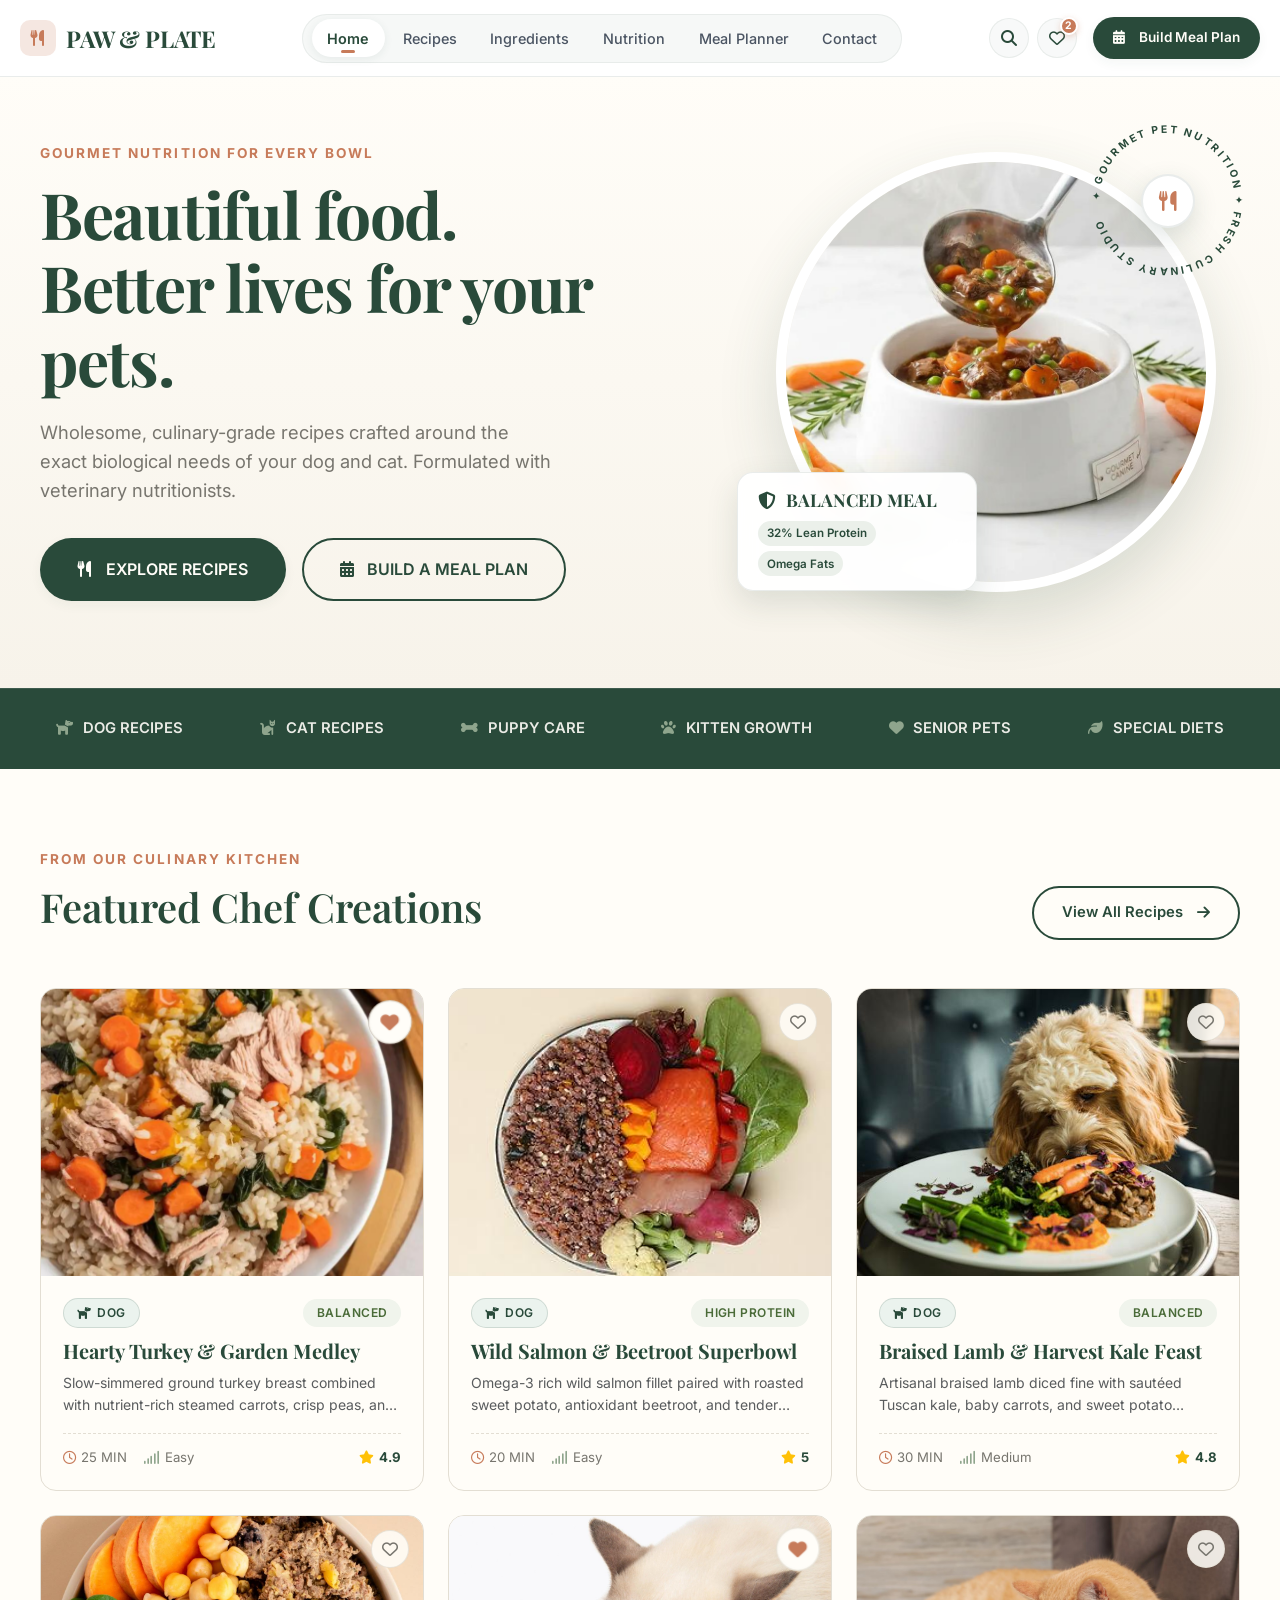
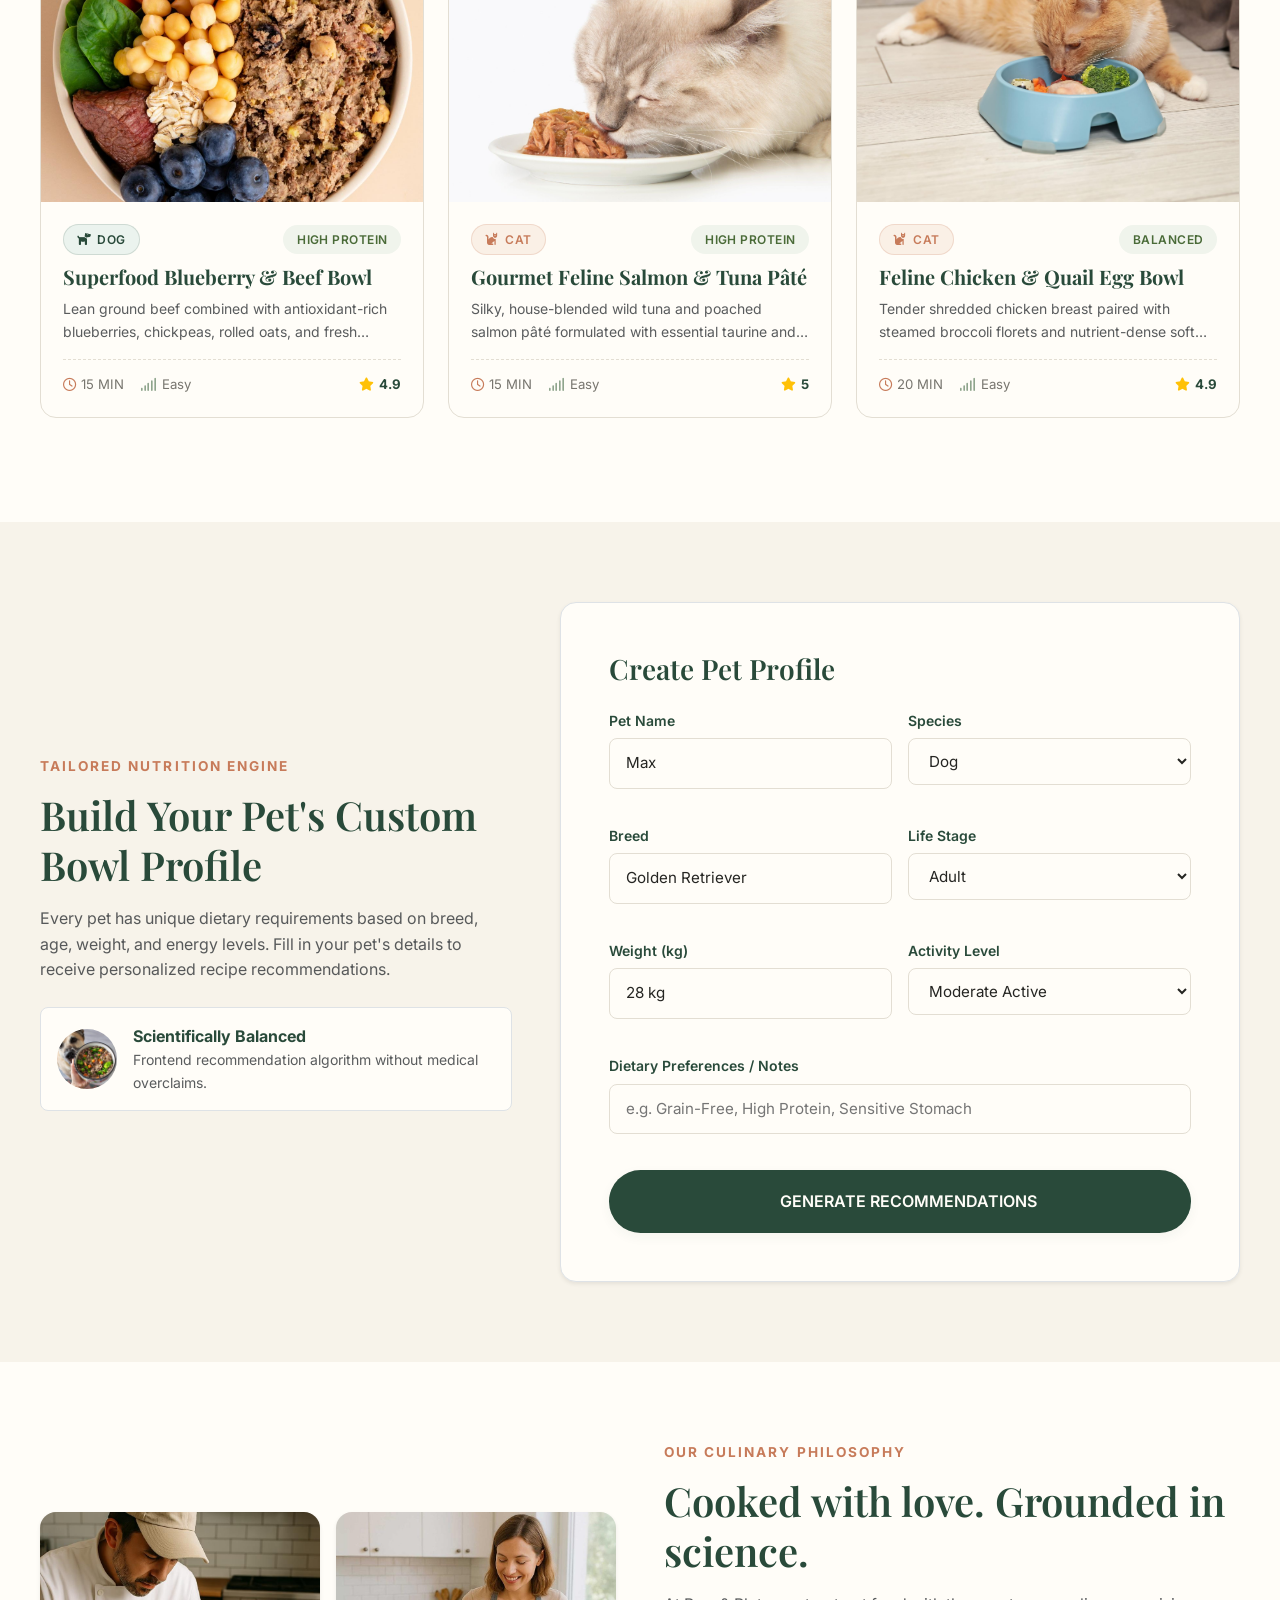
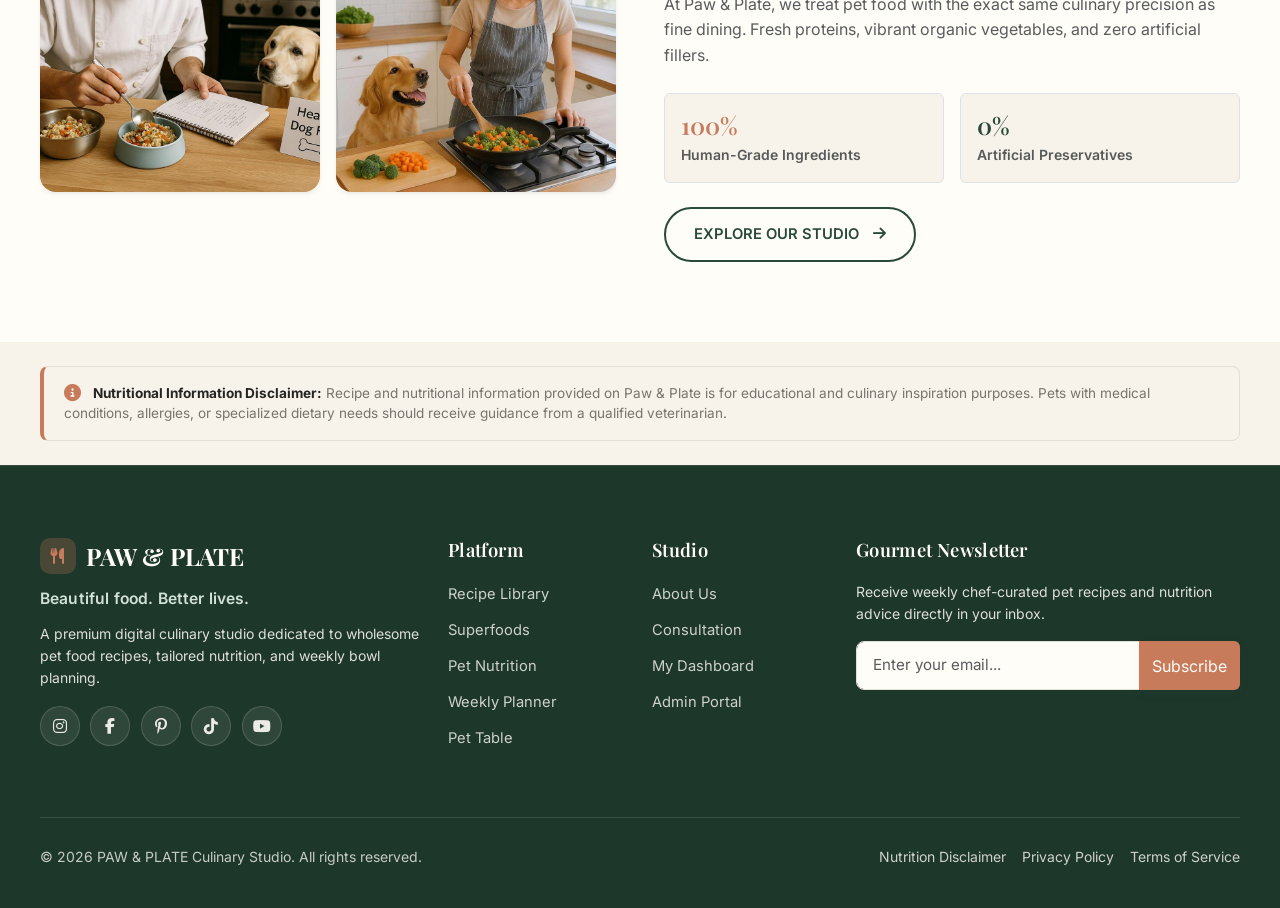
<file: index.html>
<!DOCTYPE html>
<html lang="en">
<head>
  <meta charset="UTF-8">
  <meta name="viewport" content="width=device-width, initial-scale=1.0">
  <title>PAW & PLATE — Gourmet Pet Nutrition & Culinary Studio</title>
  <meta name="description" content="Discover wholesome, culinary pet recipes, personalized meal plans, ingredient guides, and expert pet nutrition advice crafted for dogs and cats.">
  
  <!-- Favicon -->
  <link rel="icon" type="image/svg+xml" href="favicon.svg">
  <!-- Font Awesome CDN -->
  <link rel="stylesheet" href="https://cdnjs.cloudflare.com/ajax/libs/font-awesome/6.4.0/css/all.min.css">
  <!-- Bootstrap 5 CDN -->
  <link rel="stylesheet" href="https://cdn.jsdelivr.net/npm/bootstrap@5.3.0/dist/css/bootstrap.min.css">
  <!-- Master Stylesheet -->
  <link rel="stylesheet" href="assets/css/style.css">
</head>
<body data-page="home">

  <!-- Sticky Navbar -->
  <nav class="navbar navbar-expand-xl paw-navbar">
    <div class="container-custom">

      <!-- Brand Logo -->
      <a class="brand-logo" href="index.html">
        <span class="brand-icon-wrapper"><i class="fas fa-utensils"></i></span> PAW &amp; PLATE
      </a>

      <!-- Desktop Center Nav Links -->
      <div class="d-none d-xl-flex navbar-nav-center">
        <a class="nav-link-paw active" href="index.html">Home</a>
        <a class="nav-link-paw" href="recipes.html">Recipes</a>
        <a class="nav-link-paw" href="ingredients.html">Ingredients</a>
        <a class="nav-link-paw" href="nutrition.html">Nutrition</a>
        <a class="nav-link-paw" href="meal-planner.html">Meal Planner</a>
        <a class="nav-link-paw" href="contact.html">Contact</a>
      </div>

      <!-- Desktop Right Actions -->
      <div class="d-none d-xl-flex align-items-center gap-2">
        <a href="recipes.html" class="header-action-btn" title="Search Recipes"><i class="fas fa-search"></i></a>
        <a href="dashboard.html" class="header-action-btn" title="Saved Favorites">
          <i class="far fa-heart"></i>
          <span class="badge-count" id="favCountBadge">1</span>
        </a>
        <a href="meal-planner.html" class="btn-paw btn-paw-primary btn-paw-sm ms-2">
          <i class="fas fa-calendar-alt me-1"></i> Build Meal Plan
        </a>
      </div>

      <!-- Mobile/Tablet Hamburger -->
      <button class="navbar-toggler border-0 d-xl-none ms-auto" type="button" data-bs-toggle="offcanvas" data-bs-target="#mobileNavOffcanvas" aria-controls="mobileNavOffcanvas">
        <i class="fas fa-bars fa-lg text-forest"></i>
      </button>

    </div>
  </nav>

  <!-- Mobile Offcanvas Drawer -->
  <div class="offcanvas offcanvas-end offcanvas-paw" tabindex="-1" id="mobileNavOffcanvas">
    <div class="offcanvas-header border-bottom">
      <a class="brand-logo" href="index.html"><i class="fas fa-utensils"></i> PAW & PLATE</a>
      <button type="button" class="btn-close text-reset" data-bs-dismiss="offcanvas" aria-label="Close"></button>
    </div>
    <div class="offcanvas-body">
      <ul class="navbar-nav">
        <li><a class="nav-link nav-link-paw active" href="index.html"><i class="fas fa-home me-2 text-sage"></i> Home</a></li>
        <li><a class="nav-link nav-link-paw" href="recipes.html"><i class="fas fa-book-open me-2 text-sage"></i> Recipes</a></li>
        <li><a class="nav-link nav-link-paw" href="ingredients.html"><i class="fas fa-carrot me-2 text-sage"></i> Ingredients</a></li>
        <li><a class="nav-link nav-link-paw" href="nutrition.html"><i class="fas fa-heartbeat me-2 text-sage"></i> Nutrition</a></li>
        <li><a class="nav-link nav-link-paw" href="meal-planner.html"><i class="fas fa-calendar-alt me-2 text-sage"></i> Meal Planner</a></li>
        <li><a class="nav-link nav-link-paw" href="community.html"><i class="fas fa-users me-2 text-sage"></i> Community</a></li>
        <li><a class="nav-link nav-link-paw" href="about.html"><i class="fas fa-info-circle me-2 text-sage"></i> About / Studio</a></li>
        <li><a class="nav-link nav-link-paw" href="contact.html"><i class="fas fa-envelope me-2 text-sage"></i> Contact</a></li>
      </ul>
      <div class="mt-4 pt-3 border-top">
        <a href="meal-planner.html" class="btn-paw btn-paw-primary w-100">BUILD A MEAL PLAN</a>
      </div>
    </div>
  </div>



  <!-- Hero Section -->
  <section class="hero-wrapper">
    <div class="container-custom">
      <div class="row align-items-center g-5">
        <div class="col-lg-6 reveal-left">
          <div class="hero-subtitle">GOURMET NUTRITION FOR EVERY BOWL</div>
          <h1 class="hero-title">Beautiful food. <br>Better lives for your pets.</h1>
          <p class="hero-description">
            Wholesome, culinary-grade recipes crafted around the exact biological needs of your dog and cat. Formulated with veterinary nutritionists.
          </p>
          <div class="d-flex flex-wrap gap-3">
            <a href="recipes.html" class="btn-paw btn-paw-primary btn-paw-lg">
              <i class="fas fa-utensils me-1"></i> EXPLORE RECIPES
            </a>
            <a href="meal-planner.html" class="btn-paw btn-paw-outline btn-paw-lg">
              <i class="fas fa-calendar-alt me-1"></i> BUILD A MEAL PLAN
            </a>
          </div>
        </div>

        <div class="col-lg-6 reveal-right text-center text-lg-end">
          <div class="hero-circle-wrapper position-relative d-inline-block">
            
            <!-- Circular Rotating Text Stamp -->
            <div class="rotating-text-stamp">
              <svg viewBox="0 0 220 220" class="rotating-text-svg">
                <path id="circleTextPath" d="M 110, 110 m -85, 0 a 85,85 0 1,1 170,0 a 85,85 0 1,1 -170,0" fill="none" />
                <text font-size="13" font-weight="700" letter-spacing="3" fill="#294A3A">
                  <textPath href="#circleTextPath" startOffset="0%">✦ GOURMET PET NUTRITION ✦ FRESH CULINARY STUDIO </textPath>
                </text>
              </svg>
              <div class="stamp-center-icon">
                <i class="fas fa-utensils text-terracotta"></i>
              </div>
            </div>

            <!-- Circular Image Frame -->
            <div class="hero-img-circle">
              <img src="assets/images/1.jpg" alt="Gourmet Pet Food Bowl">
            </div>

            <!-- Corner Nutrition Badge -->
            <div class="hero-circle-badge">
              <div class="badge-header"><i class="fas fa-shield-alt text-forest me-1"></i> BALANCED MEAL</div>
              <div class="badge-tags mt-1">
                <span class="badge-tag-item">32% Lean Protein</span>
                <span class="badge-tag-item">Omega Fats</span>
              </div>
            </div>

          </div>
        </div>
      </div>
    </div>
  </section>

  <!-- Category & Trust Bar -->
  <section class="trust-bar">
    <div class="container-custom">
      <div class="d-flex flex-wrap align-items-center justify-content-between gap-2">
        <a href="recipes.html?cat=dog" class="trust-item"><i class="fas fa-dog"></i> DOG RECIPES</a>
        <a href="recipes.html?cat=cat" class="trust-item"><i class="fas fa-cat"></i> CAT RECIPES</a>
        <a href="recipes.html?cat=puppy" class="trust-item"><i class="fas fa-bone"></i> PUPPY CARE</a>
        <a href="recipes.html?cat=kitten" class="trust-item"><i class="fas fa-paw"></i> KITTEN GROWTH</a>
        <a href="recipes.html?cat=senior" class="trust-item"><i class="fas fa-heart"></i> SENIOR PETS</a>
        <a href="recipes.html?cat=special" class="trust-item"><i class="fas fa-leaf"></i> SPECIAL DIETS</a>
      </div>
    </div>
  </section>

  <!-- Featured Recipes Section -->
  <section class="section-padding bg-warm-white">
    <div class="container-custom">
      <div class="d-flex flex-wrap align-items-end justify-content-between mb-5 reveal">
        <div>
          <div class="hero-subtitle">FROM OUR CULINARY KITCHEN</div>
          <h2 class="display-6 font-heading">Featured Chef Creations</h2>
        </div>
        <a href="recipes.html" class="btn-paw btn-paw-outline">View All Recipes <i class="fas fa-arrow-right ms-1"></i></a>
      </div>

      <div class="row" id="featuredRecipesGrid">
        <!-- JS dynamically populates top 6 recipes -->
      </div>
    </div>
  </section>

  <!-- Pet Profile Builder Section -->
  <section class="section-padding bg-cream">
    <div class="container-custom">
      <div class="row align-items-center g-5">
        <div class="col-lg-5 reveal-left">
          <div class="hero-subtitle">TAILORED NUTRITION ENGINE</div>
          <h2 class="display-6 font-heading mb-3">Build Your Pet's Custom Bowl Profile</h2>
          <p class="text-muted mb-4">
            Every pet has unique dietary requirements based on breed, age, weight, and energy levels. Fill in your pet's details to receive personalized recipe recommendations.
          </p>
          <div class="d-flex align-items-center gap-3 p-3 bg-warm-white border rounded-3 mb-3">
            <img src="assets/images/10.jpg" alt="Golden Retriever" style="width:60px;height:60px;object-fit:cover;border-radius:50%;">
            <div>
              <div class="fw-bold text-forest">Scientifically Balanced</div>
              <div class="small text-muted">Frontend recommendation algorithm without medical overclaims.</div>
            </div>
          </div>
        </div>

        <div class="col-lg-7 reveal-right">
          <div class="bg-warm-white p-3 p-sm-4 p-md-5 rounded-4 border shadow-sm">
            <h3 class="font-heading mb-4 text-forest">Create Pet Profile</h3>
            <form id="homePetProfileForm">
              <div class="row g-3">
                <div class="col-md-6 form-paw-group">
                  <label class="form-paw-label">Pet Name</label>
                  <input type="text" class="form-paw-control" id="petName" value="Max" required>
                </div>
                <div class="col-md-6 form-paw-group">
                  <label class="form-paw-label">Species</label>
                  <select class="form-paw-control" id="petSpecies">
                    <option value="dog" selected>Dog</option>
                    <option value="cat">Cat</option>
                  </select>
                </div>
                <div class="col-md-6 form-paw-group">
                  <label class="form-paw-label">Breed</label>
                  <input type="text" class="form-paw-control" id="petBreed" value="Golden Retriever">
                </div>
                <div class="col-md-6 form-paw-group">
                  <label class="form-paw-label">Life Stage</label>
                  <select class="form-paw-control" id="petLifeStage">
                    <option value="puppy">Puppy / Kitten</option>
                    <option value="adult" selected>Adult</option>
                    <option value="senior">Senior</option>
                  </select>
                </div>
                <div class="col-md-6 form-paw-group">
                  <label class="form-paw-label">Weight (kg)</label>
                  <input type="text" class="form-paw-control" id="petWeight" value="28 kg">
                </div>
                <div class="col-md-6 form-paw-group">
                  <label class="form-paw-label">Activity Level</label>
                  <select class="form-paw-control" id="petActivity">
                    <option value="Low">Low / Indoor</option>
                    <option value="Moderate" selected>Moderate Active</option>
                    <option value="High">High Energy / Outdoor</option>
                  </select>
                </div>
                <div class="col-12 form-paw-group">
                  <label class="form-paw-label">Dietary Preferences / Notes</label>
                  <input type="text" class="form-paw-control" id="petPreferences" placeholder="e.g. Grain-Free, High Protein, Sensitive Stomach">
                </div>
                <div class="col-12 mt-3">
                  <button type="submit" class="btn-paw btn-paw-primary w-100 btn-paw-lg">
                    <i class="fas fa-sparkles me-2"></i> GENERATE RECOMMENDATIONS
                  </button>
                </div>
              </div>
            </form>
          </div>
        </div>
      </div>
    </div>
  </section>

  <!-- Culinary Studio Feature Showcase -->
  <section class="section-padding bg-warm-white">
    <div class="container-custom">
      <div class="row align-items-center g-5">
        <div class="col-lg-6 order-lg-2 reveal-right">
          <div class="hero-subtitle">OUR CULINARY PHILOSOPHY</div>
          <h2 class="display-6 font-heading mb-3">Cooked with love. Grounded in science.</h2>
          <p class="text-muted mb-4">
            At Paw & Plate, we treat pet food with the exact same culinary precision as fine dining. Fresh proteins, vibrant organic vegetables, and zero artificial fillers.
          </p>
          <div class="row g-3 mb-4">
            <div class="col-6">
              <div class="p-3 bg-cream rounded border">
                <div class="h4 font-heading text-terracotta mb-1">100%</div>
                <div class="small text-muted fw-semibold">Human-Grade Ingredients</div>
              </div>
            </div>
            <div class="col-6">
              <div class="p-3 bg-cream rounded border">
                <div class="h4 font-heading text-forest mb-1">0%</div>
                <div class="small text-muted fw-semibold">Artificial Preservatives</div>
              </div>
            </div>
          </div>
          <a href="about.html" class="btn-paw btn-paw-outline">EXPLORE OUR STUDIO <i class="fas fa-arrow-right ms-1"></i></a>
        </div>

        <div class="col-lg-6 order-lg-1 reveal-left">
          <div class="row g-3">
            <div class="col-6">
              <img src="assets/images/25.jpg" alt="Chef preparing pet bowl" class="img-fluid rounded-4 shadow-sm" style="height:280px;width:100%;object-fit:cover;">
            </div>
            <div class="col-6">
              <img src="assets/images/20.jpg" alt="Woman cooking fresh veggies for dog" class="img-fluid rounded-4 shadow-sm" style="height:280px;width:100%;object-fit:cover;">
            </div>
          </div>
        </div>
      </div>
    </div>
  </section>

  <!-- Safety & Educational Disclaimer -->
  <section class="py-4 bg-cream">
    <div class="container-custom">
      <div class="disclaimer-banner reveal">
        <i class="fas fa-info-circle text-terracotta fa-lg me-2"></i>
        <strong>Nutritional Information Disclaimer:</strong> Recipe and nutritional information provided on Paw & Plate is for educational and culinary inspiration purposes. Pets with medical conditions, allergies, or specialized dietary needs should receive guidance from a qualified veterinarian.
      </div>
    </div>
  </section>

  <!-- Footer -->
  <!-- Footer -->
  <footer class="paw-footer">
    <div class="container-custom">
      <div class="row g-4">
        <div class="col-lg-4">
          <a href="index.html" class="footer-brand"><span class="brand-icon-wrapper"><i class="fas fa-utensils"></i></span> PAW &amp; PLATE</a>
          <div class="footer-tagline">Beautiful food. Better lives.</div>
          <p class="small text-muted mb-3">
            A premium digital culinary studio dedicated to wholesome pet food recipes, tailored nutrition, and weekly bowl planning.
          </p>
          <div class="footer-social-icons">
            <a href="#" class="social-icon-btn" aria-label="Instagram" title="Instagram"><i class="fab fa-instagram"></i></a>
            <a href="#" class="social-icon-btn" aria-label="Facebook" title="Facebook"><i class="fab fa-facebook-f"></i></a>
            <a href="#" class="social-icon-btn" aria-label="Pinterest" title="Pinterest"><i class="fab fa-pinterest-p"></i></a>
            <a href="#" class="social-icon-btn" aria-label="TikTok" title="TikTok"><i class="fab fa-tiktok"></i></a>
            <a href="#" class="social-icon-btn" aria-label="YouTube" title="YouTube"><i class="fab fa-youtube"></i></a>
          </div>
        </div>
        <div class="col-lg-2 col-md-4">
          <h4 class="footer-heading">Platform</h4>
          <ul class="footer-links">
            <li><a href="recipes.html">Recipe Library</a></li>
            <li><a href="ingredients.html">Superfoods</a></li>
            <li><a href="nutrition.html">Pet Nutrition</a></li>
            <li><a href="meal-planner.html">Weekly Planner</a></li>
            <li><a href="community.html">Pet Table</a></li>
          </ul>
        </div>
        <div class="col-lg-2 col-md-4">
          <h4 class="footer-heading">Studio</h4>
          <ul class="footer-links">
            <li><a href="about.html">About Us</a></li>
            <li><a href="contact.html">Consultation</a></li>
            <li><a href="dashboard.html">My Dashboard</a></li>
            <li><a href="admin.html">Admin Portal</a></li>
          </ul>
        </div>
        <div class="col-lg-4 col-md-4">
          <h4 class="footer-heading">Gourmet Newsletter</h4>
          <p class="small text-muted mb-3">Receive weekly chef-curated pet recipes and nutrition advice directly in your inbox.</p>
          <div class="input-group">
            <input type="email" class="form-control form-paw-control" placeholder="Enter your email...">
            <button class="btn btn-paw-terracotta" type="button">Subscribe</button>
          </div>
        </div>
      </div>

      <div class="footer-bottom">
        <div>&copy; 2026 PAW &amp; PLATE Culinary Studio. All rights reserved.</div>
        <div class="d-flex gap-3">
          <a href="nutrition.html">Nutrition Disclaimer</a>
          <a href="contact.html">Privacy Policy</a>
          <a href="contact.html">Terms of Service</a>
        </div>
      </div>
    </div>
  </footer>

  <!-- Profile Result Modal -->
  <div class="modal fade" id="profileResultModal" tabindex="-1" aria-hidden="true">
    <div class="modal-dialog modal-lg modal-dialog-centered">
      <div class="modal-content bg-warm-white border-0 shadow-lg">
        <div class="modal-header border-bottom">
          <h5 class="modal-title font-heading text-forest"><i class="fas fa-sparkles text-terracotta me-2"></i> Custom Nutrition Protocol Created</h5>
          <button type="button" class="btn-close" data-bs-dismiss="modal" aria-label="Close"></button>
        </div>
        <div class="modal-body p-4" id="recommendedRecipesContainer">
          <!-- JS fills recommended recipe cards -->
        </div>
        <div class="modal-footer border-top">
          <button type="button" class="btn-paw btn-paw-outline btn-paw-sm" data-bs-dismiss="modal">Close</button>
          <a href="meal-planner.html" class="btn-paw btn-paw-primary btn-paw-sm">Add to Meal Planner</a>
        </div>
      </div>
    </div>
  </div>

  <!-- Scripts -->
  <script src="https://cdn.jsdelivr.net/npm/bootstrap@5.3.0/dist/js/bootstrap.bundle.min.js"></script>
  <script src="assets/js/main.js"></script>
</body>
</html>
</file>
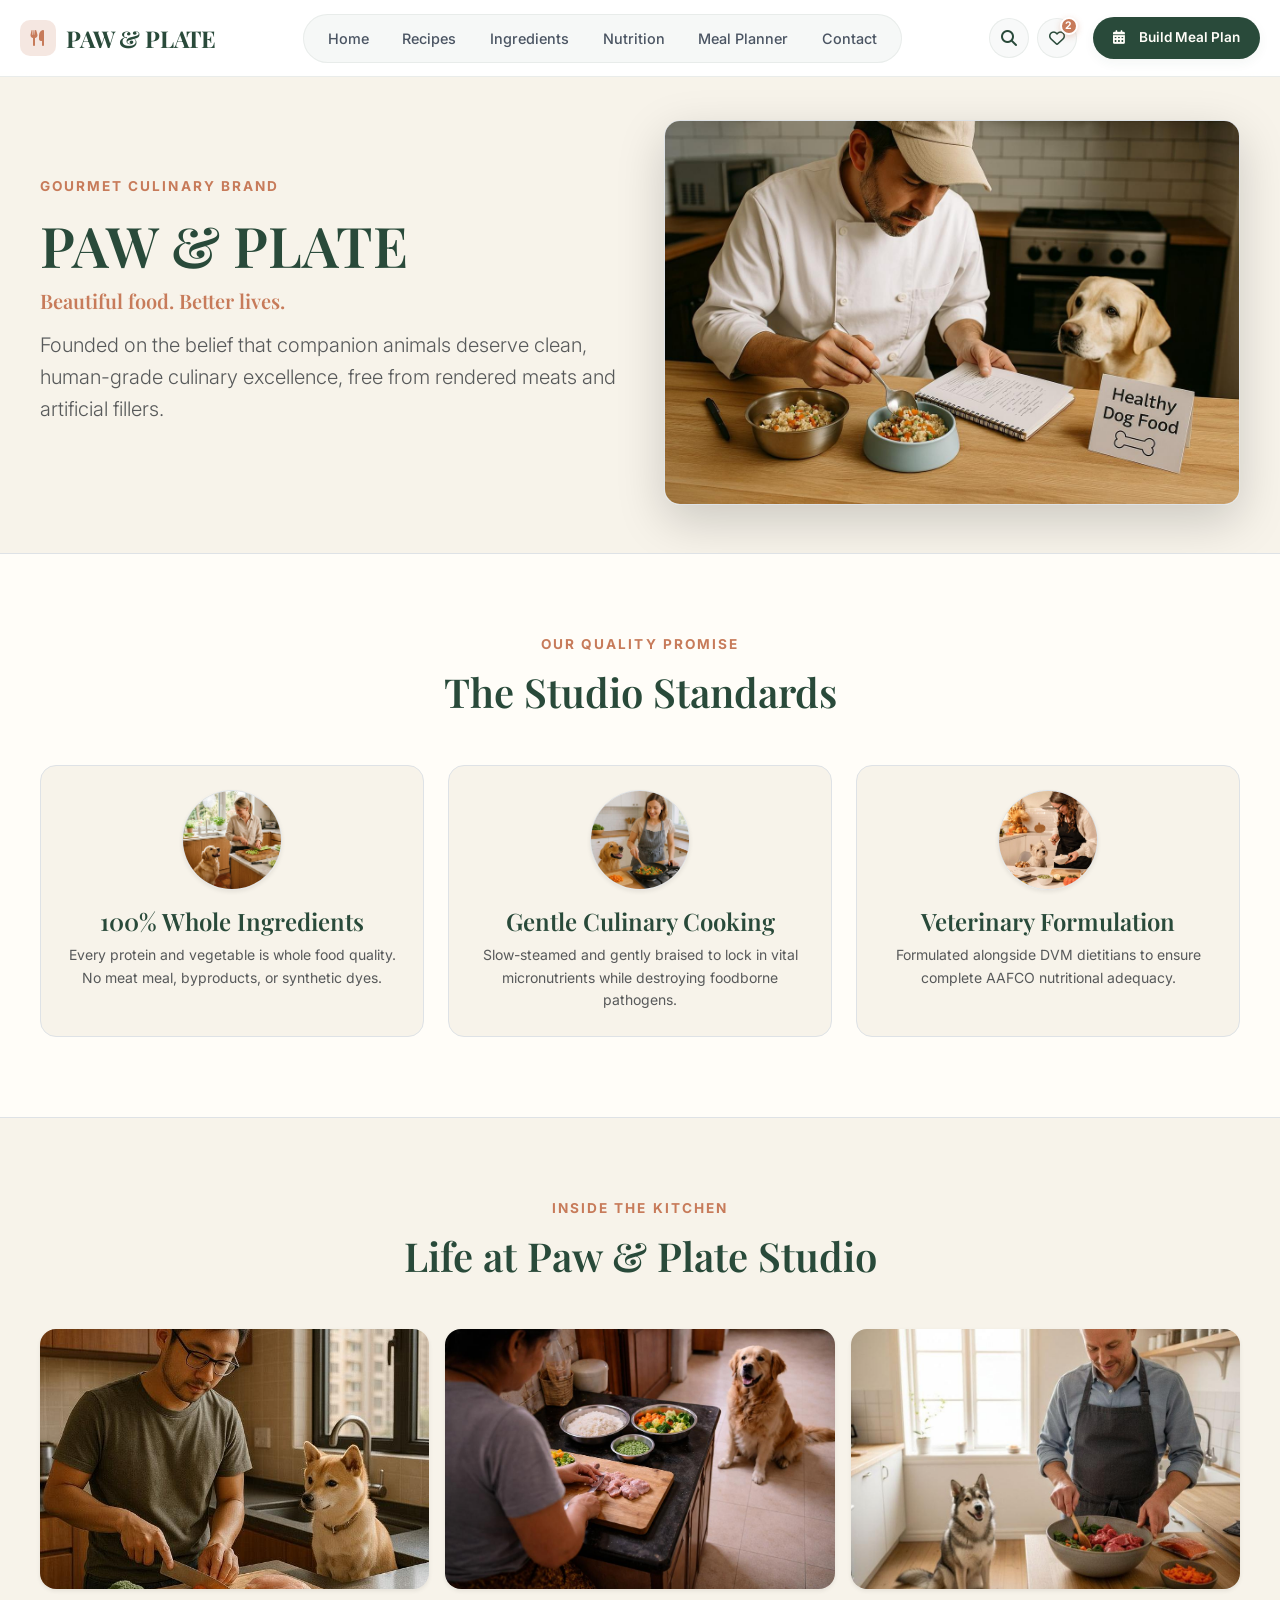
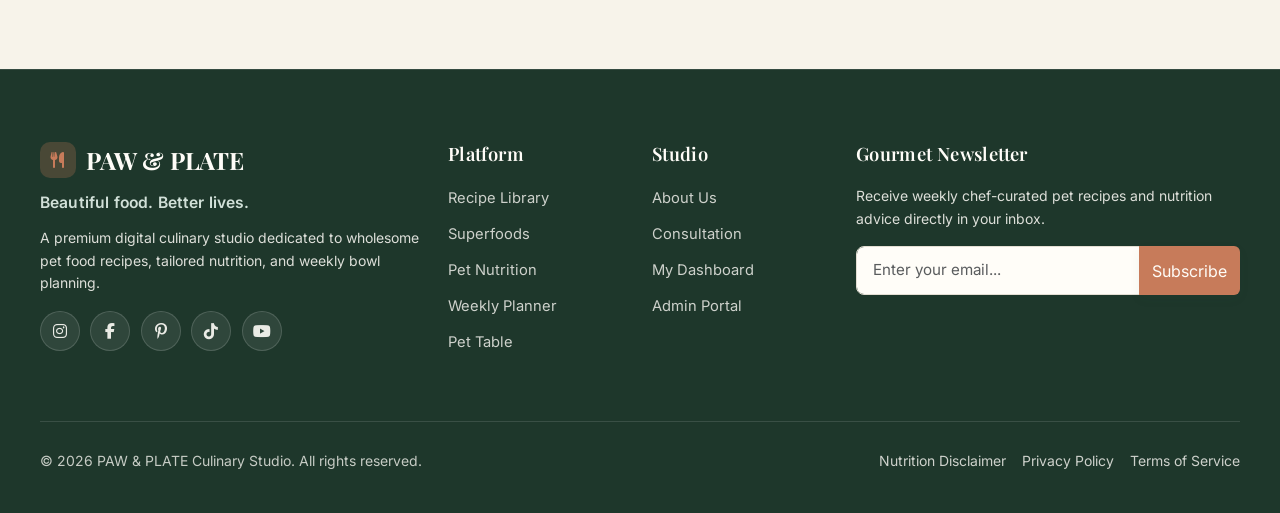
<file: about.html>
<!DOCTYPE html>
<html lang="en">
<head>
  <meta charset="UTF-8">
  <meta name="viewport" content="width=device-width, initial-scale=1.0">
  <title>About Our Culinary Studio — PAW & PLATE</title>
  <meta name="description" content="Learn about Paw & Plate's culinary studio philosophy, human-grade ingredient standards, and veterinary nutrition partnership.">
  
  <!-- Favicon -->
  <link rel="icon" type="image/svg+xml" href="favicon.svg">
  <link rel="stylesheet" href="https://cdnjs.cloudflare.com/ajax/libs/font-awesome/6.4.0/css/all.min.css">
  <link rel="stylesheet" href="https://cdn.jsdelivr.net/npm/bootstrap@5.3.0/dist/css/bootstrap.min.css">
  <link rel="stylesheet" href="assets/css/style.css">
</head>
<body data-page="about">

  <!-- Sticky Navbar -->
  <nav class="navbar navbar-expand-xl paw-navbar">
    <div class="container-custom">

      <!-- Brand Logo -->
      <a class="brand-logo" href="index.html">
        <span class="brand-icon-wrapper"><i class="fas fa-utensils"></i></span> PAW &amp; PLATE
      </a>

      <!-- Desktop Center Nav Links -->
      <div class="d-none d-xl-flex navbar-nav-center">
        <a class="nav-link-paw active" href="index.html">Home</a>
        <a class="nav-link-paw" href="recipes.html">Recipes</a>
        <a class="nav-link-paw" href="ingredients.html">Ingredients</a>
        <a class="nav-link-paw" href="nutrition.html">Nutrition</a>
        <a class="nav-link-paw" href="meal-planner.html">Meal Planner</a>
        <a class="nav-link-paw" href="contact.html">Contact</a>
      </div>

      <!-- Desktop Right Actions -->
      <div class="d-none d-xl-flex align-items-center gap-2">
        <a href="recipes.html" class="header-action-btn" title="Search Recipes"><i class="fas fa-search"></i></a>
        <a href="dashboard.html" class="header-action-btn" title="Saved Favorites">
          <i class="far fa-heart"></i>
          <span class="badge-count" id="favCountBadge">1</span>
        </a>
        <a href="meal-planner.html" class="btn-paw btn-paw-primary btn-paw-sm ms-2">
          <i class="fas fa-calendar-alt me-1"></i> Build Meal Plan
        </a>
      </div>

      <!-- Mobile/Tablet Hamburger -->
      <button class="navbar-toggler border-0 d-xl-none ms-auto" type="button" data-bs-toggle="offcanvas" data-bs-target="#mobileNavOffcanvas" aria-controls="mobileNavOffcanvas">
        <i class="fas fa-bars fa-lg text-forest"></i>
      </button>

    </div>
  </nav>

  <!-- Mobile Offcanvas Drawer -->
  <div class="offcanvas offcanvas-end offcanvas-paw" tabindex="-1" id="mobileNavOffcanvas">
    <div class="offcanvas-header border-bottom">
      <a class="brand-logo" href="index.html"><i class="fas fa-utensils"></i> PAW & PLATE</a>
      <button type="button" class="btn-close text-reset" data-bs-dismiss="offcanvas" aria-label="Close"></button>
    </div>
    <div class="offcanvas-body">
      <ul class="navbar-nav">
        <li><a class="nav-link nav-link-paw" href="index.html"><i class="fas fa-home me-2 text-sage"></i> Home</a></li>
        <li><a class="nav-link nav-link-paw" href="recipes.html"><i class="fas fa-book-open me-2 text-sage"></i> Recipes</a></li>
        <li><a class="nav-link nav-link-paw" href="ingredients.html"><i class="fas fa-carrot me-2 text-sage"></i> Ingredients</a></li>
        <li><a class="nav-link nav-link-paw" href="nutrition.html"><i class="fas fa-heartbeat me-2 text-sage"></i> Nutrition</a></li>
        <li><a class="nav-link nav-link-paw" href="meal-planner.html"><i class="fas fa-calendar-alt me-2 text-sage"></i> Meal Planner</a></li>
        <li><a class="nav-link nav-link-paw" href="community.html"><i class="fas fa-users me-2 text-sage"></i> Community</a></li>
        <li><a class="nav-link nav-link-paw active" href="about.html"><i class="fas fa-info-circle me-2 text-sage"></i> About / Studio</a></li>
        <li><a class="nav-link nav-link-paw" href="contact.html"><i class="fas fa-envelope me-2 text-sage"></i> Contact</a></li>
      </ul>
      <div class="mt-4 pt-3 border-top">
        <a href="meal-planner.html" class="btn-paw btn-paw-primary w-100">BUILD A MEAL PLAN</a>
      </div>
    </div>
  </div>



  <!-- Header Section -->
  <section class="bg-cream py-5 border-bottom">
    <div class="container-custom">
      <div class="row align-items-center g-5">
        <div class="col-lg-6 reveal-left">
          <div class="hero-subtitle">GOURMET CULINARY BRAND</div>
          <h1 class="display-4 font-heading text-forest mb-2">PAW & PLATE</h1>
          <div class="h5 text-terracotta font-heading mb-3">Beautiful food. Better lives.</div>
          <p class="lead text-muted mb-4">
            Founded on the belief that companion animals deserve clean, human-grade culinary excellence, free from rendered meats and artificial fillers.
          </p>
        </div>
        <div class="col-lg-6 reveal-right">
          <img src="assets/images/25.jpg" alt="Chef preparing pet meal" class="img-fluid rounded-4 shadow-lg border">
        </div>
      </div>
    </div>
  </section>

  <!-- Our Studio Values Section -->
  <section class="section-padding bg-warm-white">
    <div class="container-custom">
      <div class="text-center mb-5 reveal">
        <div class="hero-subtitle">OUR QUALITY PROMISE</div>
        <h2 class="display-6 font-heading">The Studio Standards</h2>
      </div>

      <div class="row g-4">
        <div class="col-md-4 reveal">
          <div class="bg-cream p-4 rounded-4 border h-100 text-center">
            <img src="assets/images/21.jpg" alt="Chopping fresh celery" class="rounded-circle mb-3 border shadow-sm" style="width:100px;height:100px;object-fit:cover;">
            <h4 class="font-heading text-forest mb-2">100% Whole Ingredients</h4>
            <p class="small text-muted mb-0">Every protein and vegetable is whole food quality. No meat meal, byproducts, or synthetic dyes.</p>
          </div>
        </div>
        <div class="col-md-4 reveal">
          <div class="bg-cream p-4 rounded-4 border h-100 text-center">
            <img src="assets/images/20.jpg" alt="Cooking fresh broccoli" class="rounded-circle mb-3 border shadow-sm" style="width:100px;height:100px;object-fit:cover;">
            <h4 class="font-heading text-forest mb-2">Gentle Culinary Cooking</h4>
            <p class="small text-muted mb-0">Slow-steamed and gently braised to lock in vital micronutrients while destroying foodborne pathogens.</p>
          </div>
        </div>
        <div class="col-md-4 reveal">
          <div class="bg-cream p-4 rounded-4 border h-100 text-center">
            <img src="assets/images/38.jpg" alt="Chef with dog" class="rounded-circle mb-3 border shadow-sm" style="width:100px;height:100px;object-fit:cover;">
            <h4 class="font-heading text-forest mb-2">Veterinary Formulation</h4>
            <p class="small text-muted mb-0">Formulated alongside DVM dietitians to ensure complete AAFCO nutritional adequacy.</p>
          </div>
        </div>
      </div>
    </div>
  </section>

  <!-- Studio Photo Gallery -->
  <section class="section-padding bg-cream border-top">
    <div class="container-custom">
      <div class="text-center mb-5 reveal">
        <div class="hero-subtitle">INSIDE THE KITCHEN</div>
        <h2 class="display-6 font-heading">Life at Paw & Plate Studio</h2>
      </div>

      <div class="row g-3">
        <div class="col-md-4 reveal">
          <img src="assets/images/52.jpg" alt="Culinary prep" class="img-fluid rounded-4 shadow-sm w-100" style="height:260px;object-fit:cover;">
        </div>
        <div class="col-md-4 reveal">
          <img src="assets/images/53.jpg" alt="Prepping raw chicken" class="img-fluid rounded-4 shadow-sm w-100" style="height:260px;object-fit:cover;">
        </div>
        <div class="col-md-4 reveal">
          <img src="assets/images/54.jpg" alt="Mixing beef stew" class="img-fluid rounded-4 shadow-sm w-100" style="height:260px;object-fit:cover;">
        </div>
      </div>
    </div>
  </section>

  <!-- Footer -->
  <footer class="paw-footer">
    <div class="container-custom">
      <div class="row g-4">
        <div class="col-lg-4">
          <a href="index.html" class="footer-brand"><span class="brand-icon-wrapper"><i class="fas fa-utensils"></i></span> PAW &amp; PLATE</a>
          <div class="footer-tagline">Beautiful food. Better lives.</div>
          <p class="small text-muted mb-3">
            A premium digital culinary studio dedicated to wholesome pet food recipes, tailored nutrition, and weekly bowl planning.
          </p>
          <div class="footer-social-icons">
            <a href="#" class="social-icon-btn" aria-label="Instagram" title="Instagram"><i class="fab fa-instagram"></i></a>
            <a href="#" class="social-icon-btn" aria-label="Facebook" title="Facebook"><i class="fab fa-facebook-f"></i></a>
            <a href="#" class="social-icon-btn" aria-label="Pinterest" title="Pinterest"><i class="fab fa-pinterest-p"></i></a>
            <a href="#" class="social-icon-btn" aria-label="TikTok" title="TikTok"><i class="fab fa-tiktok"></i></a>
            <a href="#" class="social-icon-btn" aria-label="YouTube" title="YouTube"><i class="fab fa-youtube"></i></a>
          </div>
        </div>
        <div class="col-lg-2 col-md-4">
          <h4 class="footer-heading">Platform</h4>
          <ul class="footer-links">
            <li><a href="recipes.html">Recipe Library</a></li>
            <li><a href="ingredients.html">Superfoods</a></li>
            <li><a href="nutrition.html">Pet Nutrition</a></li>
            <li><a href="meal-planner.html">Weekly Planner</a></li>
            <li><a href="community.html">Pet Table</a></li>
          </ul>
        </div>
        <div class="col-lg-2 col-md-4">
          <h4 class="footer-heading">Studio</h4>
          <ul class="footer-links">
            <li><a href="about.html">About Us</a></li>
            <li><a href="contact.html">Consultation</a></li>
            <li><a href="dashboard.html">My Dashboard</a></li>
            <li><a href="admin.html">Admin Portal</a></li>
          </ul>
        </div>
        <div class="col-lg-4 col-md-4">
          <h4 class="footer-heading">Gourmet Newsletter</h4>
          <p class="small text-muted mb-3">Receive weekly chef-curated pet recipes and nutrition advice directly in your inbox.</p>
          <div class="input-group">
            <input type="email" class="form-control form-paw-control" placeholder="Enter your email...">
            <button class="btn btn-paw-terracotta" type="button">Subscribe</button>
          </div>
        </div>
      </div>

      <div class="footer-bottom">
        <div>&copy; 2026 PAW &amp; PLATE Culinary Studio. All rights reserved.</div>
        <div class="d-flex gap-3">
          <a href="nutrition.html">Nutrition Disclaimer</a>
          <a href="contact.html">Privacy Policy</a>
          <a href="contact.html">Terms of Service</a>
        </div>
      </div>
    </div>
  </footer>

  <script src="https://cdn.jsdelivr.net/npm/bootstrap@5.3.0/dist/js/bootstrap.bundle.min.js"></script>
  <script src="assets/js/main.js"></script>
</body>
</html>
</file>
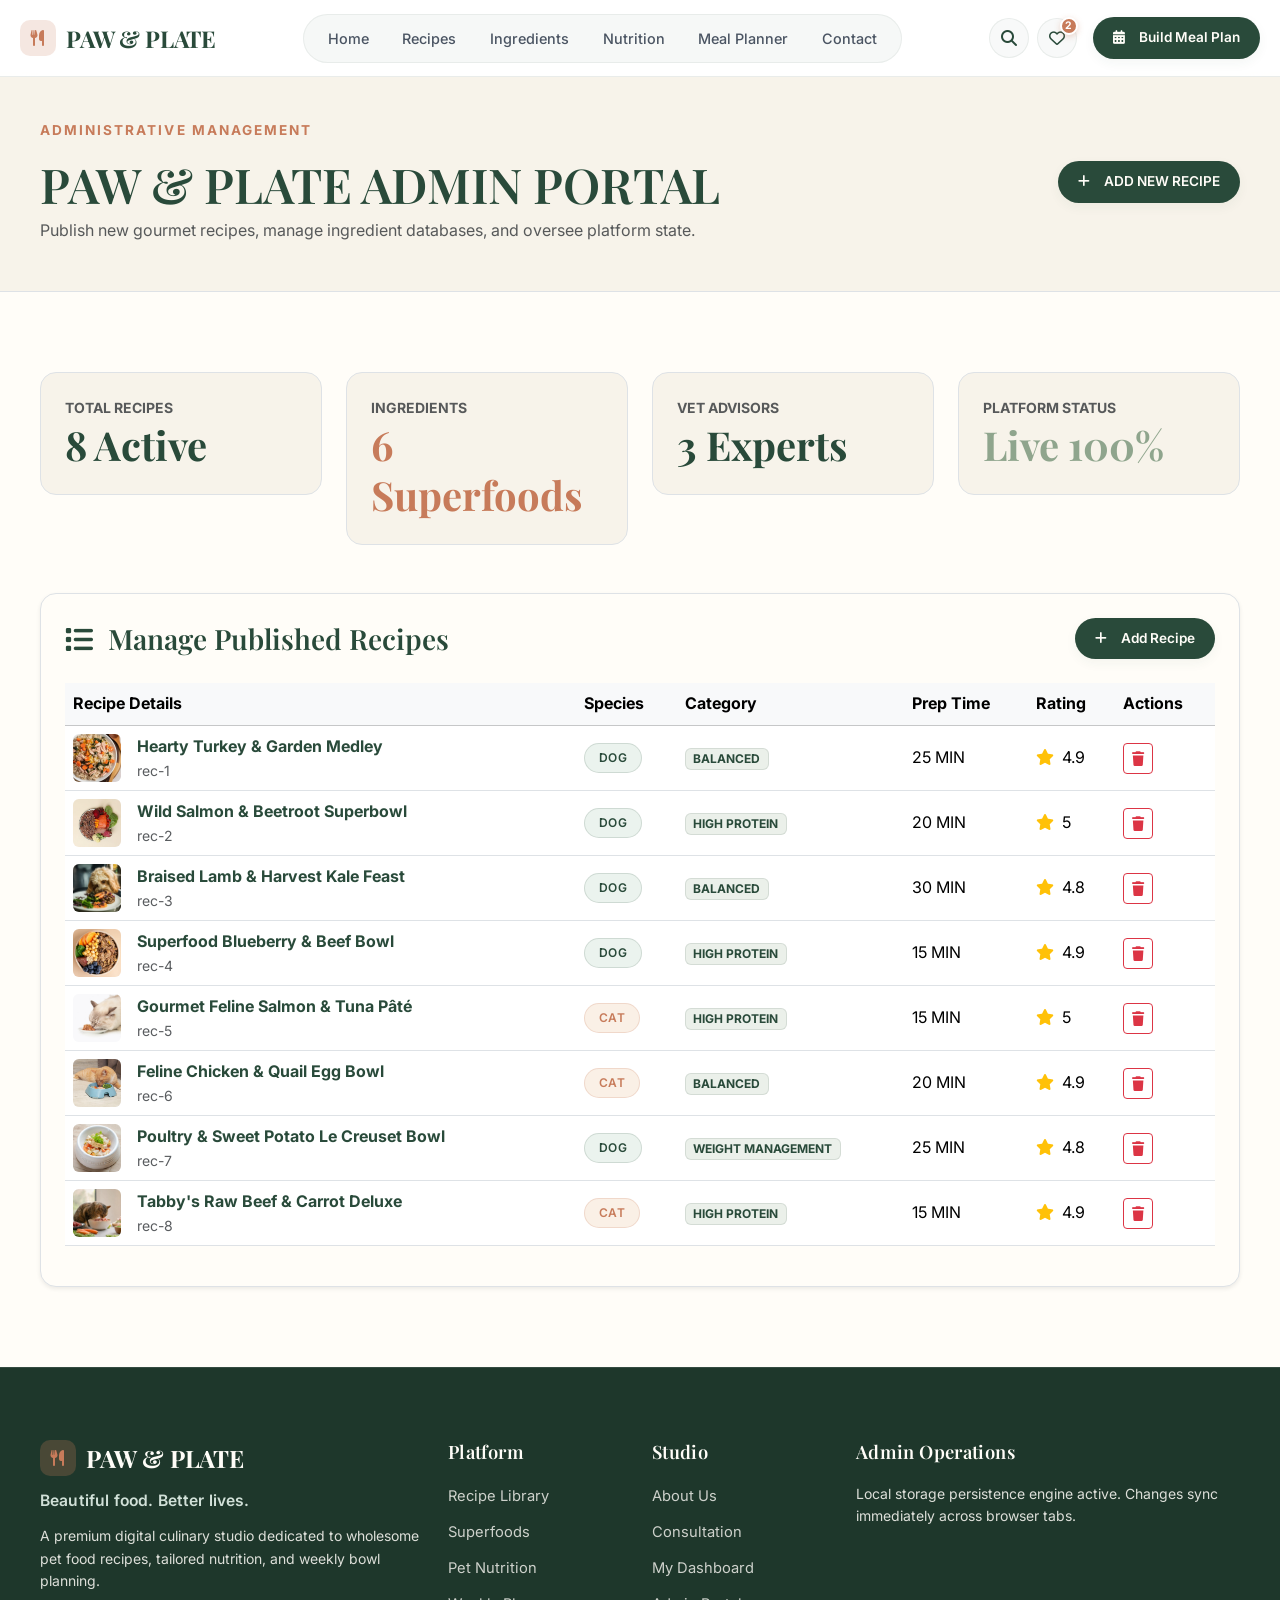
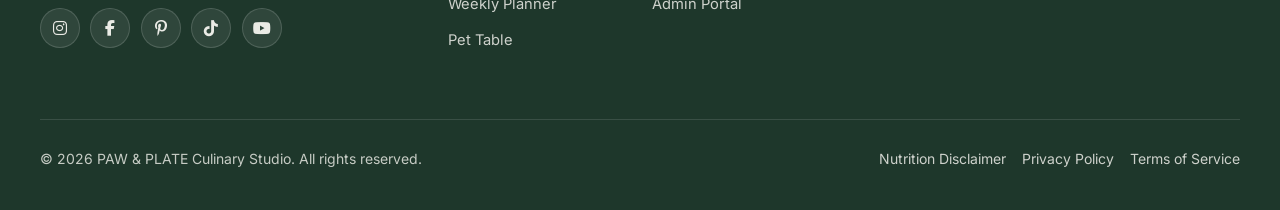
<file: admin.html>
<!DOCTYPE html>
<html lang="en">
<head>
  <meta charset="UTF-8">
  <meta name="viewport" content="width=device-width, initial-scale=1.0">
  <title>Admin Portal — PAW & PLATE</title>
  <meta name="description" content="Paw & Plate Administrative Dashboard to publish, edit, and manage recipes, ingredients, and platform content.">
  
  <!-- Favicon -->
  <link rel="icon" type="image/svg+xml" href="favicon.svg">
  <link rel="stylesheet" href="https://cdnjs.cloudflare.com/ajax/libs/font-awesome/6.4.0/css/all.min.css">
  <link rel="stylesheet" href="https://cdn.jsdelivr.net/npm/bootstrap@5.3.0/dist/css/bootstrap.min.css">
  <link rel="stylesheet" href="assets/css/style.css">
</head>
<body data-page="admin">

  <!-- Sticky Navbar -->
  <nav class="navbar navbar-expand-xl paw-navbar">
    <div class="container-custom">

      <!-- Brand Logo -->
      <a class="brand-logo" href="index.html">
        <span class="brand-icon-wrapper"><i class="fas fa-utensils"></i></span> PAW &amp; PLATE
      </a>

      <!-- Desktop Center Nav Links -->
      <div class="d-none d-xl-flex navbar-nav-center">
        <a class="nav-link-paw active" href="index.html">Home</a>
        <a class="nav-link-paw" href="recipes.html">Recipes</a>
        <a class="nav-link-paw" href="ingredients.html">Ingredients</a>
        <a class="nav-link-paw" href="nutrition.html">Nutrition</a>
        <a class="nav-link-paw" href="meal-planner.html">Meal Planner</a>
        <a class="nav-link-paw" href="contact.html">Contact</a>
      </div>

      <!-- Desktop Right Actions -->
      <div class="d-none d-xl-flex align-items-center gap-2">
        <a href="recipes.html" class="header-action-btn" title="Search Recipes"><i class="fas fa-search"></i></a>
        <a href="dashboard.html" class="header-action-btn" title="Saved Favorites">
          <i class="far fa-heart"></i>
          <span class="badge-count" id="favCountBadge">1</span>
        </a>
        <a href="meal-planner.html" class="btn-paw btn-paw-primary btn-paw-sm ms-2">
          <i class="fas fa-calendar-alt me-1"></i> Build Meal Plan
        </a>
      </div>

      <!-- Mobile/Tablet Hamburger -->
      <button class="navbar-toggler border-0 d-xl-none ms-auto" type="button" data-bs-toggle="offcanvas" data-bs-target="#mobileNavOffcanvas" aria-controls="mobileNavOffcanvas">
        <i class="fas fa-bars fa-lg text-forest"></i>
      </button>

    </div>
  </nav>

  <!-- Mobile Offcanvas Drawer -->
  <div class="offcanvas offcanvas-end offcanvas-paw" tabindex="-1" id="mobileNavOffcanvas">
    <div class="offcanvas-header border-bottom">
      <a class="brand-logo" href="index.html"><i class="fas fa-utensils"></i> PAW & PLATE ADMIN</a>
      <button type="button" class="btn-close text-reset" data-bs-dismiss="offcanvas" aria-label="Close"></button>
    </div>
    <div class="offcanvas-body">
      <ul class="navbar-nav">
        <li><a class="nav-link nav-link-paw" href="index.html"><i class="fas fa-home me-2 text-sage"></i> Home</a></li>
        <li><a class="nav-link nav-link-paw" href="recipes.html"><i class="fas fa-book-open me-2 text-sage"></i> Recipes</a></li>
        <li><a class="nav-link nav-link-paw" href="ingredients.html"><i class="fas fa-carrot me-2 text-sage"></i> Ingredients</a></li>
        <li><a class="nav-link nav-link-paw" href="nutrition.html"><i class="fas fa-heartbeat me-2 text-sage"></i> Nutrition</a></li>
        <li><a class="nav-link nav-link-paw" href="meal-planner.html"><i class="fas fa-calendar-alt me-2 text-sage"></i> Meal Planner</a></li>
        <li><a class="nav-link nav-link-paw" href="community.html"><i class="fas fa-users me-2 text-sage"></i> Community</a></li>
        <li><a class="nav-link nav-link-paw" href="about.html"><i class="fas fa-info-circle me-2 text-sage"></i> About / Studio</a></li>
        <li><a class="nav-link nav-link-paw" href="contact.html"><i class="fas fa-envelope me-2 text-sage"></i> Contact</a></li>
      </ul>
      <div class="mt-4 pt-3 border-top">
        <a href="meal-planner.html" class="btn-paw btn-paw-primary w-100">BUILD A MEAL PLAN</a>
      </div>
    </div>
  </div>



  <!-- Header Banner -->
  <section class="bg-cream py-5 border-bottom">
    <div class="container-custom d-flex flex-wrap align-items-center justify-content-between gap-3">
      <div>
        <div class="hero-subtitle">ADMINISTRATIVE MANAGEMENT</div>
        <h1 class="display-5 font-heading text-forest mb-1">PAW & PLATE ADMIN PORTAL</h1>
        <p class="text-muted mb-0">Publish new gourmet recipes, manage ingredient databases, and oversee platform state.</p>
      </div>
      <div>
        <button class="btn-paw btn-paw-primary btn-paw-sm" data-bs-toggle="modal" data-bs-target="#addRecipeModal">
          <i class="fas fa-plus me-1"></i> ADD NEW RECIPE
        </button>
      </div>
    </div>
  </section>

  <!-- Admin Content Section -->
  <section class="section-padding bg-warm-white">
    <div class="container-custom">
      
      <!-- Metrics Overview -->
      <div class="row g-4 mb-5 reveal">
        <div class="col-md-3">
          <div class="bg-cream p-4 rounded-4 border">
            <div class="text-muted small fw-bold">TOTAL RECIPES</div>
            <div class="display-6 font-heading text-forest fw-bold">8 Active</div>
          </div>
        </div>
        <div class="col-md-3">
          <div class="bg-cream p-4 rounded-4 border">
            <div class="text-muted small fw-bold">INGREDIENTS</div>
            <div class="display-6 font-heading text-terracotta fw-bold">6 Superfoods</div>
          </div>
        </div>
        <div class="col-md-3">
          <div class="bg-cream p-4 rounded-4 border">
            <div class="text-muted small fw-bold">VET ADVISORS</div>
            <div class="display-6 font-heading text-forest fw-bold">3 Experts</div>
          </div>
        </div>
        <div class="col-md-3">
          <div class="bg-cream p-4 rounded-4 border">
            <div class="text-muted small fw-bold">PLATFORM STATUS</div>
            <div class="display-6 font-heading text-sage fw-bold">Live 100%</div>
          </div>
        </div>
      </div>

      <!-- Recipes Table -->
      <div class="bg-warm-white rounded-4 border shadow-sm p-4 reveal">
        <div class="d-flex align-items-center justify-content-between mb-4">
          <h3 class="font-heading text-forest mb-0"><i class="fas fa-list me-2"></i> Manage Published Recipes</h3>
          <button class="btn-paw btn-paw-primary btn-paw-sm" data-bs-toggle="modal" data-bs-target="#addRecipeModal">
            <i class="fas fa-plus me-1"></i> Add Recipe
          </button>
        </div>

        <div class="table-responsive">
          <table class="table align-middle">
            <thead class="table-light">
              <tr>
                <th>Recipe Details</th>
                <th>Species</th>
                <th>Category</th>
                <th>Prep Time</th>
                <th>Rating</th>
                <th>Actions</th>
              </tr>
            </thead>
            <tbody id="adminRecipesTableBody">
              <!-- JS populates table rows -->
            </tbody>
          </table>
        </div>
      </div>

    </div>
  </section>

  <!-- Add/Edit Recipe Modal -->
  <div class="modal fade" id="addRecipeModal" tabindex="-1" aria-hidden="true">
    <div class="modal-dialog modal-lg modal-dialog-centered">
      <div class="modal-content bg-warm-white border-0 shadow-lg">
        <div class="modal-header border-bottom">
          <h5 class="modal-title font-heading text-forest"><i class="fas fa-utensils text-terracotta me-2"></i> Add New Gourmet Recipe</h5>
          <button type="button" class="btn-close" data-bs-dismiss="modal" aria-label="Close"></button>
        </div>
        <div class="modal-body p-4">
          <form id="adminAddRecipeForm">
            <div class="row g-3">
              <div class="col-md-6 form-paw-group">
                <label class="form-paw-label">Recipe Title</label>
                <input type="text" class="form-paw-control" id="adminRecipeName" placeholder="e.g. Braised Duck & Berry Stew" required>
              </div>
              <div class="col-md-6 form-paw-group">
                <label class="form-paw-label">Pet Species</label>
                <select class="form-paw-control" id="adminPetSpecies">
                  <option value="dog">Dog</option>
                  <option value="cat">Cat</option>
                </select>
              </div>
              <div class="col-md-6 form-paw-group">
                <label class="form-paw-label">Category</label>
                <select class="form-paw-control" id="adminCategory">
                  <option value="BALANCED">BALANCED</option>
                  <option value="HIGH PROTEIN">HIGH PROTEIN</option>
                  <option value="WEIGHT MANAGEMENT">WEIGHT MANAGEMENT</option>
                  <option value="GRAIN FREE">GRAIN FREE</option>
                </select>
              </div>
              <div class="col-md-3 form-paw-group">
                <label class="form-paw-label">Prep Time (MIN)</label>
                <input type="number" class="form-paw-control" id="adminPrepTime" value="20" required>
              </div>
              <div class="col-md-3 form-paw-group">
                <label class="form-paw-label">Difficulty</label>
                <select class="form-paw-control" id="adminDifficulty">
                  <option value="Easy">Easy</option>
                  <option value="Medium">Medium</option>
                  <option value="Hard">Hard</option>
                </select>
              </div>
              <div class="col-12 form-paw-group">
                <label class="form-paw-label">Image Asset</label>
                <select class="form-paw-control" id="adminImageSelect">
                  <option value="assets/images/1.jpg">assets/images/1.jpg (Ladle Stew)</option>
                  <option value="assets/images/2.jpg">assets/images/2.jpg (Dog Spoon Meal)</option>
                  <option value="assets/images/3.jpg">assets/images/3.jpg (Braised Lamb)</option>
                  <option value="assets/images/4.jpg">assets/images/4.jpg (Superfood Blueberry)</option>
                  <option value="assets/images/5.jpg">assets/images/5.jpg (Wild Salmon Beet)</option>
                  <option value="assets/images/6.jpg">assets/images/6.jpg (Beagle Salmon Bowl)</option>
                  <option value="assets/images/7.jpg">assets/images/7.jpg (Raw Beef Peas)</option>
                  <option value="assets/images/8.jpg">assets/images/8.jpg (Lentil Lamb Supreme)</option>
                  <option value="assets/images/9.jpg">assets/images/9.jpg (Chicken Sweet Potato)</option>
                  <option value="assets/images/11.jpg">assets/images/11.jpg (Stainless Egg Bowl)</option>
                  <option value="assets/images/12.jpg">assets/images/12.jpg (Chicken Rice Wooden)</option>
                  <option value="assets/images/27.jpg">assets/images/27.jpg (Le Creuset White)</option>
                  <option value="assets/images/45.jpg">assets/images/45.jpg (Cat Tuna Pate)</option>
                  <option value="assets/images/50.jpg">assets/images/50.jpg (Cat Quail Egg)</option>
                </select>
              </div>
              <div class="col-12 form-paw-group">
                <label class="form-paw-label">Recipe Summary</label>
                <textarea class="form-paw-control" id="adminSummary" rows="3" placeholder="Brief culinary and nutritional description..." required></textarea>
              </div>
              <div class="col-12 mt-3 text-end">
                <button type="button" class="btn-paw btn-paw-outline btn-paw-sm me-2" data-bs-dismiss="modal">Cancel</button>
                <button type="submit" class="btn-paw btn-paw-primary btn-paw-sm">SAVE & PUBLISH RECIPE</button>
              </div>
            </div>
          </form>
        </div>
      </div>
    </div>
  </div>

  <!-- Footer -->
  <footer class="paw-footer">
    <div class="container-custom">
      <div class="row g-4">
        <div class="col-lg-4">
          <a href="index.html" class="footer-brand"><span class="brand-icon-wrapper"><i class="fas fa-utensils"></i></span> PAW &amp; PLATE</a>
          <div class="footer-tagline">Beautiful food. Better lives.</div>
          <p class="small text-muted mb-3">
            A premium digital culinary studio dedicated to wholesome pet food recipes, tailored nutrition, and weekly bowl planning.
          </p>
          <div class="footer-social-icons">
            <a href="#" class="social-icon-btn" aria-label="Instagram" title="Instagram"><i class="fab fa-instagram"></i></a>
            <a href="#" class="social-icon-btn" aria-label="Facebook" title="Facebook"><i class="fab fa-facebook-f"></i></a>
            <a href="#" class="social-icon-btn" aria-label="Pinterest" title="Pinterest"><i class="fab fa-pinterest-p"></i></a>
            <a href="#" class="social-icon-btn" aria-label="TikTok" title="TikTok"><i class="fab fa-tiktok"></i></a>
            <a href="#" class="social-icon-btn" aria-label="YouTube" title="YouTube"><i class="fab fa-youtube"></i></a>
          </div>
        </div>
        <div class="col-lg-2 col-md-4">
          <h4 class="footer-heading">Platform</h4>
          <ul class="footer-links">
            <li><a href="recipes.html">Recipe Library</a></li>
            <li><a href="ingredients.html">Superfoods</a></li>
            <li><a href="nutrition.html">Pet Nutrition</a></li>
            <li><a href="meal-planner.html">Weekly Planner</a></li>
            <li><a href="community.html">Pet Table</a></li>
          </ul>
        </div>
        <div class="col-lg-2 col-md-4">
          <h4 class="footer-heading">Studio</h4>
          <ul class="footer-links">
            <li><a href="about.html">About Us</a></li>
            <li><a href="contact.html">Consultation</a></li>
            <li><a href="dashboard.html">My Dashboard</a></li>
            <li><a href="admin.html">Admin Portal</a></li>
          </ul>
        </div>
        <div class="col-lg-4 col-md-4">
          <h4 class="footer-heading">Admin Operations</h4>
          <p class="small text-muted mb-3">Local storage persistence engine active. Changes sync immediately across browser tabs.</p>
        </div>
      </div>

      <div class="footer-bottom">
        <div>&copy; 2026 PAW &amp; PLATE Culinary Studio. All rights reserved.</div>
        <div class="d-flex gap-3">
          <a href="nutrition.html">Nutrition Disclaimer</a>
          <a href="contact.html">Privacy Policy</a>
          <a href="contact.html">Terms of Service</a>
        </div>
      </div>
    </div>
  </footer>

  <script src="https://cdn.jsdelivr.net/npm/bootstrap@5.3.0/dist/js/bootstrap.bundle.min.js"></script>
  <script src="assets/js/main.js"></script>
</body>
</html>
</file>
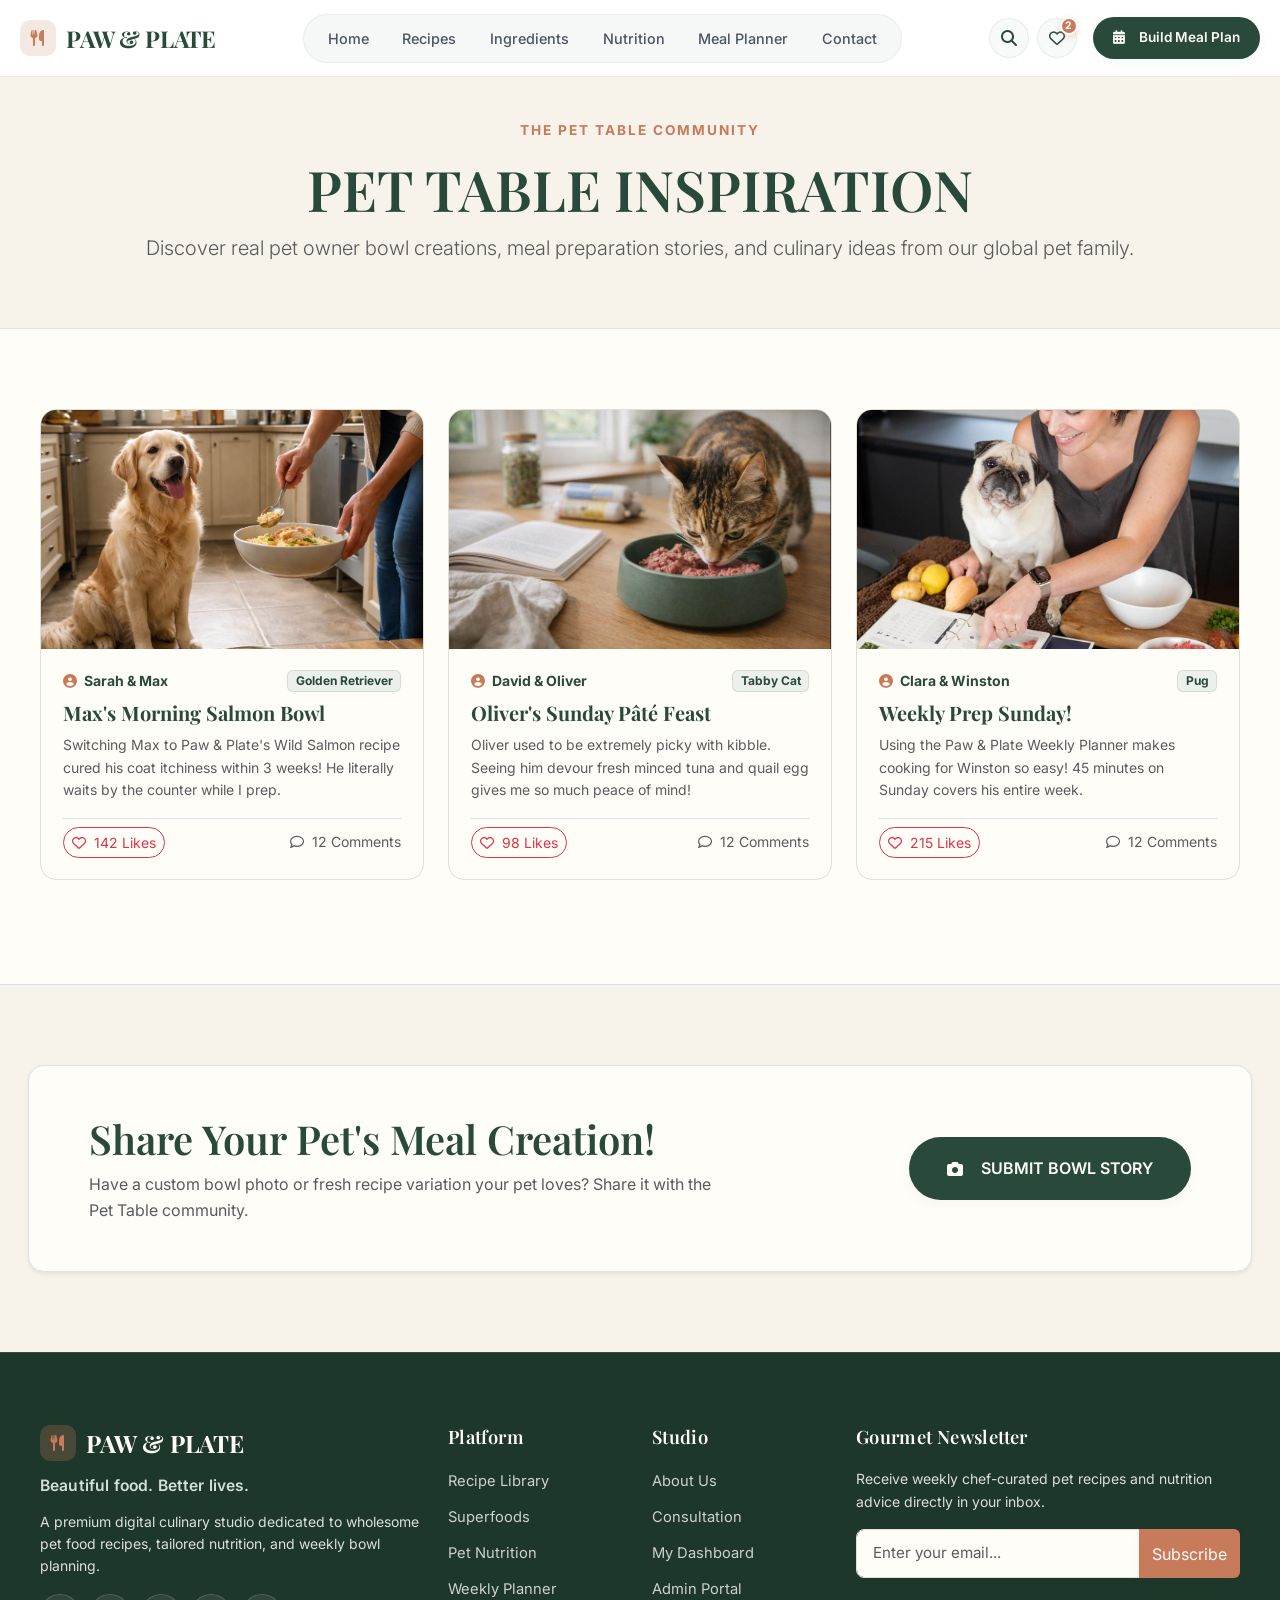
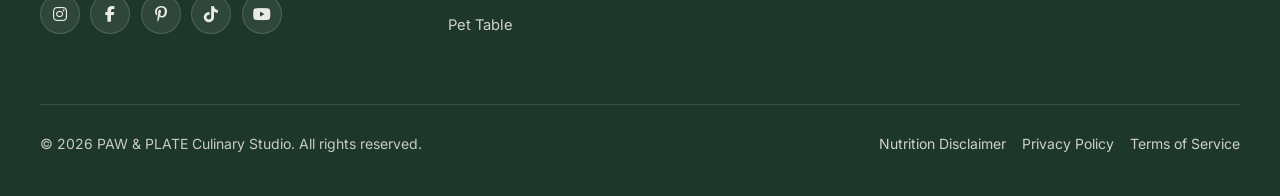
<file: community.html>
<!DOCTYPE html>
<html lang="en">
<head>
  <meta charset="UTF-8">
  <meta name="viewport" content="width=device-width, initial-scale=1.0">
  <title>Pet Table — Community Recipe Inspiration — PAW & PLATE</title>
  <meta name="description" content="Explore real pet owner feeding stories, artisanal bowl creations, and community pet recipe inspiration.">
  
  <!-- Favicon -->
  <link rel="icon" type="image/svg+xml" href="favicon.svg">
  <link rel="stylesheet" href="https://cdnjs.cloudflare.com/ajax/libs/font-awesome/6.4.0/css/all.min.css">
  <link rel="stylesheet" href="https://cdn.jsdelivr.net/npm/bootstrap@5.3.0/dist/css/bootstrap.min.css">
  <link rel="stylesheet" href="assets/css/style.css">
</head>
<body data-page="community">

  <!-- Sticky Navbar -->
  <nav class="navbar navbar-expand-xl paw-navbar">
    <div class="container-custom">

      <!-- Brand Logo -->
      <a class="brand-logo" href="index.html">
        <span class="brand-icon-wrapper"><i class="fas fa-utensils"></i></span> PAW &amp; PLATE
      </a>

      <!-- Desktop Center Nav Links -->
      <div class="d-none d-xl-flex navbar-nav-center">
        <a class="nav-link-paw active" href="index.html">Home</a>
        <a class="nav-link-paw" href="recipes.html">Recipes</a>
        <a class="nav-link-paw" href="ingredients.html">Ingredients</a>
        <a class="nav-link-paw" href="nutrition.html">Nutrition</a>
        <a class="nav-link-paw" href="meal-planner.html">Meal Planner</a>
        <a class="nav-link-paw" href="contact.html">Contact</a>
      </div>

      <!-- Desktop Right Actions -->
      <div class="d-none d-xl-flex align-items-center gap-2">
        <a href="recipes.html" class="header-action-btn" title="Search Recipes"><i class="fas fa-search"></i></a>
        <a href="dashboard.html" class="header-action-btn" title="Saved Favorites">
          <i class="far fa-heart"></i>
          <span class="badge-count" id="favCountBadge">1</span>
        </a>
        <a href="meal-planner.html" class="btn-paw btn-paw-primary btn-paw-sm ms-2">
          <i class="fas fa-calendar-alt me-1"></i> Build Meal Plan
        </a>
      </div>

      <!-- Mobile/Tablet Hamburger -->
      <button class="navbar-toggler border-0 d-xl-none ms-auto" type="button" data-bs-toggle="offcanvas" data-bs-target="#mobileNavOffcanvas" aria-controls="mobileNavOffcanvas">
        <i class="fas fa-bars fa-lg text-forest"></i>
      </button>

    </div>
  </nav>

  <!-- Mobile Offcanvas Drawer -->
  <div class="offcanvas offcanvas-end offcanvas-paw" tabindex="-1" id="mobileNavOffcanvas">
    <div class="offcanvas-header border-bottom">
      <a class="brand-logo" href="index.html"><i class="fas fa-utensils"></i> PAW & PLATE</a>
      <button type="button" class="btn-close text-reset" data-bs-dismiss="offcanvas" aria-label="Close"></button>
    </div>
    <div class="offcanvas-body">
      <ul class="navbar-nav">
        <li><a class="nav-link nav-link-paw" href="index.html"><i class="fas fa-home me-2 text-sage"></i> Home</a></li>
        <li><a class="nav-link nav-link-paw" href="recipes.html"><i class="fas fa-book-open me-2 text-sage"></i> Recipes</a></li>
        <li><a class="nav-link nav-link-paw" href="ingredients.html"><i class="fas fa-carrot me-2 text-sage"></i> Ingredients</a></li>
        <li><a class="nav-link nav-link-paw" href="nutrition.html"><i class="fas fa-heartbeat me-2 text-sage"></i> Nutrition</a></li>
        <li><a class="nav-link nav-link-paw" href="meal-planner.html"><i class="fas fa-calendar-alt me-2 text-sage"></i> Meal Planner</a></li>
        <li><a class="nav-link nav-link-paw active" href="community.html"><i class="fas fa-users me-2 text-sage"></i> Community</a></li>
        <li><a class="nav-link nav-link-paw" href="about.html"><i class="fas fa-info-circle me-2 text-sage"></i> About / Studio</a></li>
        <li><a class="nav-link nav-link-paw" href="contact.html"><i class="fas fa-envelope me-2 text-sage"></i> Contact</a></li>
      </ul>
      <div class="mt-4 pt-3 border-top">
        <a href="meal-planner.html" class="btn-paw btn-paw-primary w-100">BUILD A MEAL PLAN</a>
      </div>
    </div>
  </div>



  <!-- Header Banner -->
  <section class="bg-cream py-5 border-bottom text-center">
    <div class="container-custom">
      <div class="hero-subtitle">THE PET TABLE COMMUNITY</div>
      <h1 class="display-4 font-heading text-forest mb-2">PET TABLE INSPIRATION</h1>
      <p class="lead text-muted max-w-600 mx-auto">
        Discover real pet owner bowl creations, meal preparation stories, and culinary ideas from our global pet family.
      </p>
    </div>
  </section>

  <!-- Community Posts Grid -->
  <section class="section-padding bg-warm-white">
    <div class="container-custom">
      <div class="row" id="communityPostsGrid">
        <!-- JS renders community story cards -->
      </div>
    </div>
  </section>

  <!-- Submit Story CTA -->
  <section class="section-padding bg-cream border-top">
    <div class="container-custom">
      <div class="row align-items-center justify-content-between bg-warm-white p-5 rounded-4 border shadow-sm">
        <div class="col-lg-7">
          <h2 class="display-6 font-heading text-forest mb-2">Share Your Pet's Meal Creation!</h2>
          <p class="text-muted mb-0">Have a custom bowl photo or fresh recipe variation your pet loves? Share it with the Pet Table community.</p>
        </div>
        <div class="col-lg-4 text-lg-end mt-4 mt-lg-0">
          <button class="btn-paw btn-paw-primary btn-paw-lg" onclick="alert('Feature enabled! Upload your bowl story from your Personal Dashboard.')">
            <i class="fas fa-camera me-2"></i> SUBMIT BOWL STORY
          </button>
        </div>
      </div>
    </div>
  </section>

  <!-- Footer -->
  <footer class="paw-footer">
    <div class="container-custom">
      <div class="row g-4">
        <div class="col-lg-4">
          <a href="index.html" class="footer-brand"><span class="brand-icon-wrapper"><i class="fas fa-utensils"></i></span> PAW &amp; PLATE</a>
          <div class="footer-tagline">Beautiful food. Better lives.</div>
          <p class="small text-muted mb-3">
            A premium digital culinary studio dedicated to wholesome pet food recipes, tailored nutrition, and weekly bowl planning.
          </p>
          <div class="footer-social-icons">
            <a href="#" class="social-icon-btn" aria-label="Instagram" title="Instagram"><i class="fab fa-instagram"></i></a>
            <a href="#" class="social-icon-btn" aria-label="Facebook" title="Facebook"><i class="fab fa-facebook-f"></i></a>
            <a href="#" class="social-icon-btn" aria-label="Pinterest" title="Pinterest"><i class="fab fa-pinterest-p"></i></a>
            <a href="#" class="social-icon-btn" aria-label="TikTok" title="TikTok"><i class="fab fa-tiktok"></i></a>
            <a href="#" class="social-icon-btn" aria-label="YouTube" title="YouTube"><i class="fab fa-youtube"></i></a>
          </div>
        </div>
        <div class="col-lg-2 col-md-4">
          <h4 class="footer-heading">Platform</h4>
          <ul class="footer-links">
            <li><a href="recipes.html">Recipe Library</a></li>
            <li><a href="ingredients.html">Superfoods</a></li>
            <li><a href="nutrition.html">Pet Nutrition</a></li>
            <li><a href="meal-planner.html">Weekly Planner</a></li>
            <li><a href="community.html">Pet Table</a></li>
          </ul>
        </div>
        <div class="col-lg-2 col-md-4">
          <h4 class="footer-heading">Studio</h4>
          <ul class="footer-links">
            <li><a href="about.html">About Us</a></li>
            <li><a href="contact.html">Consultation</a></li>
            <li><a href="dashboard.html">My Dashboard</a></li>
            <li><a href="admin.html">Admin Portal</a></li>
          </ul>
        </div>
        <div class="col-lg-4 col-md-4">
          <h4 class="footer-heading">Gourmet Newsletter</h4>
          <p class="small text-muted mb-3">Receive weekly chef-curated pet recipes and nutrition advice directly in your inbox.</p>
          <div class="input-group">
            <input type="email" class="form-control form-paw-control" placeholder="Enter your email...">
            <button class="btn btn-paw-terracotta" type="button">Subscribe</button>
          </div>
        </div>
      </div>

      <div class="footer-bottom">
        <div>&copy; 2026 PAW &amp; PLATE Culinary Studio. All rights reserved.</div>
        <div class="d-flex gap-3">
          <a href="nutrition.html">Nutrition Disclaimer</a>
          <a href="contact.html">Privacy Policy</a>
          <a href="contact.html">Terms of Service</a>
        </div>
      </div>
    </div>
  </footer>

  <script src="https://cdn.jsdelivr.net/npm/bootstrap@5.3.0/dist/js/bootstrap.bundle.min.js"></script>
  <script src="assets/js/main.js"></script>
</body>
</html>
</file>
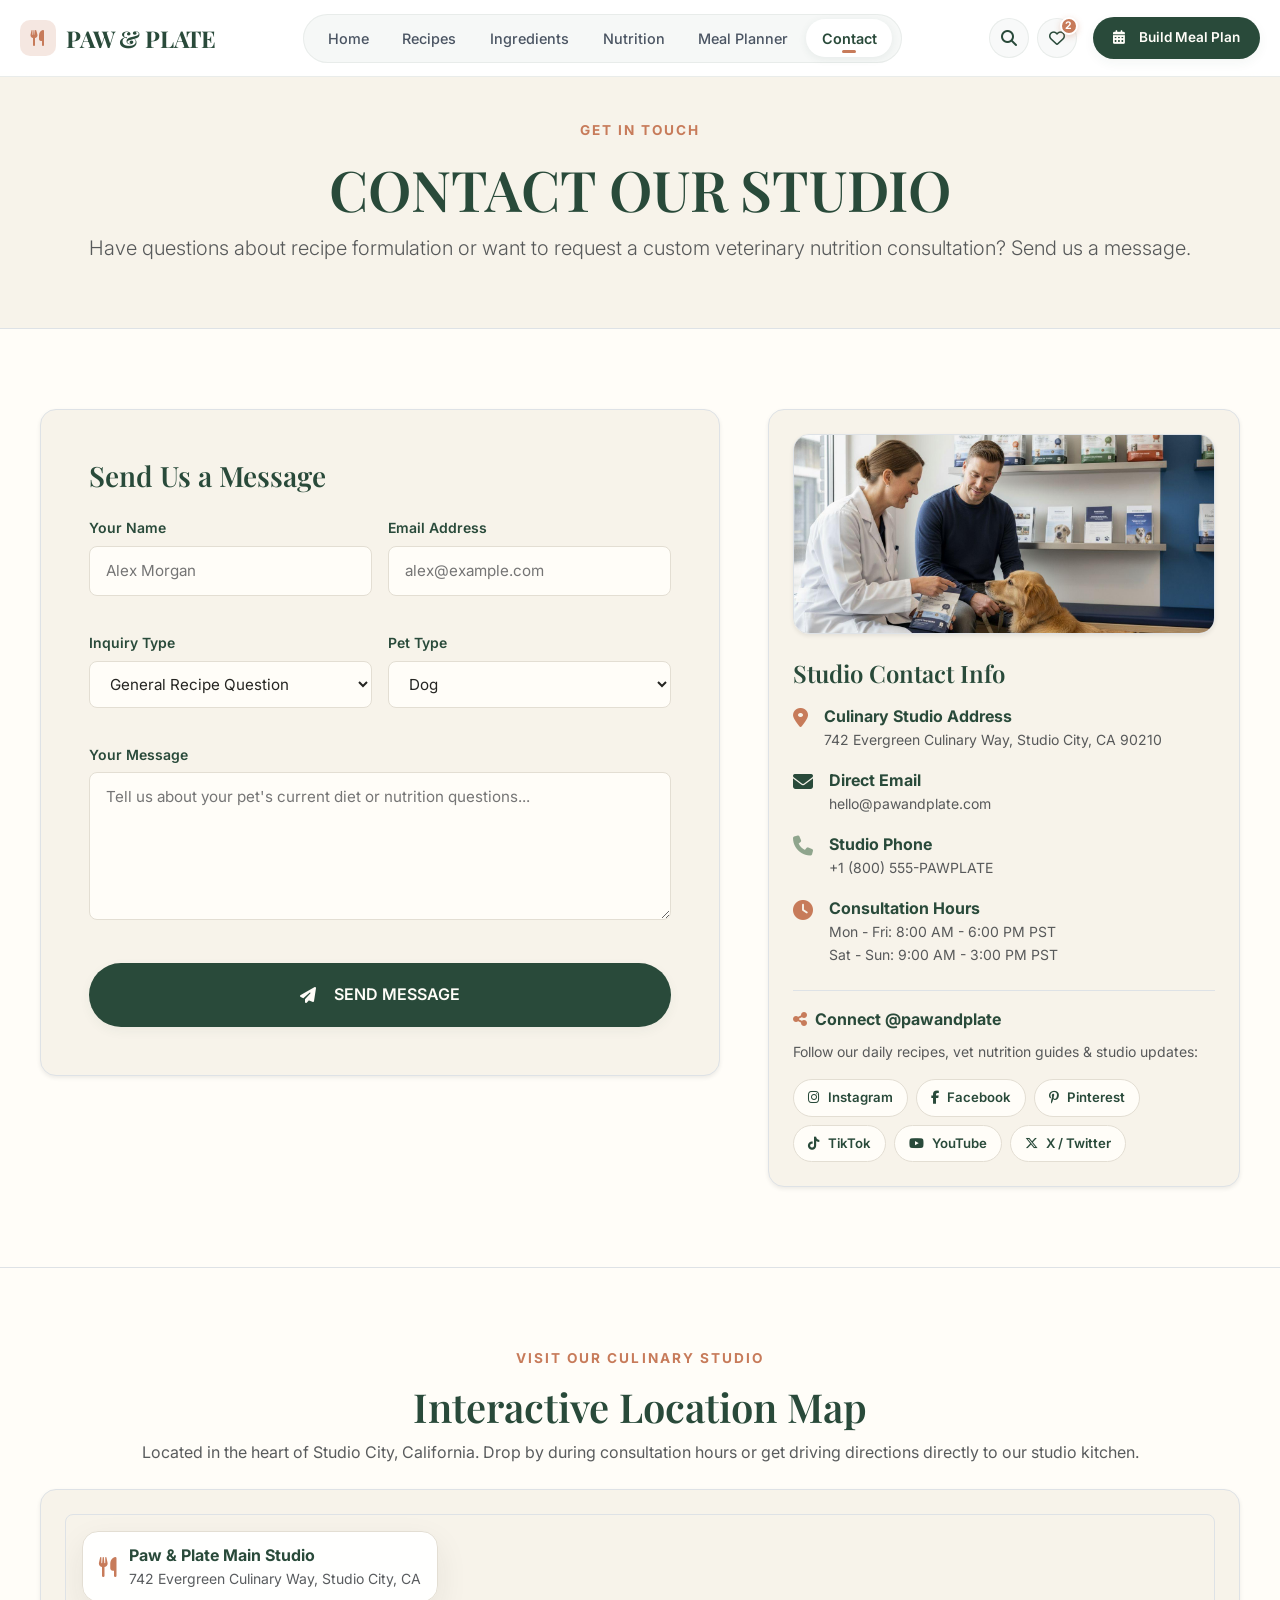
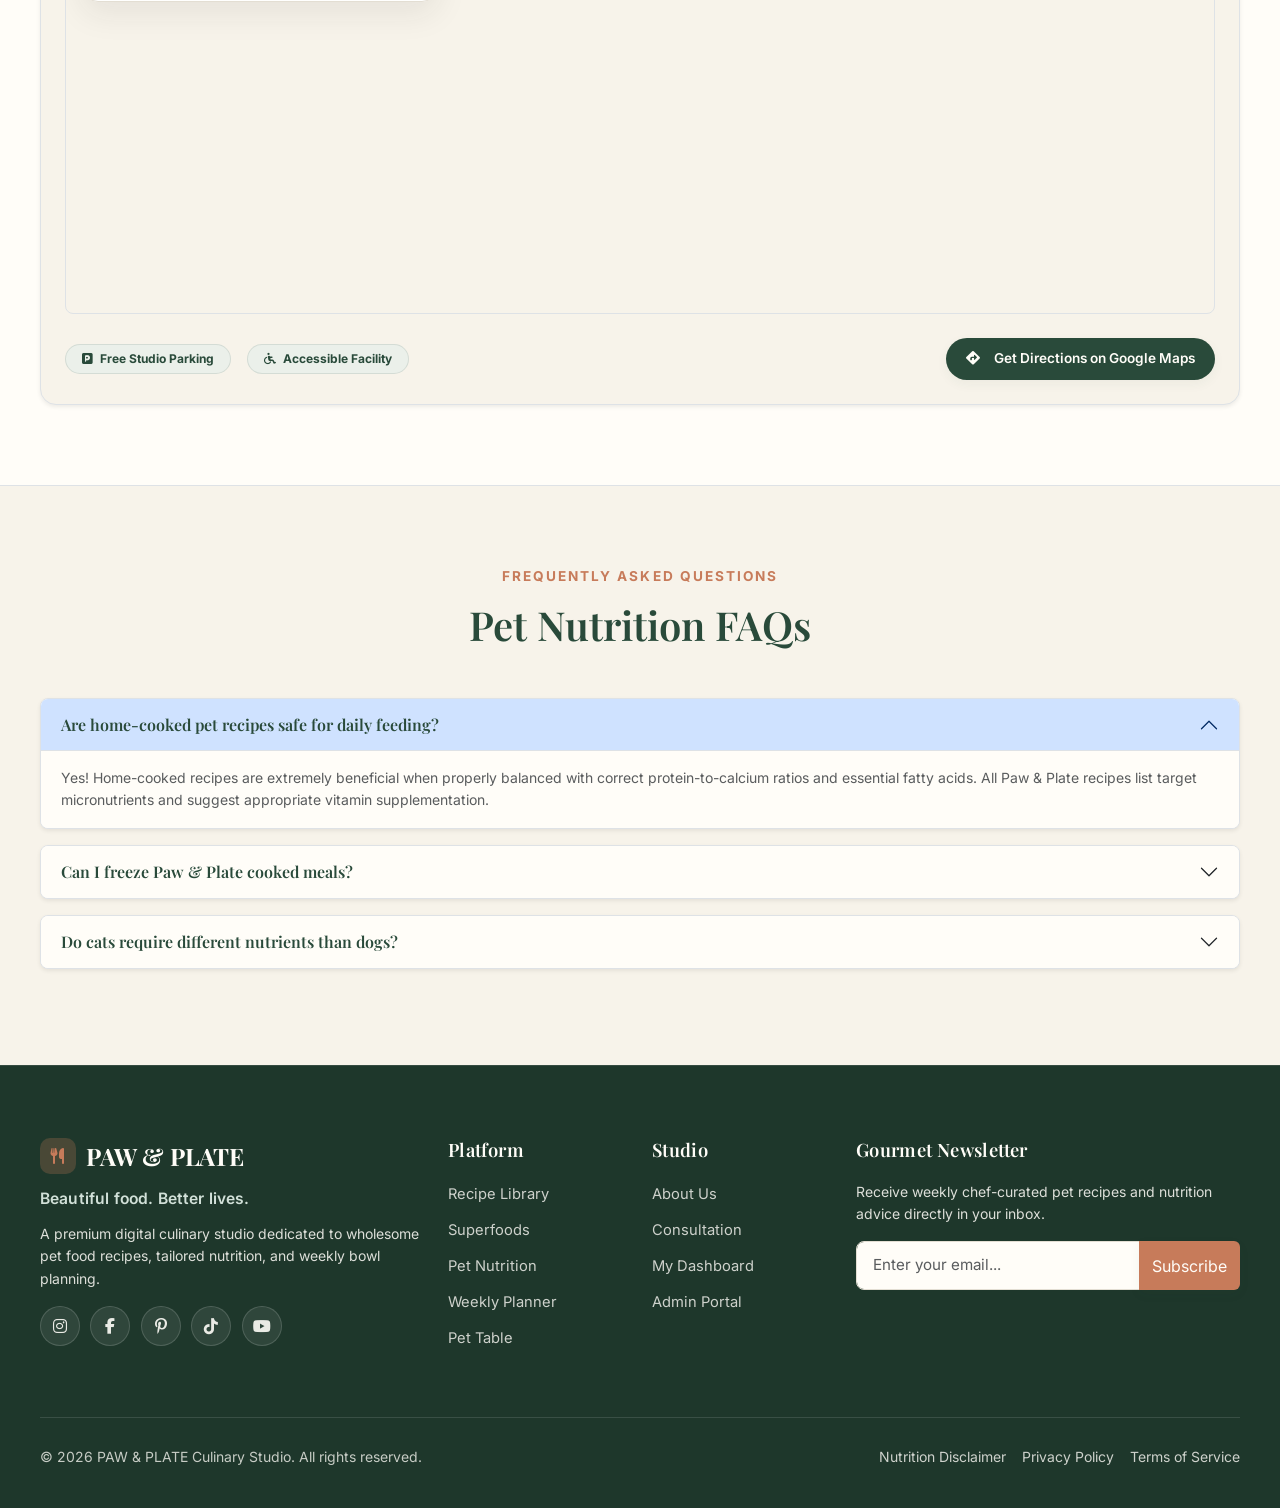
<file: contact.html>
<!DOCTYPE html>
<html lang="en">
<head>
  <meta charset="UTF-8">
  <meta name="viewport" content="width=device-width, initial-scale=1.0">
  <title>Contact & Veterinary Consultation — PAW & PLATE</title>
  <meta name="description" content="Get in touch with Paw & Plate culinary studio, request a 1-on-1 pet nutrition consultation, or view FAQs.">
  
  <!-- Favicon -->
  <link rel="icon" type="image/svg+xml" href="favicon.svg">
  <link rel="stylesheet" href="https://cdnjs.cloudflare.com/ajax/libs/font-awesome/6.4.0/css/all.min.css">
  <link rel="stylesheet" href="https://cdn.jsdelivr.net/npm/bootstrap@5.3.0/dist/css/bootstrap.min.css">
  <link rel="stylesheet" href="assets/css/style.css">
</head>
<body data-page="contact">

  <!-- Sticky Navbar -->
  <nav class="navbar navbar-expand-xl paw-navbar">
    <div class="container-custom">

      <!-- Brand Logo -->
      <a class="brand-logo" href="index.html">
        <span class="brand-icon-wrapper"><i class="fas fa-utensils"></i></span> PAW &amp; PLATE
      </a>

      <!-- Desktop Center Nav Links -->
      <div class="d-none d-xl-flex navbar-nav-center">
        <a class="nav-link-paw" href="index.html">Home</a>
        <a class="nav-link-paw" href="recipes.html">Recipes</a>
        <a class="nav-link-paw" href="ingredients.html">Ingredients</a>
        <a class="nav-link-paw" href="nutrition.html">Nutrition</a>
        <a class="nav-link-paw" href="meal-planner.html">Meal Planner</a>
        <a class="nav-link-paw active" href="contact.html">Contact</a>
      </div>

      <!-- Desktop Right Actions -->
      <div class="d-none d-xl-flex align-items-center gap-2">
        <a href="recipes.html" class="header-action-btn" title="Search Recipes"><i class="fas fa-search"></i></a>
        <a href="dashboard.html" class="header-action-btn" title="Saved Favorites">
          <i class="far fa-heart"></i>
          <span class="badge-count" id="favCountBadge">1</span>
        </a>
        <a href="meal-planner.html" class="btn-paw btn-paw-primary btn-paw-sm ms-2">
          <i class="fas fa-calendar-alt me-1"></i> Build Meal Plan
        </a>
      </div>

      <!-- Mobile/Tablet Hamburger -->
      <button class="navbar-toggler border-0 d-xl-none ms-auto" type="button" data-bs-toggle="offcanvas" data-bs-target="#mobileNavOffcanvas" aria-controls="mobileNavOffcanvas">
        <i class="fas fa-bars fa-lg text-forest"></i>
      </button>

    </div>
  </nav>

  <!-- Mobile Offcanvas Drawer -->
  <div class="offcanvas offcanvas-end offcanvas-paw" tabindex="-1" id="mobileNavOffcanvas">
    <div class="offcanvas-header border-bottom">
      <a class="brand-logo" href="index.html"><i class="fas fa-utensils"></i> PAW & PLATE</a>
      <button type="button" class="btn-close text-reset" data-bs-dismiss="offcanvas" aria-label="Close"></button>
    </div>
    <div class="offcanvas-body">
      <ul class="navbar-nav">
        <li><a class="nav-link nav-link-paw" href="index.html"><i class="fas fa-home me-2 text-sage"></i> Home</a></li>
        <li><a class="nav-link nav-link-paw" href="recipes.html"><i class="fas fa-book-open me-2 text-sage"></i> Recipes</a></li>
        <li><a class="nav-link nav-link-paw" href="ingredients.html"><i class="fas fa-carrot me-2 text-sage"></i> Ingredients</a></li>
        <li><a class="nav-link nav-link-paw" href="nutrition.html"><i class="fas fa-heartbeat me-2 text-sage"></i> Nutrition</a></li>
        <li><a class="nav-link nav-link-paw" href="meal-planner.html"><i class="fas fa-calendar-alt me-2 text-sage"></i> Meal Planner</a></li>
        <li><a class="nav-link nav-link-paw" href="community.html"><i class="fas fa-users me-2 text-sage"></i> Community</a></li>
        <li><a class="nav-link nav-link-paw" href="about.html"><i class="fas fa-info-circle me-2 text-sage"></i> About / Studio</a></li>
        <li><a class="nav-link nav-link-paw active" href="contact.html"><i class="fas fa-envelope me-2 text-sage"></i> Contact</a></li>
      </ul>
      <div class="mt-4 pt-3 border-top">
        <a href="meal-planner.html" class="btn-paw btn-paw-primary w-100">BUILD A MEAL PLAN</a>
      </div>
    </div>
  </div>



  <!-- Header Banner -->
  <section class="bg-cream py-5 border-bottom text-center">
    <div class="container-custom">
      <div class="hero-subtitle">GET IN TOUCH</div>
      <h1 class="display-4 font-heading text-forest mb-2">CONTACT OUR STUDIO</h1>
      <p class="lead text-muted max-w-600 mx-auto">
        Have questions about recipe formulation or want to request a custom veterinary nutrition consultation? Send us a message.
      </p>
    </div>
  </section>

  <!-- Contact Form & Info Section -->
  <section class="section-padding bg-warm-white">
    <div class="container-custom">
      <div class="row g-5">
        
        <!-- Left: Form -->
        <div class="col-lg-7 reveal-left">
          <div class="bg-cream p-4 p-md-5 rounded-4 border shadow-sm">
            <h3 class="font-heading text-forest mb-4">Send Us a Message</h3>
            <form onsubmit="event.preventDefault(); alert('Thank you! Your message has been received. Our veterinary nutritionist team will reply within 24 hours.');">
              <div class="row g-3">
                <div class="col-md-6 form-paw-group">
                  <label class="form-paw-label">Your Name</label>
                  <input type="text" class="form-paw-control" placeholder="Alex Morgan" required>
                </div>
                <div class="col-md-6 form-paw-group">
                  <label class="form-paw-label">Email Address</label>
                  <input type="email" class="form-paw-control" placeholder="alex@example.com" required>
                </div>
                <div class="col-md-6 form-paw-group">
                  <label class="form-paw-label">Inquiry Type</label>
                  <select class="form-paw-control">
                    <option>General Recipe Question</option>
                    <option>Veterinary Diet Consultation</option>
                    <option>Ingredient Sourcing Inquiry</option>
                    <option>Community Contribution</option>
                  </select>
                </div>
                <div class="col-md-6 form-paw-group">
                  <label class="form-paw-label">Pet Type</label>
                  <select class="form-paw-control">
                    <option>Dog</option>
                    <option>Cat</option>
                    <option>Both</option>
                  </select>
                </div>
                <div class="col-12 form-paw-group">
                  <label class="form-paw-label">Your Message</label>
                  <textarea class="form-paw-control" rows="5" placeholder="Tell us about your pet's current diet or nutrition questions..." required></textarea>
                </div>
                <div class="col-12">
                  <button type="submit" class="btn-paw btn-paw-primary btn-paw-lg w-100">
                    <i class="fas fa-paper-plane me-2"></i> SEND MESSAGE
                  </button>
                </div>
              </div>
            </form>
          </div>
        </div>

        <!-- Right: Studio Details & Image -->
        <div class="col-lg-5 reveal-right">
          <div class="bg-cream p-4 rounded-4 border shadow-sm h-100 d-flex flex-column justify-content-between">
            <div>
              <img src="assets/images/40.jpg" alt="Vet nutritionist consultation" class="img-fluid rounded-4 shadow-sm border mb-4 w-100" style="max-height: 200px; object-fit: cover;">
              
              <h4 class="font-heading text-forest mb-3">Studio Contact Info</h4>
              
              <div class="d-flex align-items-start gap-3 mb-3">
                <div class="text-terracotta fa-lg mt-1"><i class="fas fa-location-dot"></i></div>
                <div>
                  <div class="fw-bold text-forest">Culinary Studio Address</div>
                  <div class="text-muted small">742 Evergreen Culinary Way, Studio City, CA 90210</div>
                </div>
              </div>

              <div class="d-flex align-items-start gap-3 mb-3">
                <div class="text-forest fa-lg mt-1"><i class="fas fa-envelope"></i></div>
                <div>
                  <div class="fw-bold text-forest">Direct Email</div>
                  <div class="text-muted small">hello@pawandplate.com</div>
                </div>
              </div>

              <div class="d-flex align-items-start gap-3 mb-3">
                <div class="text-sage fa-lg mt-1"><i class="fas fa-phone"></i></div>
                <div>
                  <div class="fw-bold text-forest">Studio Phone</div>
                  <div class="text-muted small">+1 (800) 555-PAWPLATE</div>
                </div>
              </div>

              <div class="d-flex align-items-start gap-3 mb-4">
                <div class="text-terracotta fa-lg mt-1"><i class="fas fa-clock"></i></div>
                <div>
                  <div class="fw-bold text-forest">Consultation Hours</div>
                  <div class="text-muted small">Mon - Fri: 8:00 AM - 6:00 PM PST<br>Sat - Sun: 9:00 AM - 3:00 PM PST</div>
                </div>
              </div>
            </div>

            <!-- Social Media Channels Section -->
            <div class="pt-3 border-top mt-auto">
              <div class="fw-bold text-forest mb-2"><i class="fas fa-share-nodes text-terracotta me-1"></i> Connect @pawandplate</div>
              <p class="small text-muted mb-3">Follow our daily recipes, vet nutrition guides & studio updates:</p>
              <div class="d-flex flex-wrap gap-2">
                <a href="https://instagram.com" target="_blank" rel="noopener" class="contact-social-btn social-instagram">
                  <i class="fab fa-instagram"></i> Instagram
                </a>
                <a href="https://facebook.com" target="_blank" rel="noopener" class="contact-social-btn social-facebook">
                  <i class="fab fa-facebook-f"></i> Facebook
                </a>
                <a href="https://pinterest.com" target="_blank" rel="noopener" class="contact-social-btn social-pinterest">
                  <i class="fab fa-pinterest-p"></i> Pinterest
                </a>
                <a href="https://tiktok.com" target="_blank" rel="noopener" class="contact-social-btn social-tiktok">
                  <i class="fab fa-tiktok"></i> TikTok
                </a>
                <a href="https://youtube.com" target="_blank" rel="noopener" class="contact-social-btn social-youtube">
                  <i class="fab fa-youtube"></i> YouTube
                </a>
                <a href="https://x.com" target="_blank" rel="noopener" class="contact-social-btn social-twitter">
                  <i class="fab fa-x-twitter"></i> X / Twitter
                </a>
              </div>
            </div>

          </div>
        </div>

      </div>
    </div>
  </section>

  <!-- Interactive Studio Map Section -->
  <section class="section-padding bg-warm-white border-top">
    <div class="container-custom">
      <div class="text-center mb-4 reveal">
        <div class="hero-subtitle">VISIT OUR CULINARY STUDIO</div>
        <h2 class="display-6 font-heading text-forest">Interactive Location Map</h2>
        <p class="text-muted max-w-600 mx-auto">
          Located in the heart of Studio City, California. Drop by during consultation hours or get driving directions directly to our studio kitchen.
        </p>
      </div>

      <div class="contact-map-card shadow-sm border rounded-4 bg-cream p-3 p-md-4 reveal">
        <div class="contact-map-wrapper rounded-3 overflow-hidden border mb-3 position-relative" style="height: 400px; min-height: 300px;">
          <iframe 
            title="Paw & Plate Studio Location Map"
            src="https://www.google.com/maps/embed?pb=!1m18!1m12!1m3!1d26428.847525367503!2d-118.4069811!3d34.1483861!2m3!1f0!2f0!3f0!3m2!1i1024!2i768!4f13.1!3m3!1m2!1s0x80c2b97c02b7be5d%3A0x6b777a8b30fa12a4!2sStudio%20City%2C%20Los%20Angeles%2C%20CA!5e0!3m2!1sen!2sus!4v1700000000000!5m2!1sen!2sus" 
            width="100%" 
            height="100%" 
            style="border:0;" 
            allowfullscreen="" 
            loading="lazy" 
            referrerpolicy="no-referrer-when-downgrade">
          </iframe>
          <div class="map-overlay-badge d-none d-md-flex">
            <i class="fas fa-utensils text-terracotta fa-lg"></i>
            <div>
              <div class="fw-bold text-forest">Paw &amp; Plate Main Studio</div>
              <div class="small text-muted">742 Evergreen Culinary Way, Studio City, CA</div>
            </div>
          </div>
        </div>

        <div class="d-flex flex-wrap justify-content-between align-items-center gap-3 pt-2">
          <div class="d-flex align-items-center gap-2 gap-md-3">
            <span class="badge bg-sage-light text-forest px-3 py-2 rounded-pill">
              <i class="fas fa-parking me-1"></i> Free Studio Parking
            </span>
            <span class="badge bg-sage-light text-forest px-3 py-2 rounded-pill d-none d-sm-inline-block">
              <i class="fas fa-wheelchair me-1"></i> Accessible Facility
            </span>
          </div>
          <a href="https://maps.google.com/?q=742+Evergreen+Culinary+Way,+Studio+City,+CA+90210" target="_blank" rel="noopener" class="btn-paw btn-paw-primary btn-paw-sm">
            <i class="fas fa-directions me-1"></i> Get Directions on Google Maps
          </a>
        </div>
      </div>
    </div>
  </section>

  <!-- FAQ Accordion Section -->
  <section class="section-padding bg-cream border-top">
    <div class="container-custom max-w-800">
      <div class="text-center mb-5 reveal">
        <div class="hero-subtitle">FREQUENTLY ASKED QUESTIONS</div>
        <h2 class="display-6 font-heading text-forest">Pet Nutrition FAQs</h2>
      </div>

      <div class="accordion accordion-paw" id="faqAccordion">
        
        <div class="accordion-item mb-3 border rounded-3 overflow-hidden shadow-sm">
          <h2 class="accordion-header" id="headingOne">
            <button class="accordion-button font-heading text-forest bg-warm-white" type="button" data-bs-toggle="collapse" data-bs-target="#collapseOne" aria-expanded="true" aria-controls="collapseOne">
              Are home-cooked pet recipes safe for daily feeding?
            </button>
          </h2>
          <div id="collapseOne" class="accordion-collapse collapse show" aria-labelledby="headingOne" data-bs-parent="#faqAccordion">
            <div class="accordion-body bg-warm-white text-muted small">
              Yes! Home-cooked recipes are extremely beneficial when properly balanced with correct protein-to-calcium ratios and essential fatty acids. All Paw & Plate recipes list target micronutrients and suggest appropriate vitamin supplementation.
            </div>
          </div>
        </div>

        <div class="accordion-item mb-3 border rounded-3 overflow-hidden shadow-sm">
          <h2 class="accordion-header" id="headingTwo">
            <button class="accordion-button collapsed font-heading text-forest bg-warm-white" type="button" data-bs-toggle="collapse" data-bs-target="#collapseTwo" aria-expanded="false" aria-controls="collapseTwo">
              Can I freeze Paw & Plate cooked meals?
            </button>
          </h2>
          <div id="collapseTwo" class="accordion-collapse collapse" aria-labelledby="headingTwo" data-bs-parent="#faqAccordion">
            <div class="accordion-body bg-warm-white text-muted small">
              Absolutely. Cooking in batches on Sunday and freezing daily portions in airtight silicone containers keeps meals fresh for up to 3 months.
            </div>
          </div>
        </div>

        <div class="accordion-item mb-3 border rounded-3 overflow-hidden shadow-sm">
          <h2 class="accordion-header" id="headingThree">
            <button class="accordion-button collapsed font-heading text-forest bg-warm-white" type="button" data-bs-toggle="collapse" data-bs-target="#collapseThree" aria-expanded="false" aria-controls="collapseThree">
              Do cats require different nutrients than dogs?
            </button>
          </h2>
          <div id="collapseThree" class="accordion-collapse collapse" aria-labelledby="headingThree" data-bs-parent="#faqAccordion">
            <div class="accordion-body bg-warm-white text-muted small">
              Yes. Cats are obligate carnivores and require higher dietary protein, pre-formed Vitamin A, and essential taurine which cannot be synthesized by their bodies.
            </div>
          </div>
        </div>

      </div>
    </div>
  </section>

  <!-- Footer -->
  <footer class="paw-footer">
    <div class="container-custom">
      <div class="row g-4">
        <div class="col-lg-4">
          <a href="index.html" class="footer-brand"><span class="brand-icon-wrapper"><i class="fas fa-utensils"></i></span> PAW &amp; PLATE</a>
          <div class="footer-tagline">Beautiful food. Better lives.</div>
          <p class="small text-muted mb-3">
            A premium digital culinary studio dedicated to wholesome pet food recipes, tailored nutrition, and weekly bowl planning.
          </p>
          <div class="footer-social-icons">
            <a href="#" class="social-icon-btn" aria-label="Instagram" title="Instagram"><i class="fab fa-instagram"></i></a>
            <a href="#" class="social-icon-btn" aria-label="Facebook" title="Facebook"><i class="fab fa-facebook-f"></i></a>
            <a href="#" class="social-icon-btn" aria-label="Pinterest" title="Pinterest"><i class="fab fa-pinterest-p"></i></a>
            <a href="#" class="social-icon-btn" aria-label="TikTok" title="TikTok"><i class="fab fa-tiktok"></i></a>
            <a href="#" class="social-icon-btn" aria-label="YouTube" title="YouTube"><i class="fab fa-youtube"></i></a>
          </div>
        </div>
        <div class="col-lg-2 col-md-4">
          <h4 class="footer-heading">Platform</h4>
          <ul class="footer-links">
            <li><a href="recipes.html">Recipe Library</a></li>
            <li><a href="ingredients.html">Superfoods</a></li>
            <li><a href="nutrition.html">Pet Nutrition</a></li>
            <li><a href="meal-planner.html">Weekly Planner</a></li>
            <li><a href="community.html">Pet Table</a></li>
          </ul>
        </div>
        <div class="col-lg-2 col-md-4">
          <h4 class="footer-heading">Studio</h4>
          <ul class="footer-links">
            <li><a href="about.html">About Us</a></li>
            <li><a href="contact.html">Consultation</a></li>
            <li><a href="dashboard.html">My Dashboard</a></li>
            <li><a href="admin.html">Admin Portal</a></li>
          </ul>
        </div>
        <div class="col-lg-4 col-md-4">
          <h4 class="footer-heading">Gourmet Newsletter</h4>
          <p class="small text-muted mb-3">Receive weekly chef-curated pet recipes and nutrition advice directly in your inbox.</p>
          <div class="input-group">
            <input type="email" class="form-control form-paw-control" placeholder="Enter your email...">
            <button class="btn btn-paw-terracotta" type="button">Subscribe</button>
          </div>
        </div>
      </div>

      <div class="footer-bottom">
        <div>&copy; 2026 PAW &amp; PLATE Culinary Studio. All rights reserved.</div>
        <div class="d-flex gap-3">
          <a href="nutrition.html">Nutrition Disclaimer</a>
          <a href="contact.html">Privacy Policy</a>
          <a href="contact.html">Terms of Service</a>
        </div>
      </div>
    </div>
  </footer>

  <script src="https://cdn.jsdelivr.net/npm/bootstrap@5.3.0/dist/js/bootstrap.bundle.min.js"></script>
  <script src="assets/js/main.js"></script>
</body>
</html>
</file>
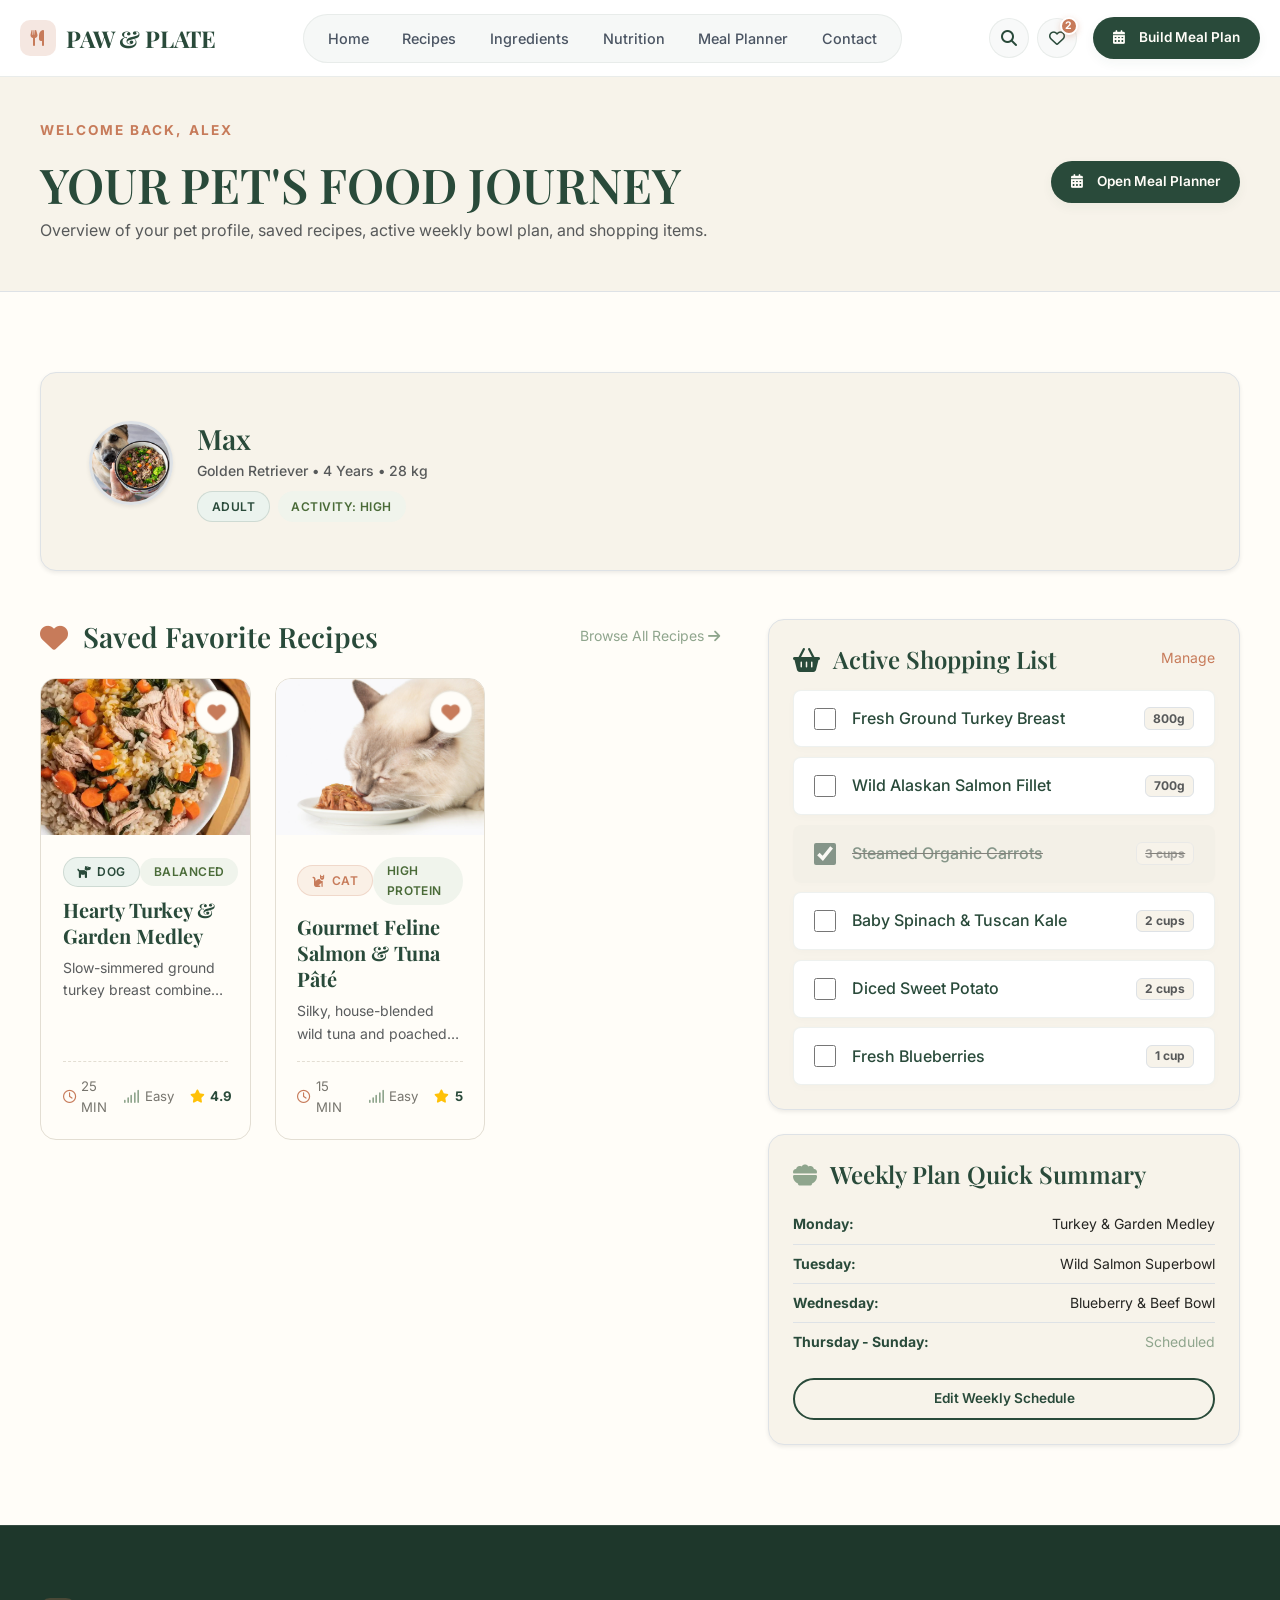
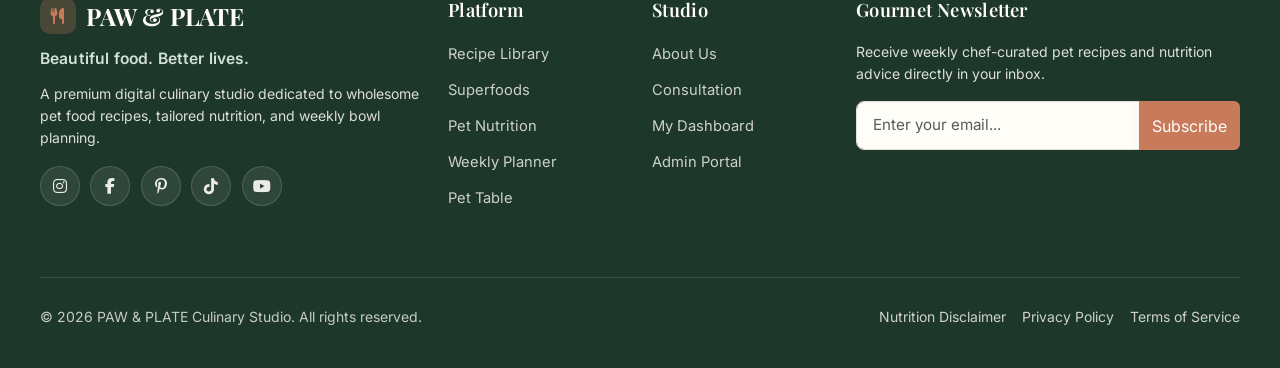
<file: dashboard.html>
<!DOCTYPE html>
<html lang="en">
<head>
  <meta charset="UTF-8">
  <meta name="viewport" content="width=device-width, initial-scale=1.0">
  <title>Personal Pet Dashboard — PAW & PLATE</title>
  <meta name="description" content="Manage your pet's custom profile, saved recipes, weekly meal plan summary, and shopping list.">
  
  <!-- Favicon -->
  <link rel="icon" type="image/svg+xml" href="favicon.svg">
  <link rel="stylesheet" href="https://cdnjs.cloudflare.com/ajax/libs/font-awesome/6.4.0/css/all.min.css">
  <link rel="stylesheet" href="https://cdn.jsdelivr.net/npm/bootstrap@5.3.0/dist/css/bootstrap.min.css">
  <link rel="stylesheet" href="assets/css/style.css">
</head>
<body data-page="dashboard">

  <!-- Sticky Navbar -->
  <nav class="navbar navbar-expand-xl paw-navbar">
    <div class="container-custom">

      <!-- Brand Logo -->
      <a class="brand-logo" href="index.html">
        <span class="brand-icon-wrapper"><i class="fas fa-utensils"></i></span> PAW &amp; PLATE
      </a>

      <!-- Desktop Center Nav Links -->
      <div class="d-none d-xl-flex navbar-nav-center">
        <a class="nav-link-paw active" href="index.html">Home</a>
        <a class="nav-link-paw" href="recipes.html">Recipes</a>
        <a class="nav-link-paw" href="ingredients.html">Ingredients</a>
        <a class="nav-link-paw" href="nutrition.html">Nutrition</a>
        <a class="nav-link-paw" href="meal-planner.html">Meal Planner</a>
        <a class="nav-link-paw" href="contact.html">Contact</a>
      </div>

      <!-- Desktop Right Actions -->
      <div class="d-none d-xl-flex align-items-center gap-2">
        <a href="recipes.html" class="header-action-btn" title="Search Recipes"><i class="fas fa-search"></i></a>
        <a href="dashboard.html" class="header-action-btn" title="Saved Favorites">
          <i class="far fa-heart"></i>
          <span class="badge-count" id="favCountBadge">1</span>
        </a>
        <a href="meal-planner.html" class="btn-paw btn-paw-primary btn-paw-sm ms-2">
          <i class="fas fa-calendar-alt me-1"></i> Build Meal Plan
        </a>
      </div>

      <!-- Mobile/Tablet Hamburger -->
      <button class="navbar-toggler border-0 d-xl-none ms-auto" type="button" data-bs-toggle="offcanvas" data-bs-target="#mobileNavOffcanvas" aria-controls="mobileNavOffcanvas">
        <i class="fas fa-bars fa-lg text-forest"></i>
      </button>

    </div>
  </nav>

  <!-- Mobile Offcanvas Drawer -->
  <div class="offcanvas offcanvas-end offcanvas-paw" tabindex="-1" id="mobileNavOffcanvas">
    <div class="offcanvas-header border-bottom">
      <a class="brand-logo" href="index.html"><i class="fas fa-utensils"></i> PAW & PLATE</a>
      <button type="button" class="btn-close text-reset" data-bs-dismiss="offcanvas" aria-label="Close"></button>
    </div>
    <div class="offcanvas-body">
      <ul class="navbar-nav">
        <li><a class="nav-link nav-link-paw" href="index.html"><i class="fas fa-home me-2 text-sage"></i> Home</a></li>
        <li><a class="nav-link nav-link-paw" href="recipes.html"><i class="fas fa-book-open me-2 text-sage"></i> Recipes</a></li>
        <li><a class="nav-link nav-link-paw" href="ingredients.html"><i class="fas fa-carrot me-2 text-sage"></i> Ingredients</a></li>
        <li><a class="nav-link nav-link-paw" href="nutrition.html"><i class="fas fa-heartbeat me-2 text-sage"></i> Nutrition</a></li>
        <li><a class="nav-link nav-link-paw" href="meal-planner.html"><i class="fas fa-calendar-alt me-2 text-sage"></i> Meal Planner</a></li>
        <li><a class="nav-link nav-link-paw" href="community.html"><i class="fas fa-users me-2 text-sage"></i> Community</a></li>
        <li><a class="nav-link nav-link-paw" href="about.html"><i class="fas fa-info-circle me-2 text-sage"></i> About / Studio</a></li>
        <li><a class="nav-link nav-link-paw" href="contact.html"><i class="fas fa-envelope me-2 text-sage"></i> Contact</a></li>
      </ul>
      <div class="mt-4 pt-3 border-top">
        <a href="meal-planner.html" class="btn-paw btn-paw-primary w-100">BUILD A MEAL PLAN</a>
      </div>
    </div>
  </div>



  <!-- Header Section -->
  <section class="bg-cream py-5 border-bottom">
    <div class="container-custom d-flex flex-wrap align-items-center justify-content-between gap-3">
      <div>
        <div class="hero-subtitle">WELCOME BACK, ALEX</div>
        <h1 class="display-5 font-heading text-forest mb-1">YOUR PET'S FOOD JOURNEY</h1>
        <p class="text-muted mb-0">Overview of your pet profile, saved recipes, active weekly bowl plan, and shopping items.</p>
      </div>
      <div>
        <a href="meal-planner.html" class="btn-paw btn-paw-primary btn-paw-sm"><i class="fas fa-calendar-alt me-1"></i> Open Meal Planner</a>
      </div>
    </div>
  </section>

  <!-- Dashboard Overview Section -->
  <section class="section-padding bg-warm-white">
    <div class="container-custom">
      
      <!-- Top Row: Pet Profile Card -->
      <div class="row mb-4 mb-md-5">
        <div class="col-12 reveal">
          <div class="bg-cream p-3 p-sm-4 p-md-5 rounded-4 border shadow-sm" id="dashPetProfileCard">
            <!-- JS renders Pet Profile summary -->
          </div>
        </div>
      </div>

      <!-- Main Dashboard Grid -->
      <div class="row g-4 g-md-5">
        
        <!-- Left: Saved Recipes -->
        <div class="col-lg-7 reveal-left">
          <div class="d-flex flex-wrap align-items-center justify-content-between gap-2 mb-4">
            <h3 class="font-heading text-forest mb-0"><i class="fas fa-heart text-terracotta me-2"></i> Saved Favorite Recipes</h3>
            <a href="recipes.html" class="small text-sage font-weight-bold">Browse All Recipes <i class="fas fa-arrow-right"></i></a>
          </div>

          <div class="row" id="dashSavedRecipesGrid">
            <!-- JS renders saved favorite recipe cards -->
          </div>
        </div>

        <!-- Right: Shopping List & Weekly Plan Summary -->
        <div class="col-lg-5 reveal-right">
          <div class="bg-cream p-4 rounded-4 border shadow-sm mb-4">
            <div class="d-flex align-items-center justify-content-between mb-3">
              <h4 class="font-heading text-forest mb-0"><i class="fas fa-shopping-basket me-2 text-forest"></i> Active Shopping List</h4>
              <a href="meal-planner.html" class="small text-terracotta">Manage</a>
            </div>
            <div id="shoppingListContainer">
              <!-- JS renders shopping list checkboxes -->
            </div>
          </div>

          <div class="bg-cream p-4 rounded-4 border shadow-sm">
            <h4 class="font-heading text-forest mb-3"><i class="fas fa-bowl-food text-sage me-2"></i> Weekly Plan Quick Summary</h4>
            <ul class="list-unstyled mb-3 small">
              <li class="py-2 border-bottom d-flex justify-content-between">
                <span class="fw-bold text-forest">Monday:</span> <span>Turkey & Garden Medley</span>
              </li>
              <li class="py-2 border-bottom d-flex justify-content-between">
                <span class="fw-bold text-forest">Tuesday:</span> <span>Wild Salmon Superbowl</span>
              </li>
              <li class="py-2 border-bottom d-flex justify-content-between">
                <span class="fw-bold text-forest">Wednesday:</span> <span>Blueberry & Beef Bowl</span>
              </li>
              <li class="py-2 d-flex justify-content-between">
                <span class="fw-bold text-forest">Thursday - Sunday:</span> <span class="text-sage">Scheduled</span>
              </li>
            </ul>
            <a href="meal-planner.html" class="btn-paw btn-paw-outline btn-paw-sm w-100 text-center">Edit Weekly Schedule</a>
          </div>
        </div>

      </div>
    </div>
  </section>

  <!-- Footer -->
  <footer class="paw-footer">
    <div class="container-custom">
      <div class="row g-4">
        <div class="col-lg-4">
          <a href="index.html" class="footer-brand"><span class="brand-icon-wrapper"><i class="fas fa-utensils"></i></span> PAW &amp; PLATE</a>
          <div class="footer-tagline">Beautiful food. Better lives.</div>
          <p class="small text-muted mb-3">
            A premium digital culinary studio dedicated to wholesome pet food recipes, tailored nutrition, and weekly bowl planning.
          </p>
          <div class="footer-social-icons">
            <a href="#" class="social-icon-btn" aria-label="Instagram" title="Instagram"><i class="fab fa-instagram"></i></a>
            <a href="#" class="social-icon-btn" aria-label="Facebook" title="Facebook"><i class="fab fa-facebook-f"></i></a>
            <a href="#" class="social-icon-btn" aria-label="Pinterest" title="Pinterest"><i class="fab fa-pinterest-p"></i></a>
            <a href="#" class="social-icon-btn" aria-label="TikTok" title="TikTok"><i class="fab fa-tiktok"></i></a>
            <a href="#" class="social-icon-btn" aria-label="YouTube" title="YouTube"><i class="fab fa-youtube"></i></a>
          </div>
        </div>
        <div class="col-lg-2 col-md-4">
          <h4 class="footer-heading">Platform</h4>
          <ul class="footer-links">
            <li><a href="recipes.html">Recipe Library</a></li>
            <li><a href="ingredients.html">Superfoods</a></li>
            <li><a href="nutrition.html">Pet Nutrition</a></li>
            <li><a href="meal-planner.html">Weekly Planner</a></li>
            <li><a href="community.html">Pet Table</a></li>
          </ul>
        </div>
        <div class="col-lg-2 col-md-4">
          <h4 class="footer-heading">Studio</h4>
          <ul class="footer-links">
            <li><a href="about.html">About Us</a></li>
            <li><a href="contact.html">Consultation</a></li>
            <li><a href="dashboard.html">My Dashboard</a></li>
            <li><a href="admin.html">Admin Portal</a></li>
          </ul>
        </div>
        <div class="col-lg-4 col-md-4">
          <h4 class="footer-heading">Gourmet Newsletter</h4>
          <p class="small text-muted mb-3">Receive weekly chef-curated pet recipes and nutrition advice directly in your inbox.</p>
          <div class="input-group">
            <input type="email" class="form-control form-paw-control" placeholder="Enter your email...">
            <button class="btn btn-paw-terracotta" type="button">Subscribe</button>
          </div>
        </div>
      </div>

      <div class="footer-bottom">
        <div>&copy; 2026 PAW &amp; PLATE Culinary Studio. All rights reserved.</div>
        <div class="d-flex gap-3">
          <a href="nutrition.html">Nutrition Disclaimer</a>
          <a href="contact.html">Privacy Policy</a>
          <a href="contact.html">Terms of Service</a>
        </div>
      </div>
    </div>
  </footer>

  <script src="https://cdn.jsdelivr.net/npm/bootstrap@5.3.0/dist/js/bootstrap.bundle.min.js"></script>
  <script src="assets/js/main.js"></script>
</body>
</html>
</file>
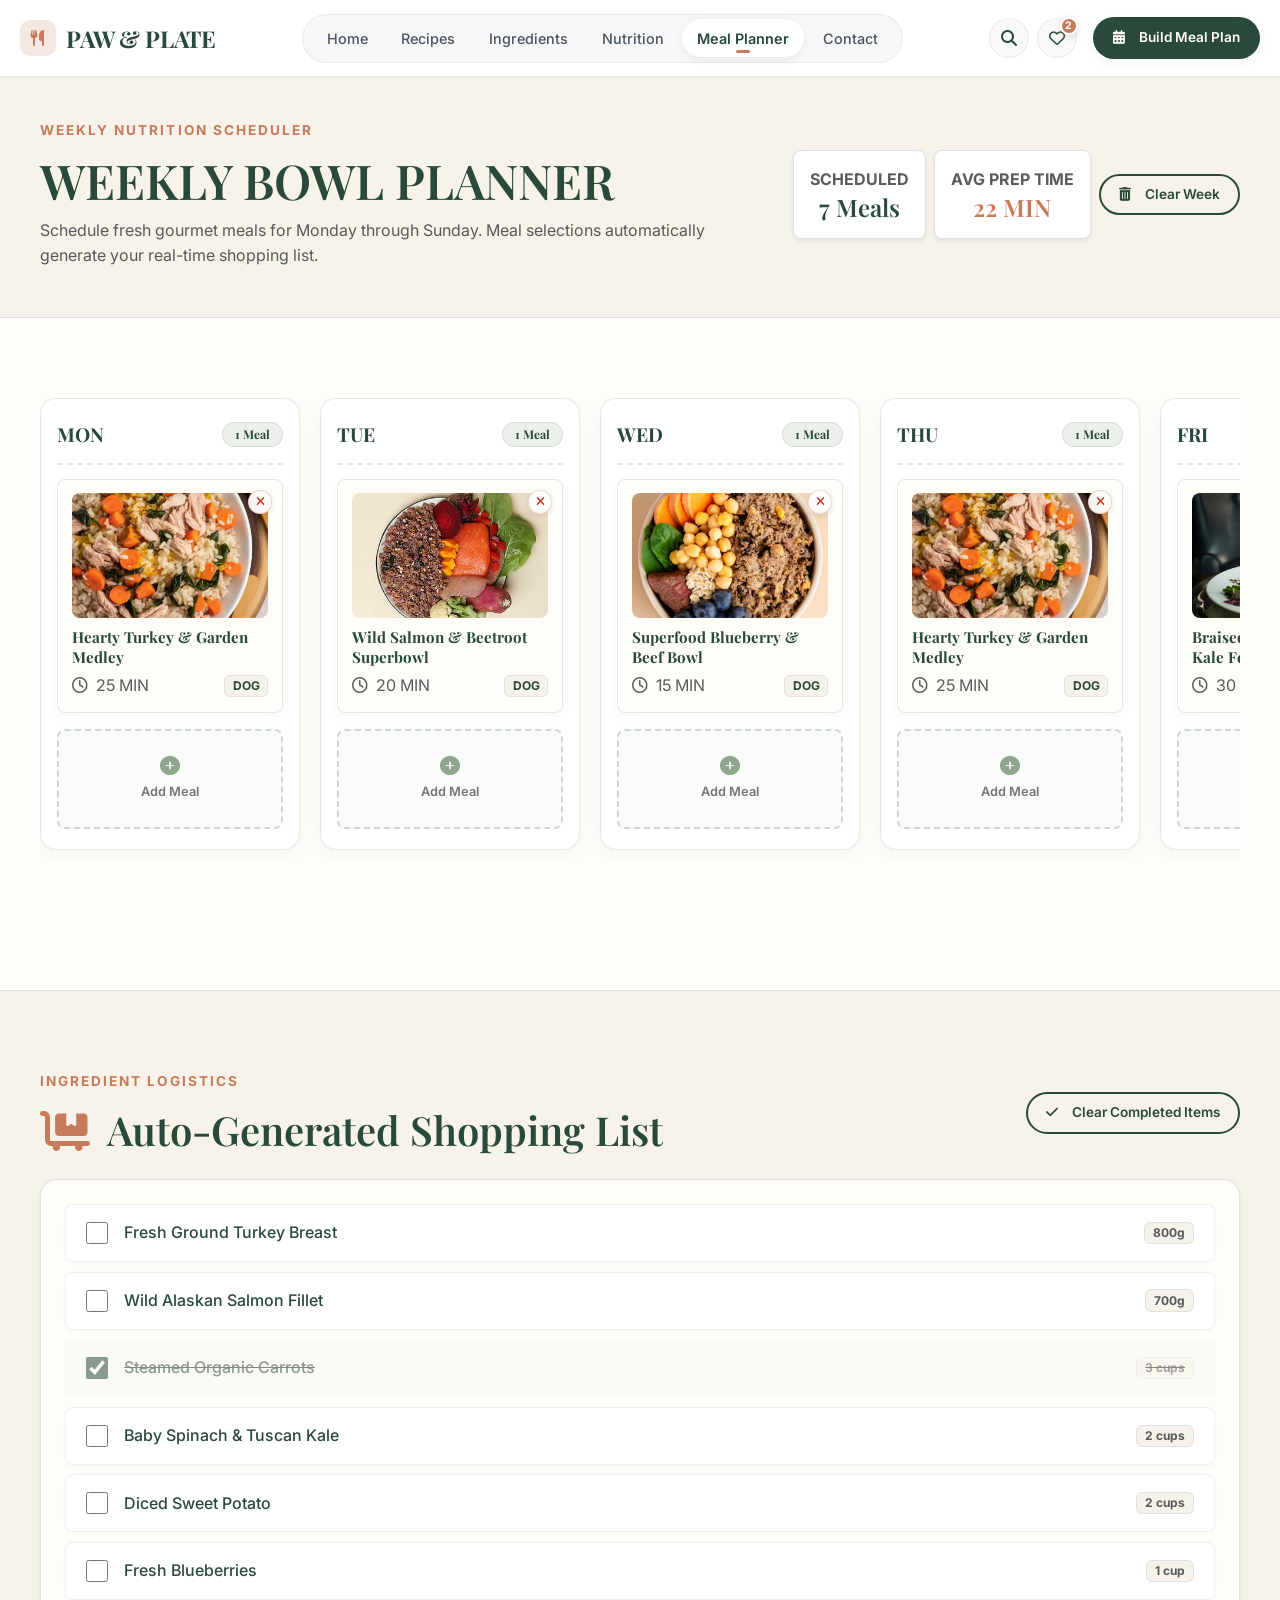
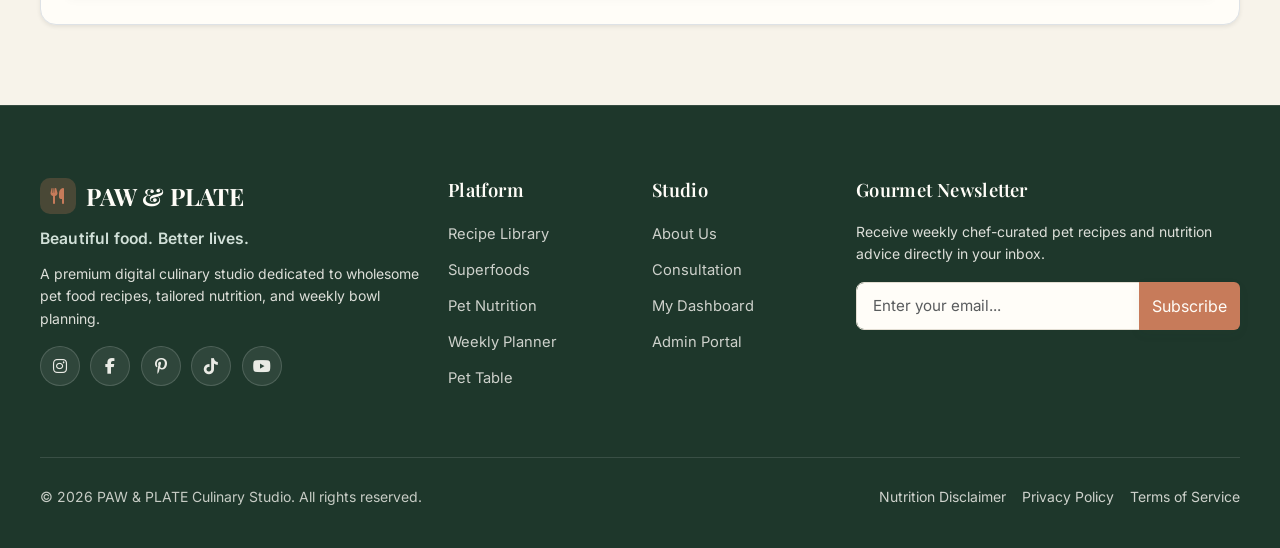
<file: meal-planner.html>
<!DOCTYPE html>
<html lang="en">
<head>
  <meta charset="UTF-8">
  <meta name="viewport" content="width=device-width, initial-scale=1.0">
  <title>Weekly Bowl Planner & Shopping List — PAW & PLATE</title>
  <meta name="description" content="Plan your pet's weekly gourmet bowls, schedule daily fresh meals, and auto-generate clean shopping ingredient lists.">
  
  <!-- Favicon -->
  <link rel="icon" type="image/svg+xml" href="favicon.svg">
  <link rel="stylesheet" href="https://cdnjs.cloudflare.com/ajax/libs/font-awesome/6.4.0/css/all.min.css">
  <link rel="stylesheet" href="https://cdn.jsdelivr.net/npm/bootstrap@5.3.0/dist/css/bootstrap.min.css">
  <link rel="stylesheet" href="assets/css/style.css">
</head>
<body data-page="meal-planner">

  <!-- Sticky Navbar -->
  <nav class="navbar navbar-expand-xl paw-navbar">
    <div class="container-custom">

      <!-- Brand Logo -->
      <a class="brand-logo" href="index.html">
        <span class="brand-icon-wrapper"><i class="fas fa-utensils"></i></span> PAW &amp; PLATE
      </a>

      <!-- Desktop Center Nav Links -->
      <div class="d-none d-xl-flex navbar-nav-center">
        <a class="nav-link-paw" href="index.html">Home</a>
        <a class="nav-link-paw" href="recipes.html">Recipes</a>
        <a class="nav-link-paw" href="ingredients.html">Ingredients</a>
        <a class="nav-link-paw" href="nutrition.html">Nutrition</a>
        <a class="nav-link-paw active" href="meal-planner.html">Meal Planner</a>
        <a class="nav-link-paw" href="contact.html">Contact</a>
      </div>

      <!-- Desktop Right Actions -->
      <div class="d-none d-xl-flex align-items-center gap-2">
        <a href="recipes.html" class="header-action-btn" title="Search Recipes"><i class="fas fa-search"></i></a>
        <a href="dashboard.html" class="header-action-btn" title="Saved Favorites">
          <i class="far fa-heart"></i>
          <span class="badge-count" id="favCountBadge">1</span>
        </a>
        <a href="meal-planner.html" class="btn-paw btn-paw-primary btn-paw-sm ms-2">
          <i class="fas fa-calendar-alt me-1"></i> Build Meal Plan
        </a>
      </div>

      <!-- Mobile/Tablet Hamburger -->
      <button class="navbar-toggler border-0 d-xl-none ms-auto" type="button" data-bs-toggle="offcanvas" data-bs-target="#mobileNavOffcanvas" aria-controls="mobileNavOffcanvas">
        <i class="fas fa-bars fa-lg text-forest"></i>
      </button>

    </div>
  </nav>

  <!-- Mobile Offcanvas Drawer -->
  <div class="offcanvas offcanvas-end offcanvas-paw" tabindex="-1" id="mobileNavOffcanvas">
    <div class="offcanvas-header border-bottom">
      <a class="brand-logo" href="index.html"><i class="fas fa-utensils"></i> PAW & PLATE</a>
      <button type="button" class="btn-close text-reset" data-bs-dismiss="offcanvas" aria-label="Close"></button>
    </div>
    <div class="offcanvas-body">
      <ul class="navbar-nav">
        <li><a class="nav-link nav-link-paw" href="index.html"><i class="fas fa-home me-2 text-sage"></i> Home</a></li>
        <li><a class="nav-link nav-link-paw" href="recipes.html"><i class="fas fa-book-open me-2 text-sage"></i> Recipes</a></li>
        <li><a class="nav-link nav-link-paw" href="ingredients.html"><i class="fas fa-carrot me-2 text-sage"></i> Ingredients</a></li>
        <li><a class="nav-link nav-link-paw" href="nutrition.html"><i class="fas fa-heartbeat me-2 text-sage"></i> Nutrition</a></li>
        <li><a class="nav-link nav-link-paw active" href="meal-planner.html"><i class="fas fa-calendar-alt me-2 text-sage"></i> Meal Planner</a></li>
        <li><a class="nav-link nav-link-paw" href="community.html"><i class="fas fa-users me-2 text-sage"></i> Community</a></li>
        <li><a class="nav-link nav-link-paw" href="about.html"><i class="fas fa-info-circle me-2 text-sage"></i> About / Studio</a></li>
        <li><a class="nav-link nav-link-paw" href="contact.html"><i class="fas fa-envelope me-2 text-sage"></i> Contact</a></li>
      </ul>
      <div class="mt-4 pt-3 border-top">
        <a href="meal-planner.html" class="btn-paw btn-paw-primary w-100">BUILD A MEAL PLAN</a>
      </div>
    </div>
  </div>



  <!-- Header Banner -->
  <section class="bg-cream py-5 border-bottom">
    <div class="container-custom">
      <div class="row align-items-center g-4">
        <div class="col-lg-7">
          <div class="hero-subtitle mb-2">WEEKLY NUTRITION SCHEDULER</div>
          <h1 class="display-5 font-heading text-forest mb-2">WEEKLY BOWL PLANNER</h1>
          <p class="text-muted mb-0">
            Schedule fresh gourmet meals for Monday through Sunday. Meal selections automatically generate your real-time shopping list.
          </p>
        </div>
        
        <div class="col-lg-5">
          <div class="d-flex flex-wrap align-items-center justify-content-lg-end gap-2">
            <div class="bg-white p-3 rounded-3 border shadow-sm text-center flex-grow-1 flex-md-grow-0" style="min-width: 130px;">
              <div class="extra-small text-muted fw-bold">SCHEDULED</div>
              <div class="h4 font-heading text-forest mb-0" id="totalMealsCount">9 Meals</div>
            </div>
            <div class="bg-white p-3 rounded-3 border shadow-sm text-center flex-grow-1 flex-md-grow-0" style="min-width: 130px;">
              <div class="extra-small text-muted fw-bold">AVG PREP TIME</div>
              <div class="h4 font-heading text-terracotta mb-0">22 MIN</div>
            </div>
            <button class="btn-paw btn-paw-outline btn-paw-sm mt-2 mt-sm-0" id="clearPlannerBtn" title="Clear entire week">
              <i class="fas fa-trash-alt me-1"></i> Clear Week
            </button>
          </div>
        </div>
      </div>
    </div>
  </section>

  <!-- Calendar Grid Section -->
  <section class="section-padding bg-warm-white">
    <div class="container-custom">
      <div class="planner-grid-wrapper mb-5">
        <div class="planner-grid" id="plannerGrid">
          <!-- JS renders MON - SUN calendar columns -->
        </div>
      </div>
    </div>
  </section>

  <!-- Auto-Generated Shopping List Section -->
  <section class="section-padding bg-cream border-top">
    <div class="container-custom">
      <div class="row align-items-center justify-content-between mb-4">
        <div class="col-md-7">
          <div class="hero-subtitle">INGREDIENT LOGISTICS</div>
          <h2 class="display-6 font-heading text-forest mb-0"><i class="fas fa-cart-flatbed text-terracotta me-2"></i> Auto-Generated Shopping List</h2>
        </div>
        <div class="col-md-5 text-md-end mt-3 mt-md-0">
          <button class="btn-paw btn-paw-outline btn-paw-sm" onclick="clearCompletedShopping()">
            <i class="fas fa-check me-1"></i> Clear Completed Items
          </button>
        </div>
      </div>

      <div class="bg-warm-white rounded-4 border shadow-sm p-4">
        <div id="shoppingListContainer">
          <!-- JS renders interactive checkbox items -->
        </div>
      </div>
    </div>
  </section>

  <!-- Add Recipe to Day Modal -->
  <div class="modal fade" id="addRecipeToDayModal" tabindex="-1" aria-hidden="true">
    <div class="modal-dialog modal-dialog-centered modal-lg">
      <div class="modal-content bg-warm-white border-0 shadow-lg">
        <div class="modal-header border-bottom">
          <h5 class="modal-title font-heading text-forest"><i class="fas fa-plus-circle text-terracotta me-2"></i> Select Recipe for Meal Plan</h5>
          <button type="button" class="btn-close" data-bs-dismiss="modal" aria-label="Close"></button>
        </div>
        <div class="modal-body p-4">
          <div class="list-group" id="modalRecipesList">
            <!-- JS populates recipe options -->
          </div>
        </div>
        <div class="modal-footer border-top">
          <button type="button" class="btn-paw btn-paw-outline btn-paw-sm" data-bs-dismiss="modal">Cancel</button>
        </div>
      </div>
    </div>
  </div>

  <!-- Footer -->
  <footer class="paw-footer">
    <div class="container-custom">
      <div class="row g-4">
        <div class="col-lg-4">
          <a href="index.html" class="footer-brand"><span class="brand-icon-wrapper"><i class="fas fa-utensils"></i></span> PAW &amp; PLATE</a>
          <div class="footer-tagline">Beautiful food. Better lives.</div>
          <p class="small text-muted mb-3">
            A premium digital culinary studio dedicated to wholesome pet food recipes, tailored nutrition, and weekly bowl planning.
          </p>
          <div class="footer-social-icons">
            <a href="#" class="social-icon-btn" aria-label="Instagram" title="Instagram"><i class="fab fa-instagram"></i></a>
            <a href="#" class="social-icon-btn" aria-label="Facebook" title="Facebook"><i class="fab fa-facebook-f"></i></a>
            <a href="#" class="social-icon-btn" aria-label="Pinterest" title="Pinterest"><i class="fab fa-pinterest-p"></i></a>
            <a href="#" class="social-icon-btn" aria-label="TikTok" title="TikTok"><i class="fab fa-tiktok"></i></a>
            <a href="#" class="social-icon-btn" aria-label="YouTube" title="YouTube"><i class="fab fa-youtube"></i></a>
          </div>
        </div>
        <div class="col-lg-2 col-md-4">
          <h4 class="footer-heading">Platform</h4>
          <ul class="footer-links">
            <li><a href="recipes.html">Recipe Library</a></li>
            <li><a href="ingredients.html">Superfoods</a></li>
            <li><a href="nutrition.html">Pet Nutrition</a></li>
            <li><a href="meal-planner.html">Weekly Planner</a></li>
            <li><a href="community.html">Pet Table</a></li>
          </ul>
        </div>
        <div class="col-lg-2 col-md-4">
          <h4 class="footer-heading">Studio</h4>
          <ul class="footer-links">
            <li><a href="about.html">About Us</a></li>
            <li><a href="contact.html">Consultation</a></li>
            <li><a href="dashboard.html">My Dashboard</a></li>
            <li><a href="admin.html">Admin Portal</a></li>
          </ul>
        </div>
        <div class="col-lg-4 col-md-4">
          <h4 class="footer-heading">Gourmet Newsletter</h4>
          <p class="small text-muted mb-3">Receive weekly chef-curated pet recipes and nutrition advice directly in your inbox.</p>
          <div class="input-group">
            <input type="email" class="form-control form-paw-control" placeholder="Enter your email...">
            <button class="btn btn-paw-terracotta" type="button">Subscribe</button>
          </div>
        </div>
      </div>

      <div class="footer-bottom">
        <div>&copy; 2026 PAW &amp; PLATE Culinary Studio. All rights reserved.</div>
        <div class="d-flex gap-3">
          <a href="nutrition.html">Nutrition Disclaimer</a>
          <a href="contact.html">Privacy Policy</a>
          <a href="contact.html">Terms of Service</a>
        </div>
      </div>
    </div>
  </footer>

  <script src="https://cdn.jsdelivr.net/npm/bootstrap@5.3.0/dist/js/bootstrap.bundle.min.js"></script>
  <script src="assets/js/main.js"></script>
</body>
</html>
</file>
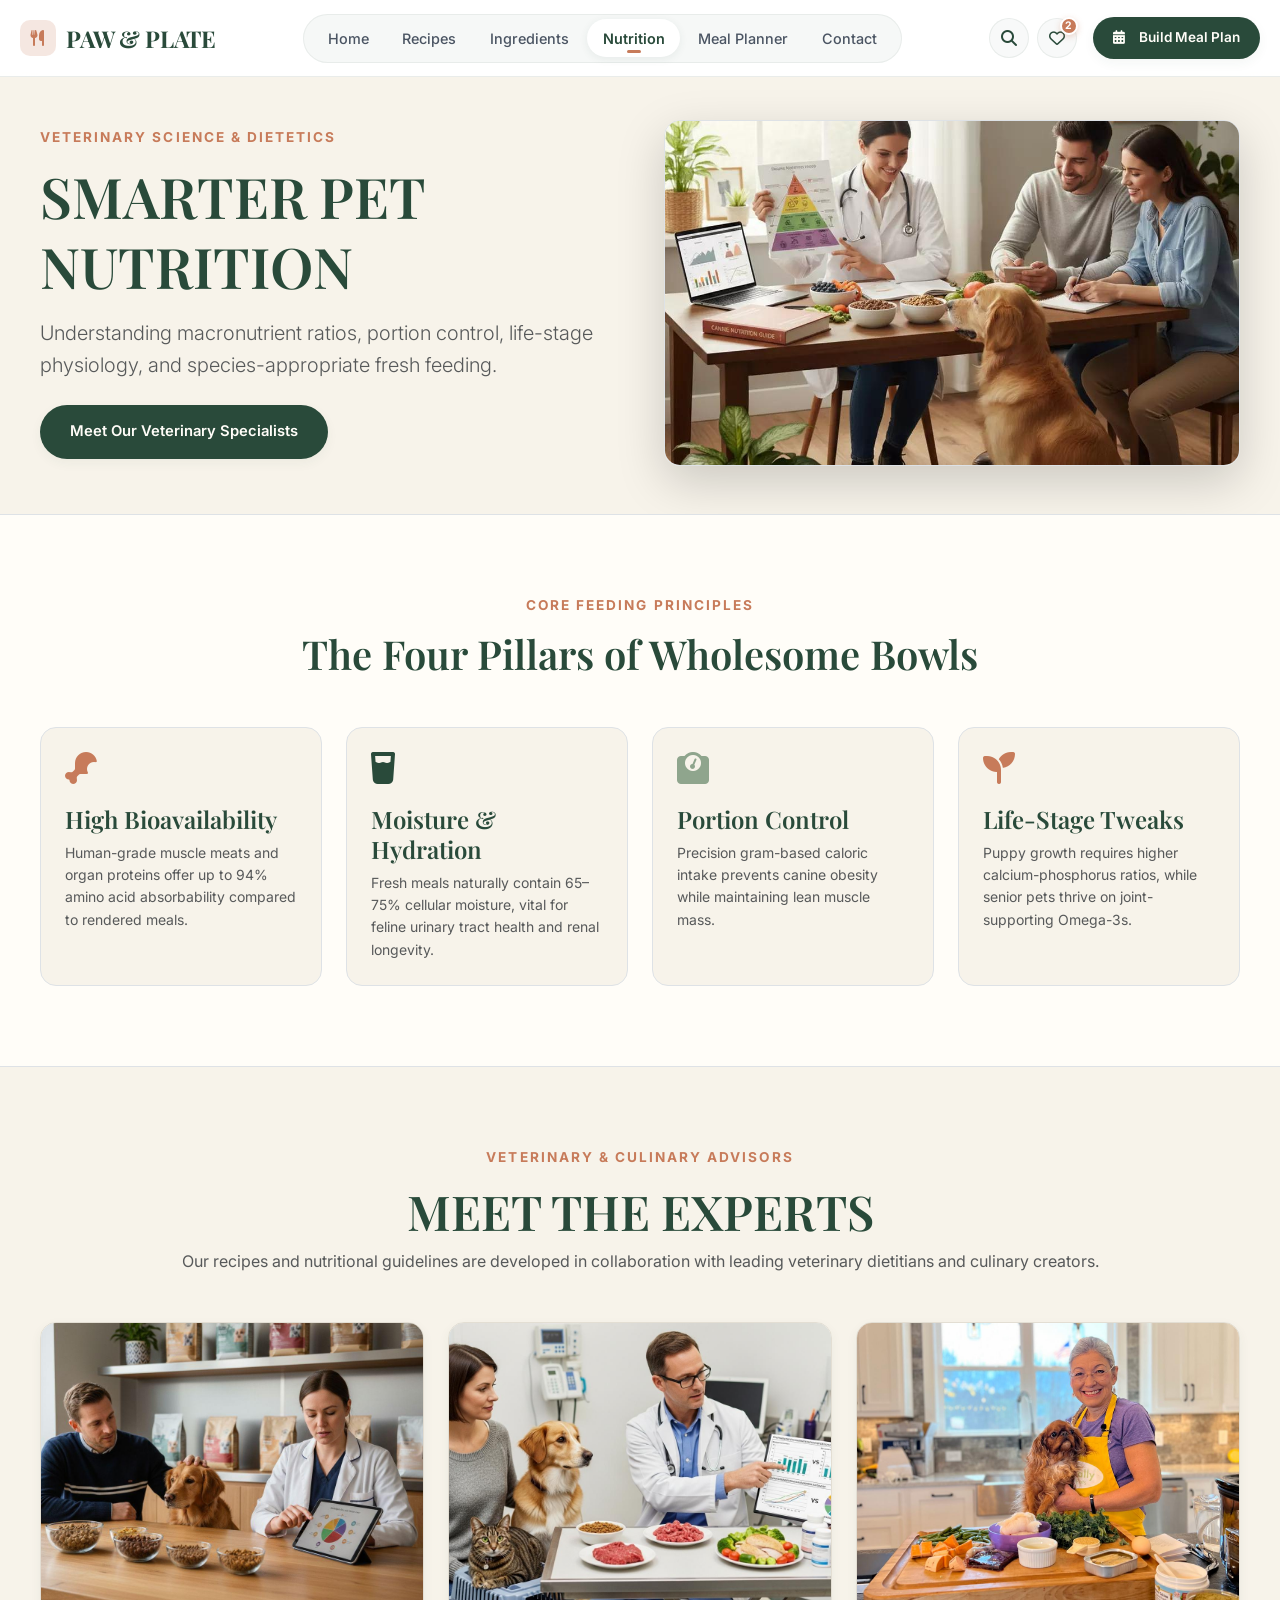
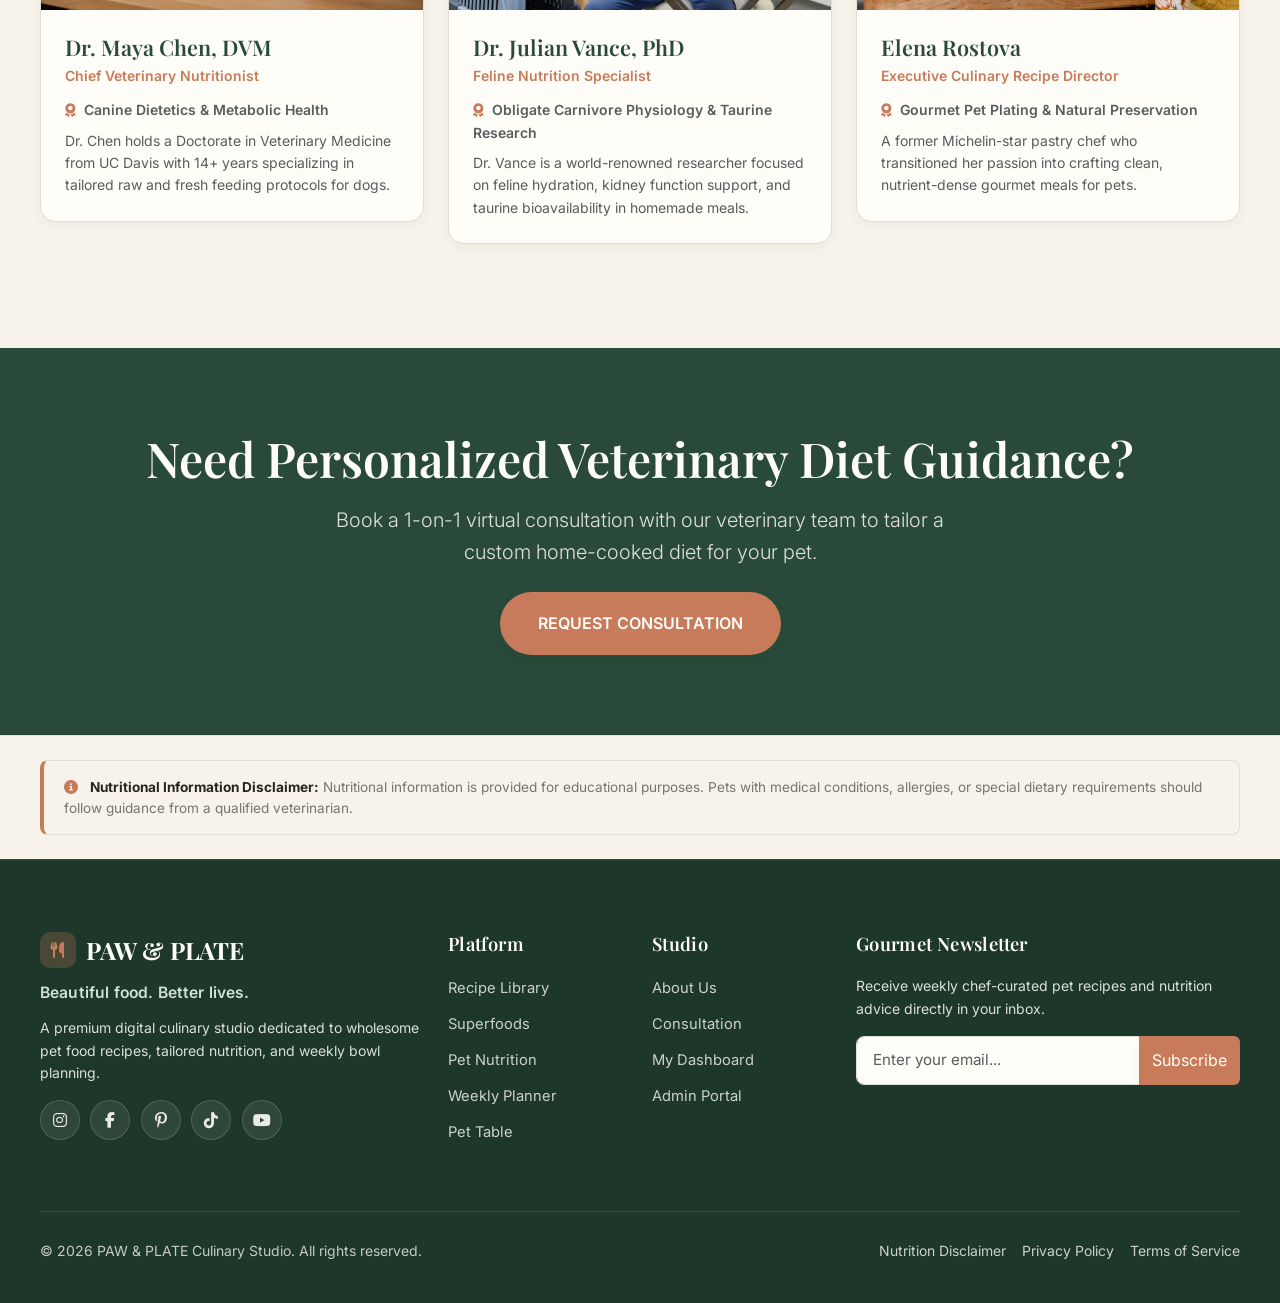
<file: nutrition.html>
<!DOCTYPE html>
<html lang="en">
<head>
  <meta charset="UTF-8">
  <meta name="viewport" content="width=device-width, initial-scale=1.0">
  <title>Smarter Pet Nutrition & Experts — PAW & PLATE</title>
  <meta name="description" content="Learn evidence-backed pet nutrition principles from veterinary dietitians, life-stage feeding protocols, and macronutrient balance for dogs and cats.">
  
  <!-- Favicon -->
  <link rel="icon" type="image/svg+xml" href="favicon.svg">
  <link rel="stylesheet" href="https://cdnjs.cloudflare.com/ajax/libs/font-awesome/6.4.0/css/all.min.css">
  <link rel="stylesheet" href="https://cdn.jsdelivr.net/npm/bootstrap@5.3.0/dist/css/bootstrap.min.css">
  <link rel="stylesheet" href="assets/css/style.css">
</head>
<body data-page="nutrition">

  <!-- Sticky Navbar -->
  <nav class="navbar navbar-expand-xl paw-navbar">
    <div class="container-custom">

      <!-- Brand Logo -->
      <a class="brand-logo" href="index.html">
        <span class="brand-icon-wrapper"><i class="fas fa-utensils"></i></span> PAW &amp; PLATE
      </a>

      <!-- Desktop Center Nav Links -->
      <div class="d-none d-xl-flex navbar-nav-center">
        <a class="nav-link-paw" href="index.html">Home</a>
        <a class="nav-link-paw" href="recipes.html">Recipes</a>
        <a class="nav-link-paw" href="ingredients.html">Ingredients</a>
        <a class="nav-link-paw active" href="nutrition.html">Nutrition</a>
        <a class="nav-link-paw" href="meal-planner.html">Meal Planner</a>
        <a class="nav-link-paw" href="contact.html">Contact</a>
      </div>

      <!-- Desktop Right Actions -->
      <div class="d-none d-xl-flex align-items-center gap-2">
        <a href="recipes.html" class="header-action-btn" title="Search Recipes"><i class="fas fa-search"></i></a>
        <a href="dashboard.html" class="header-action-btn" title="Saved Favorites">
          <i class="far fa-heart"></i>
          <span class="badge-count" id="favCountBadge">1</span>
        </a>
        <a href="meal-planner.html" class="btn-paw btn-paw-primary btn-paw-sm ms-2">
          <i class="fas fa-calendar-alt me-1"></i> Build Meal Plan
        </a>
      </div>

      <!-- Mobile/Tablet Hamburger -->
      <button class="navbar-toggler border-0 d-xl-none ms-auto" type="button" data-bs-toggle="offcanvas" data-bs-target="#mobileNavOffcanvas" aria-controls="mobileNavOffcanvas">
        <i class="fas fa-bars fa-lg text-forest"></i>
      </button>

    </div>
  </nav>

  <!-- Mobile Offcanvas Drawer -->
  <div class="offcanvas offcanvas-end offcanvas-paw" tabindex="-1" id="mobileNavOffcanvas">
    <div class="offcanvas-header border-bottom">
      <a class="brand-logo" href="index.html"><i class="fas fa-utensils"></i> PAW & PLATE</a>
      <button type="button" class="btn-close text-reset" data-bs-dismiss="offcanvas" aria-label="Close"></button>
    </div>
    <div class="offcanvas-body">
      <ul class="navbar-nav">
        <li><a class="nav-link nav-link-paw" href="index.html"><i class="fas fa-home me-2 text-sage"></i> Home</a></li>
        <li><a class="nav-link nav-link-paw" href="recipes.html"><i class="fas fa-book-open me-2 text-sage"></i> Recipes</a></li>
        <li><a class="nav-link nav-link-paw" href="ingredients.html"><i class="fas fa-carrot me-2 text-sage"></i> Ingredients</a></li>
        <li><a class="nav-link nav-link-paw active" href="nutrition.html"><i class="fas fa-heartbeat me-2 text-sage"></i> Nutrition</a></li>
        <li><a class="nav-link nav-link-paw" href="meal-planner.html"><i class="fas fa-calendar-alt me-2 text-sage"></i> Meal Planner</a></li>
        <li><a class="nav-link nav-link-paw" href="community.html"><i class="fas fa-users me-2 text-sage"></i> Community</a></li>
        <li><a class="nav-link nav-link-paw" href="about.html"><i class="fas fa-info-circle me-2 text-sage"></i> About / Studio</a></li>
        <li><a class="nav-link nav-link-paw" href="contact.html"><i class="fas fa-envelope me-2 text-sage"></i> Contact</a></li>
      </ul>
      <div class="mt-4 pt-3 border-top">
        <a href="meal-planner.html" class="btn-paw btn-paw-primary w-100">BUILD A MEAL PLAN</a>
      </div>
    </div>
  </div>


  <!-- Header Hero -->
  <section class="bg-cream py-5 border-bottom">
    <div class="container-custom">
      <div class="row align-items-center g-5">
        <div class="col-lg-6 reveal-left">
          <div class="hero-subtitle">VETERINARY SCIENCE & DIETETICS</div>
          <h1 class="display-4 font-heading text-forest mb-3">SMARTER PET NUTRITION</h1>
          <p class="lead text-muted mb-4">
            Understanding macronutrient ratios, portion control, life-stage physiology, and species-appropriate fresh feeding.
          </p>
          <a href="#expertsSection" class="btn-paw btn-paw-primary">Meet Our Veterinary Specialists</a>
        </div>
        <div class="col-lg-6 reveal-right">
          <img src="assets/images/36.jpg" alt="Veterinary nutritionist showing canine pyramid chart" class="img-fluid rounded-4 shadow-lg border">
        </div>
      </div>
    </div>
  </section>

  <!-- Key Educational Pillars -->
  <section class="section-padding bg-warm-white">
    <div class="container-custom">
      <div class="text-center mb-5 reveal">
        <div class="hero-subtitle">CORE FEEDING PRINCIPLES</div>
        <h2 class="display-6 font-heading">The Four Pillars of Wholesome Bowls</h2>
      </div>

      <div class="row g-4">
        <div class="col-md-6 col-lg-3 reveal">
          <div class="bg-cream p-4 rounded-4 border h-100">
            <div class="text-terracotta mb-3"><i class="fas fa-drumstick-bite fa-2x"></i></div>
            <h4 class="font-heading mb-2">High Bioavailability</h4>
            <p class="small text-muted mb-0">Human-grade muscle meats and organ proteins offer up to 94% amino acid absorbability compared to rendered meals.</p>
          </div>
        </div>
        <div class="col-md-6 col-lg-3 reveal">
          <div class="bg-cream p-4 rounded-4 border h-100">
            <div class="text-forest mb-3"><i class="fas fa-glass-water fa-2x"></i></div>
            <h4 class="font-heading mb-2">Moisture & Hydration</h4>
            <p class="small text-muted mb-0">Fresh meals naturally contain 65–75% cellular moisture, vital for feline urinary tract health and renal longevity.</p>
          </div>
        </div>
        <div class="col-md-6 col-lg-3 reveal">
          <div class="bg-cream p-4 rounded-4 border h-100">
            <div class="text-sage mb-3"><i class="fas fa-weight-scale fa-2x"></i></div>
            <h4 class="font-heading mb-2">Portion Control</h4>
            <p class="small text-muted mb-0">Precision gram-based caloric intake prevents canine obesity while maintaining lean muscle mass.</p>
          </div>
        </div>
        <div class="col-md-6 col-lg-3 reveal">
          <div class="bg-cream p-4 rounded-4 border h-100">
            <div class="text-terracotta mb-3"><i class="fas fa-seedling fa-2x"></i></div>
            <h4 class="font-heading mb-2">Life-Stage Tweaks</h4>
            <p class="small text-muted mb-0">Puppy growth requires higher calcium-phosphorus ratios, while senior pets thrive on joint-supporting Omega-3s.</p>
          </div>
        </div>
      </div>
    </div>
  </section>

  <!-- Meet the Experts Section -->
  <section class="section-padding bg-cream border-top" id="expertsSection">
    <div class="container-custom">
      <div class="text-center mb-5 reveal">
        <div class="hero-subtitle">VETERINARY & CULINARY ADVISORS</div>
        <h2 class="display-5 font-heading">MEET THE EXPERTS</h2>
        <p class="text-muted max-w-600 mx-auto">
          Our recipes and nutritional guidelines are developed in collaboration with leading veterinary dietitians and culinary creators.
        </p>
      </div>

      <div class="row" id="expertsGrid">
        <!-- JS populates expert cards -->
      </div>
    </div>
  </section>

  <!-- Consultation Banner -->
  <section class="section-padding bg-forest text-warm-white">
    <div class="container-custom text-center reveal">
      <h2 class="display-5 font-heading text-warm-white mb-3">Need Personalized Veterinary Diet Guidance?</h2>
      <p class="lead mb-4" style="color: rgba(255,253,248,0.85); max-width:640px; margin:0 auto;">
        Book a 1-on-1 virtual consultation with our veterinary team to tailor a custom home-cooked diet for your pet.
      </p>
      <a href="contact.html" class="btn-paw btn-paw-terracotta btn-paw-lg">REQUEST CONSULTATION</a>
    </div>
  </section>

  <!-- Safety & Disclaimer Banner -->
  <section class="py-4 bg-cream border-top">
    <div class="container-custom">
      <div class="disclaimer-banner">
        <i class="fas fa-info-circle text-terracotta me-2"></i>
        <strong>Nutritional Information Disclaimer:</strong> Nutritional information is provided for educational purposes. Pets with medical conditions, allergies, or special dietary requirements should follow guidance from a qualified veterinarian.
      </div>
    </div>
  </section>

  <!-- Footer -->
  <footer class="paw-footer">
    <div class="container-custom">
      <div class="row g-4">
        <div class="col-lg-4">
          <a href="index.html" class="footer-brand"><span class="brand-icon-wrapper"><i class="fas fa-utensils"></i></span> PAW &amp; PLATE</a>
          <div class="footer-tagline">Beautiful food. Better lives.</div>
          <p class="small text-muted mb-3">
            A premium digital culinary studio dedicated to wholesome pet food recipes, tailored nutrition, and weekly bowl planning.
          </p>
          <div class="footer-social-icons">
            <a href="#" class="social-icon-btn" aria-label="Instagram" title="Instagram"><i class="fab fa-instagram"></i></a>
            <a href="#" class="social-icon-btn" aria-label="Facebook" title="Facebook"><i class="fab fa-facebook-f"></i></a>
            <a href="#" class="social-icon-btn" aria-label="Pinterest" title="Pinterest"><i class="fab fa-pinterest-p"></i></a>
            <a href="#" class="social-icon-btn" aria-label="TikTok" title="TikTok"><i class="fab fa-tiktok"></i></a>
            <a href="#" class="social-icon-btn" aria-label="YouTube" title="YouTube"><i class="fab fa-youtube"></i></a>
          </div>
        </div>
        <div class="col-lg-2 col-md-4">
          <h4 class="footer-heading">Platform</h4>
          <ul class="footer-links">
            <li><a href="recipes.html">Recipe Library</a></li>
            <li><a href="ingredients.html">Superfoods</a></li>
            <li><a href="nutrition.html">Pet Nutrition</a></li>
            <li><a href="meal-planner.html">Weekly Planner</a></li>
            <li><a href="community.html">Pet Table</a></li>
          </ul>
        </div>
        <div class="col-lg-2 col-md-4">
          <h4 class="footer-heading">Studio</h4>
          <ul class="footer-links">
            <li><a href="about.html">About Us</a></li>
            <li><a href="contact.html">Consultation</a></li>
            <li><a href="dashboard.html">My Dashboard</a></li>
            <li><a href="admin.html">Admin Portal</a></li>
          </ul>
        </div>
        <div class="col-lg-4 col-md-4">
          <h4 class="footer-heading">Gourmet Newsletter</h4>
          <p class="small text-muted mb-3">Receive weekly chef-curated pet recipes and nutrition advice directly in your inbox.</p>
          <div class="input-group">
            <input type="email" class="form-control form-paw-control" placeholder="Enter your email...">
            <button class="btn btn-paw-terracotta" type="button">Subscribe</button>
          </div>
        </div>
      </div>

      <div class="footer-bottom">
        <div>&copy; 2026 PAW &amp; PLATE Culinary Studio. All rights reserved.</div>
        <div class="d-flex gap-3">
          <a href="nutrition.html">Nutrition Disclaimer</a>
          <a href="contact.html">Privacy Policy</a>
          <a href="contact.html">Terms of Service</a>
        </div>
      </div>
    </div>
  </footer>

  <script src="https://cdn.jsdelivr.net/npm/bootstrap@5.3.0/dist/js/bootstrap.bundle.min.js"></script>
  <script src="assets/js/main.js"></script>
</body>
</html>
</file>
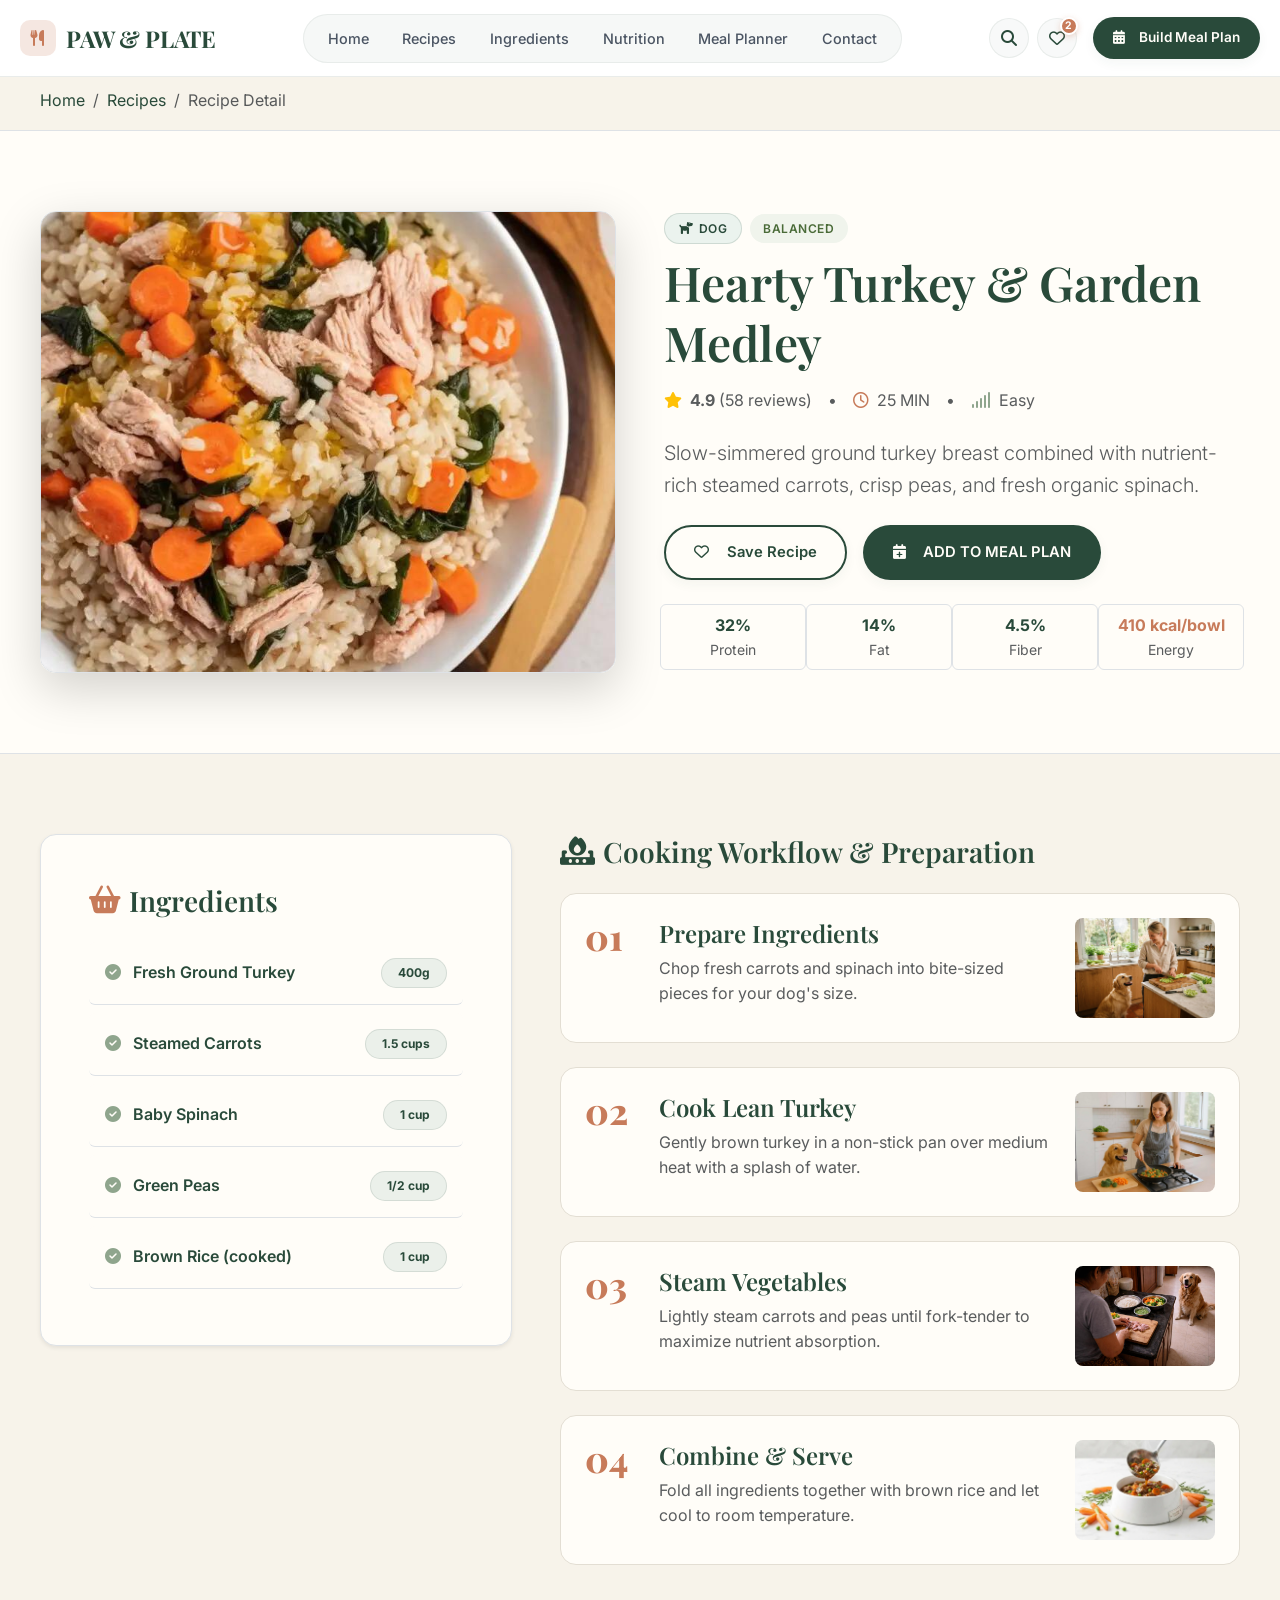
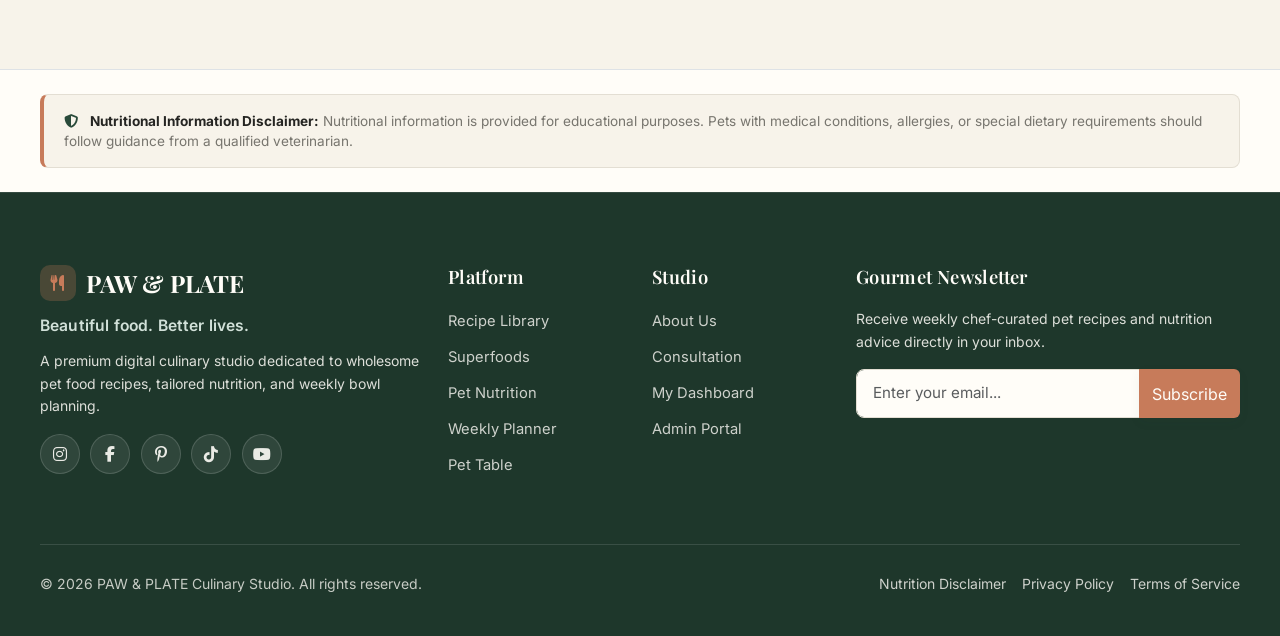
<file: recipe-detail.html>
<!DOCTYPE html>
<html lang="en">
<head>
  <meta charset="UTF-8">
  <meta name="viewport" content="width=device-width, initial-scale=1.0">
  <title>Recipe Detail — PAW & PLATE Gourmet Studio</title>
  <meta name="description" content="Step-by-step gourmet pet recipe instructions, fresh ingredient proportions, and nutrition breakdown.">
  
  <!-- Favicon -->
  <link rel="icon" type="image/svg+xml" href="favicon.svg">
  <link rel="stylesheet" href="https://cdnjs.cloudflare.com/ajax/libs/font-awesome/6.4.0/css/all.min.css">
  <link rel="stylesheet" href="https://cdn.jsdelivr.net/npm/bootstrap@5.3.0/dist/css/bootstrap.min.css">
  <link rel="stylesheet" href="assets/css/style.css">
</head>
<body data-page="recipe-detail">

  <!-- Sticky Navbar -->
  <nav class="navbar navbar-expand-xl paw-navbar">
    <div class="container-custom">

      <!-- Brand Logo -->
      <a class="brand-logo" href="index.html">
        <span class="brand-icon-wrapper"><i class="fas fa-utensils"></i></span> PAW &amp; PLATE
      </a>

      <!-- Desktop Center Nav Links -->
      <div class="d-none d-xl-flex navbar-nav-center">
        <a class="nav-link-paw active" href="index.html">Home</a>
        <a class="nav-link-paw" href="recipes.html">Recipes</a>
        <a class="nav-link-paw" href="ingredients.html">Ingredients</a>
        <a class="nav-link-paw" href="nutrition.html">Nutrition</a>
        <a class="nav-link-paw" href="meal-planner.html">Meal Planner</a>
        <a class="nav-link-paw" href="contact.html">Contact</a>
      </div>

      <!-- Desktop Right Actions -->
      <div class="d-none d-xl-flex align-items-center gap-2">
        <a href="recipes.html" class="header-action-btn" title="Search Recipes"><i class="fas fa-search"></i></a>
        <a href="dashboard.html" class="header-action-btn" title="Saved Favorites">
          <i class="far fa-heart"></i>
          <span class="badge-count" id="favCountBadge">1</span>
        </a>
        <a href="meal-planner.html" class="btn-paw btn-paw-primary btn-paw-sm ms-2">
          <i class="fas fa-calendar-alt me-1"></i> Build Meal Plan
        </a>
      </div>

      <!-- Mobile/Tablet Hamburger -->
      <button class="navbar-toggler border-0 d-xl-none ms-auto" type="button" data-bs-toggle="offcanvas" data-bs-target="#mobileNavOffcanvas" aria-controls="mobileNavOffcanvas">
        <i class="fas fa-bars fa-lg text-forest"></i>
      </button>

    </div>
  </nav>

  <!-- Mobile Offcanvas Drawer -->
  <div class="offcanvas offcanvas-end offcanvas-paw" tabindex="-1" id="mobileNavOffcanvas">
    <div class="offcanvas-header border-bottom">
      <a class="brand-logo" href="index.html"><i class="fas fa-utensils"></i> PAW & PLATE</a>
      <button type="button" class="btn-close text-reset" data-bs-dismiss="offcanvas" aria-label="Close"></button>
    </div>
    <div class="offcanvas-body">
      <ul class="navbar-nav">
        <li><a class="nav-link nav-link-paw" href="index.html"><i class="fas fa-home me-2 text-sage"></i> Home</a></li>
        <li><a class="nav-link nav-link-paw active" href="recipes.html"><i class="fas fa-book-open me-2 text-sage"></i> Recipes</a></li>
        <li><a class="nav-link nav-link-paw" href="ingredients.html"><i class="fas fa-carrot me-2 text-sage"></i> Ingredients</a></li>
        <li><a class="nav-link nav-link-paw" href="nutrition.html"><i class="fas fa-heartbeat me-2 text-sage"></i> Nutrition</a></li>
        <li><a class="nav-link nav-link-paw" href="meal-planner.html"><i class="fas fa-calendar-alt me-2 text-sage"></i> Meal Planner</a></li>
        <li><a class="nav-link nav-link-paw" href="community.html"><i class="fas fa-users me-2 text-sage"></i> Community</a></li>
        <li><a class="nav-link nav-link-paw" href="about.html"><i class="fas fa-info-circle me-2 text-sage"></i> About / Studio</a></li>
        <li><a class="nav-link nav-link-paw" href="contact.html"><i class="fas fa-envelope me-2 text-sage"></i> Contact</a></li>
      </ul>
      <div class="mt-4 pt-3 border-top">
        <a href="meal-planner.html" class="btn-paw btn-paw-primary w-100">BUILD A MEAL PLAN</a>
      </div>
    </div>
  </div>


  <!-- Breadcrumb -->
  <div class="bg-cream py-3 border-bottom">
    <div class="container-custom">
      <nav aria-label="breadcrumb">
        <ol class="breadcrumb mb-0 small">
          <li class="breadcrumb-item"><a href="index.html">Home</a></li>
          <li class="breadcrumb-item"><a href="recipes.html">Recipes</a></li>
          <li class="breadcrumb-item active" aria-current="page">Recipe Detail</li>
        </ol>
      </nav>
    </div>
  </div>

  <!-- Main Recipe Hero Detail Section -->
  <section class="section-padding bg-warm-white">
    <div class="container-custom">
      <div class="row g-5 align-items-center">
        <div class="col-lg-6 reveal-left">
          <div class="rounded-4 overflow-hidden border shadow-lg position-relative">
            <img src="assets/images/15.jpg" id="detailHeroImg" alt="Recipe Hero Image" class="w-100" style="height:460px;object-fit:cover;">
          </div>
        </div>

        <div class="col-lg-6 reveal-right">
          <div class="d-flex align-items-center mb-2">
            <span id="detailRecipeSpecies" class="tag-badge tag-dog me-2"><i class="fas fa-dog"></i> DOG</span>
            <span id="detailRecipeCategory" class="tag-badge tag-balanced">BALANCED</span>
          </div>

          <h1 class="display-5 font-heading text-forest mb-3" id="detailRecipeTitle">Hearty Turkey & Garden Medley</h1>
          
          <div class="d-flex align-items-center gap-3 mb-4 text-muted">
            <span><i class="fas fa-star text-warning me-1"></i> <strong>4.9</strong> (58 reviews)</span>
            <span>•</span>
            <span><i class="far fa-clock text-terracotta me-1"></i> <span id="detailPrepTime">25 MIN</span></span>
            <span>•</span>
            <span><i class="fas fa-signal text-sage me-1"></i> <span id="detailDifficulty">Easy</span></span>
          </div>

          <p class="lead text-muted mb-4" id="detailSummary">
            Slow-simmered ground turkey breast combined with nutrient-rich steamed carrots, crisp peas, and fresh organic spinach.
          </p>

          <!-- Action CTA buttons -->
          <div class="d-flex flex-wrap gap-3 mb-4">
            <button class="btn-paw btn-paw-outline" id="detailSaveRecipeBtn">
              <i class="far fa-heart me-2"></i> Save Recipe
            </button>
            <button class="btn-paw btn-paw-primary" id="detailAddToPlanBtn">
              <i class="fas fa-calendar-plus me-2"></i> ADD TO MEAL PLAN
            </button>
          </div>

          <!-- Nutritional Breakdown Row -->
          <div class="row g-2" id="detailNutritionContainer">
            <!-- JS inserts protein, fat, fiber, energy boxes -->
          </div>
        </div>
      </div>
    </div>
  </section>

  <!-- Recipe Ingredients & Preparation Steps Section -->
  <section class="section-padding bg-cream border-top">
    <div class="container-custom">
      <div class="row g-5">
        
        <!-- Left: Ingredients Column -->
        <div class="col-lg-5 reveal-left">
          <div class="bg-warm-white p-4 p-md-5 rounded-4 border shadow-sm">
            <h3 class="font-heading text-forest mb-4 d-flex align-items-center gap-2">
              <i class="fas fa-basket-shopping text-terracotta"></i> Ingredients
            </h3>
            <ul class="list-unstyled mb-0" id="detailIngredientsList">
              <!-- JS renders ingredient list -->
            </ul>
          </div>
        </div>

        <!-- Right: Step-by-Step Cooking Workflow -->
        <div class="col-lg-7 reveal-right">
          <h3 class="font-heading text-forest mb-4 d-flex align-items-center gap-2">
            <i class="fas fa-fire-burner text-forest"></i> Cooking Workflow & Preparation
          </h3>
          
          <div id="detailPrepStepsContainer">
            <!-- JS renders step cards with scroll reveal -->
          </div>
        </div>

      </div>
    </div>
  </section>

  <!-- Educational Disclaimer Banner -->
  <section class="py-4 bg-warm-white border-top">
    <div class="container-custom">
      <div class="disclaimer-banner">
        <i class="fas fa-shield-alt text-forest me-2"></i>
        <strong>Nutritional Information Disclaimer:</strong> Nutritional information is provided for educational purposes. Pets with medical conditions, allergies, or special dietary requirements should follow guidance from a qualified veterinarian.
      </div>
    </div>
  </section>

  <!-- Footer -->
  <footer class="paw-footer">
    <div class="container-custom">
      <div class="row g-4">
        <div class="col-lg-4">
          <a href="index.html" class="footer-brand"><span class="brand-icon-wrapper"><i class="fas fa-utensils"></i></span> PAW &amp; PLATE</a>
          <div class="footer-tagline">Beautiful food. Better lives.</div>
          <p class="small text-muted mb-3">
            A premium digital culinary studio dedicated to wholesome pet food recipes, tailored nutrition, and weekly bowl planning.
          </p>
          <div class="footer-social-icons">
            <a href="#" class="social-icon-btn" aria-label="Instagram" title="Instagram"><i class="fab fa-instagram"></i></a>
            <a href="#" class="social-icon-btn" aria-label="Facebook" title="Facebook"><i class="fab fa-facebook-f"></i></a>
            <a href="#" class="social-icon-btn" aria-label="Pinterest" title="Pinterest"><i class="fab fa-pinterest-p"></i></a>
            <a href="#" class="social-icon-btn" aria-label="TikTok" title="TikTok"><i class="fab fa-tiktok"></i></a>
            <a href="#" class="social-icon-btn" aria-label="YouTube" title="YouTube"><i class="fab fa-youtube"></i></a>
          </div>
        </div>
        <div class="col-lg-2 col-md-4">
          <h4 class="footer-heading">Platform</h4>
          <ul class="footer-links">
            <li><a href="recipes.html">Recipe Library</a></li>
            <li><a href="ingredients.html">Superfoods</a></li>
            <li><a href="nutrition.html">Pet Nutrition</a></li>
            <li><a href="meal-planner.html">Weekly Planner</a></li>
            <li><a href="community.html">Pet Table</a></li>
          </ul>
        </div>
        <div class="col-lg-2 col-md-4">
          <h4 class="footer-heading">Studio</h4>
          <ul class="footer-links">
            <li><a href="about.html">About Us</a></li>
            <li><a href="contact.html">Consultation</a></li>
            <li><a href="dashboard.html">My Dashboard</a></li>
            <li><a href="admin.html">Admin Portal</a></li>
          </ul>
        </div>
        <div class="col-lg-4 col-md-4">
          <h4 class="footer-heading">Gourmet Newsletter</h4>
          <p class="small text-muted mb-3">Receive weekly chef-curated pet recipes and nutrition advice directly in your inbox.</p>
          <div class="input-group">
            <input type="email" class="form-control form-paw-control" placeholder="Enter your email...">
            <button class="btn btn-paw-terracotta" type="button">Subscribe</button>
          </div>
        </div>
      </div>

      <div class="footer-bottom">
        <div>&copy; 2026 PAW &amp; PLATE Culinary Studio. All rights reserved.</div>
        <div class="d-flex gap-3">
          <a href="nutrition.html">Nutrition Disclaimer</a>
          <a href="contact.html">Privacy Policy</a>
          <a href="contact.html">Terms of Service</a>
        </div>
      </div>
    </div>
  </footer>

  <script src="https://cdn.jsdelivr.net/npm/bootstrap@5.3.0/dist/js/bootstrap.bundle.min.js"></script>
  <script src="assets/js/main.js"></script>
</body>
</html>
</file>
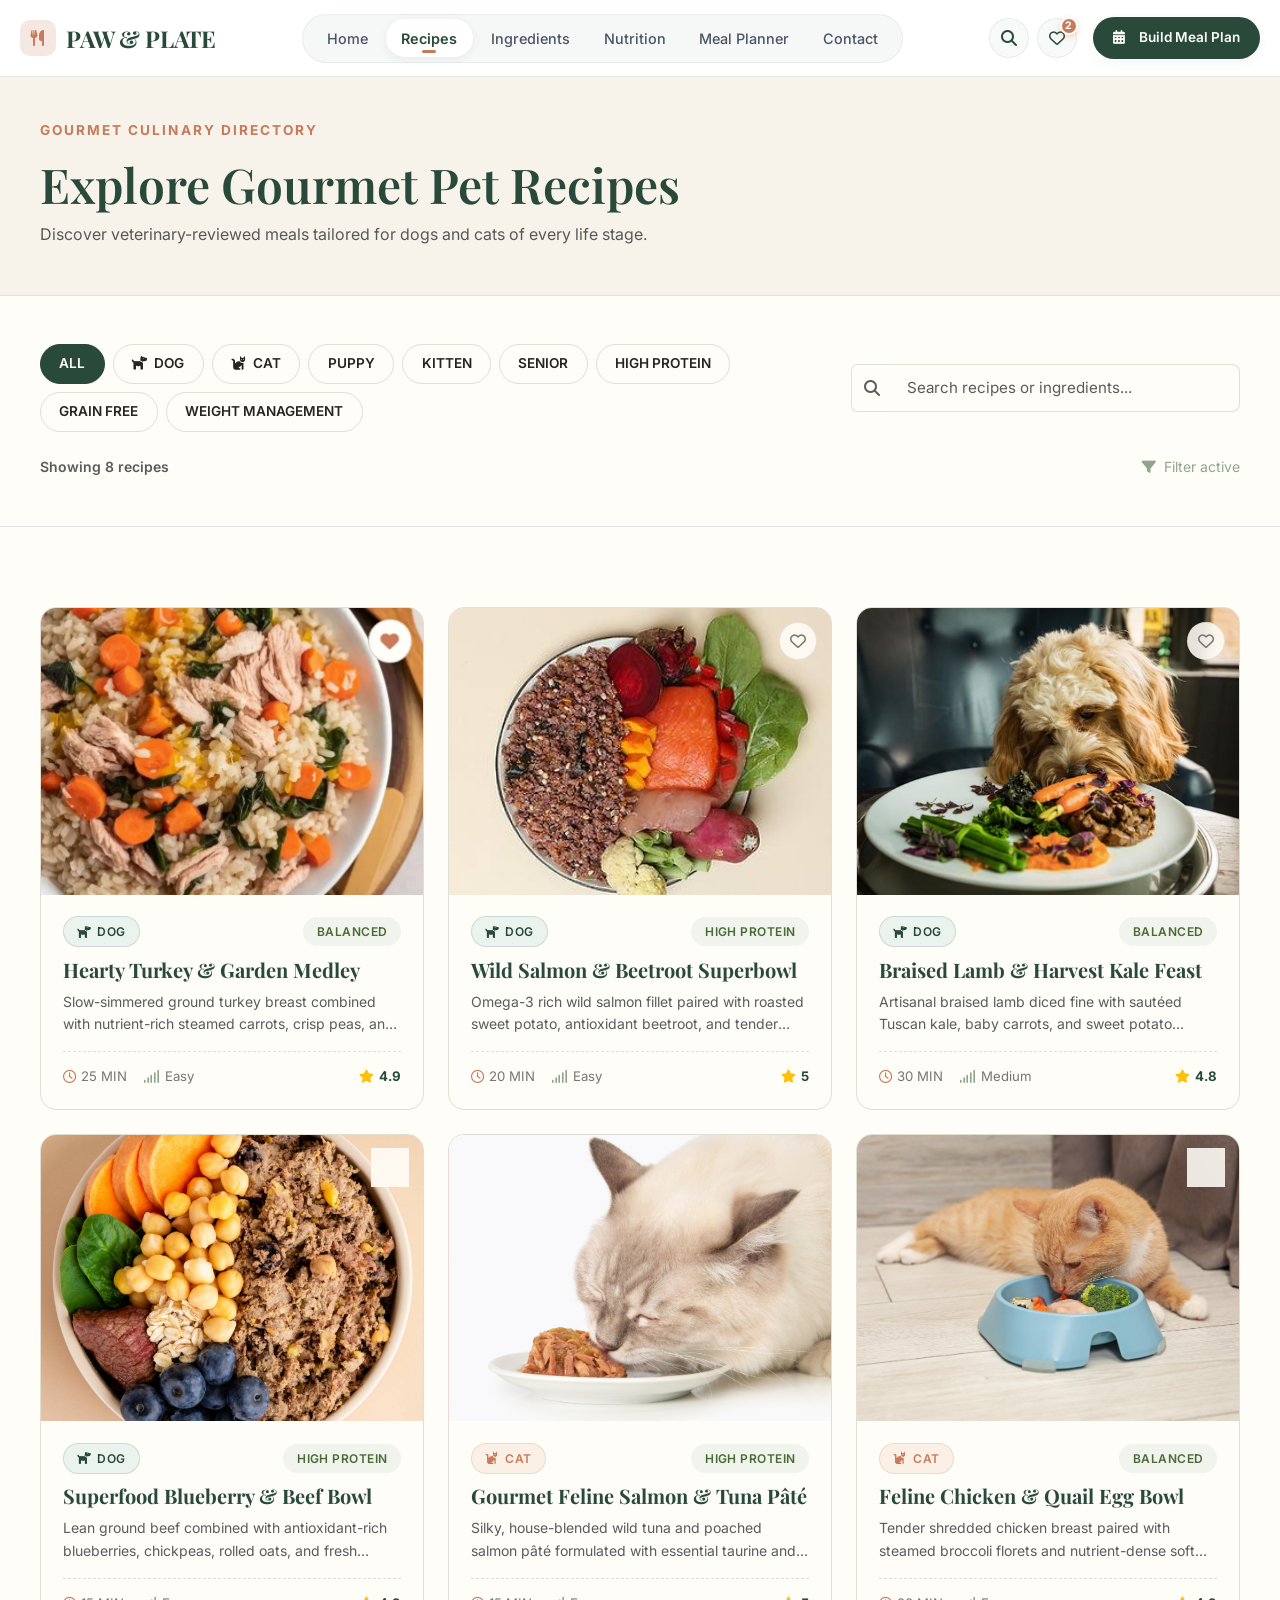
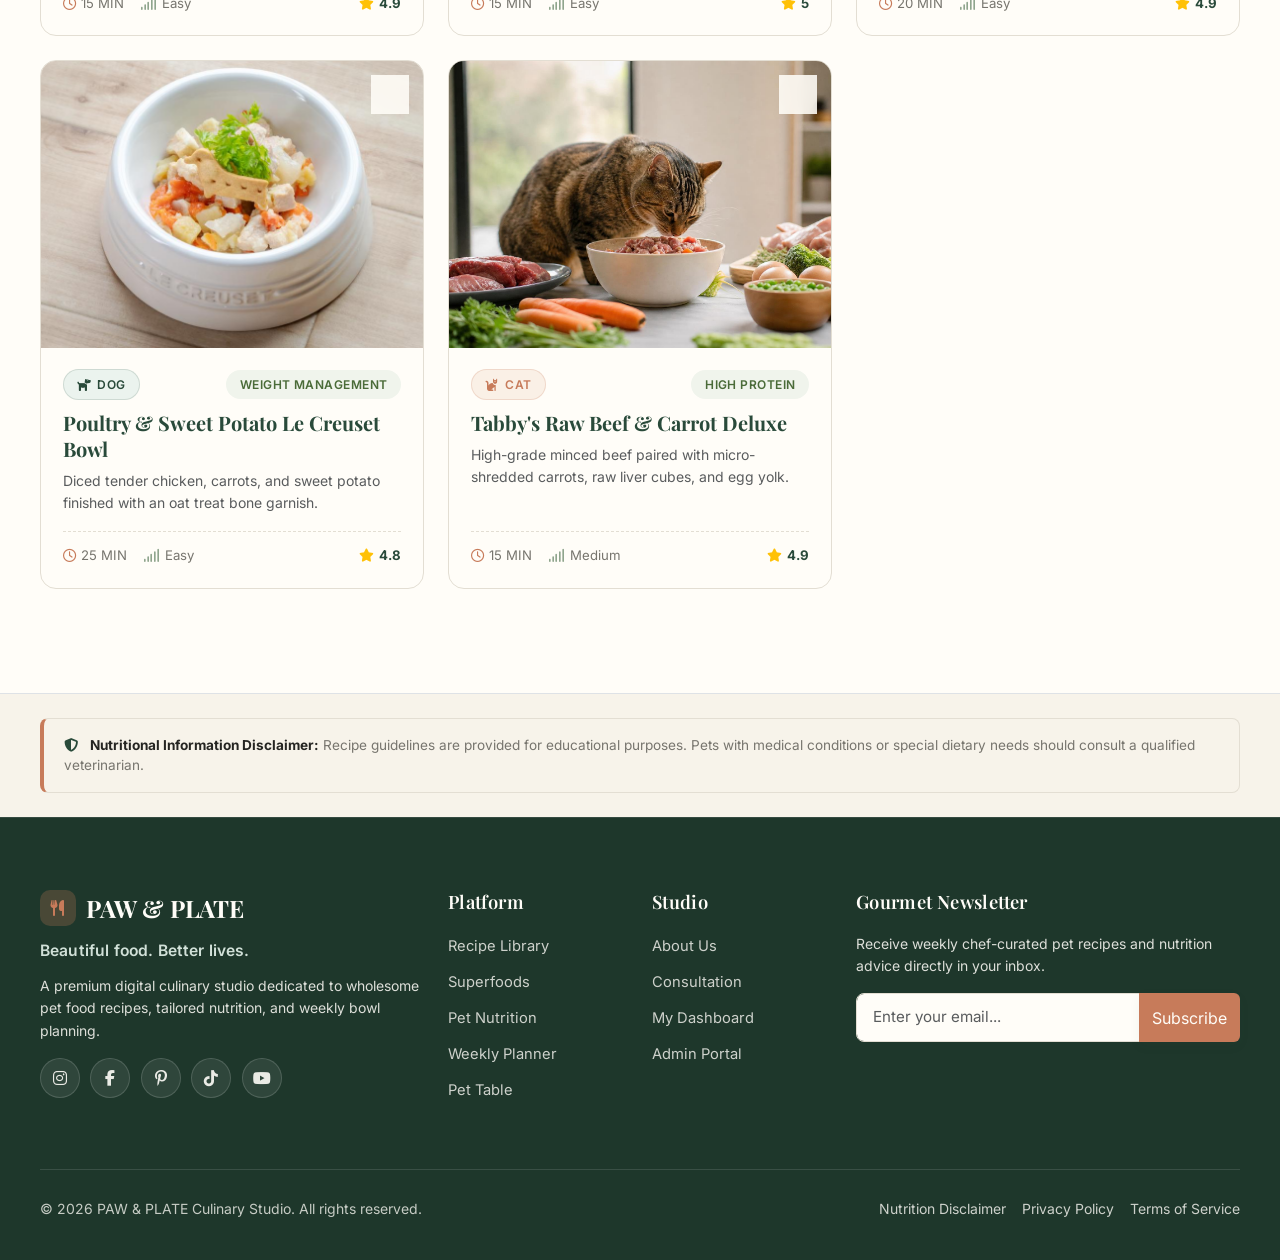
<file: recipes.html>
<!DOCTYPE html>
<html lang="en">
<head>
  <meta charset="UTF-8">
  <meta name="viewport" content="width=device-width, initial-scale=1.0">
  <title>Gourmet Pet Recipes — PAW & PLATE</title>
  <meta name="description" content="Browse our complete collection of healthy dog and cat recipes, formulated with human-grade ingredients and balanced nutrition.">
  
  <!-- Favicon -->
  <link rel="icon" type="image/svg+xml" href="favicon.svg">
  <link rel="stylesheet" href="https://cdnjs.cloudflare.com/ajax/libs/font-awesome/6.4.0/css/all.min.css">
  <link rel="stylesheet" href="https://cdn.jsdelivr.net/npm/bootstrap@5.3.0/dist/css/bootstrap.min.css">
  <link rel="stylesheet" href="assets/css/style.css">
</head>
<body data-page="recipes">

  <!-- Sticky Navbar -->
  <nav class="navbar navbar-expand-xl paw-navbar">
    <div class="container-custom">

      <!-- Brand Logo -->
      <a class="brand-logo" href="index.html">
        <span class="brand-icon-wrapper"><i class="fas fa-utensils"></i></span> PAW &amp; PLATE
      </a>

      <!-- Desktop Center Nav Links -->
      <div class="d-none d-xl-flex navbar-nav-center">
        <a class="nav-link-paw" href="index.html">Home</a>
        <a class="nav-link-paw active" href="recipes.html">Recipes</a>
        <a class="nav-link-paw" href="ingredients.html">Ingredients</a>
        <a class="nav-link-paw" href="nutrition.html">Nutrition</a>
        <a class="nav-link-paw" href="meal-planner.html">Meal Planner</a>
        <a class="nav-link-paw" href="contact.html">Contact</a>
      </div>

      <!-- Desktop Right Actions -->
      <div class="d-none d-xl-flex align-items-center gap-2">
        <a href="recipes.html" class="header-action-btn" title="Search Recipes"><i class="fas fa-search"></i></a>
        <a href="dashboard.html" class="header-action-btn" title="Saved Favorites">
          <i class="far fa-heart"></i>
          <span class="badge-count" id="favCountBadge">1</span>
        </a>
        <a href="meal-planner.html" class="btn-paw btn-paw-primary btn-paw-sm ms-2">
          <i class="fas fa-calendar-alt me-1"></i> Build Meal Plan
        </a>
      </div>

      <!-- Mobile/Tablet Hamburger -->
      <button class="navbar-toggler border-0 d-xl-none ms-auto" type="button" data-bs-toggle="offcanvas" data-bs-target="#mobileNavOffcanvas" aria-controls="mobileNavOffcanvas">
        <i class="fas fa-bars fa-lg text-forest"></i>
      </button>

    </div>
  </nav>

  <!-- Mobile Offcanvas Drawer -->
  <div class="offcanvas offcanvas-end offcanvas-paw" tabindex="-1" id="mobileNavOffcanvas">
    <div class="offcanvas-header border-bottom">
      <a class="brand-logo" href="index.html"><i class="fas fa-utensils"></i> PAW & PLATE</a>
      <button type="button" class="btn-close text-reset" data-bs-dismiss="offcanvas" aria-label="Close"></button>
    </div>
    <div class="offcanvas-body">
      <ul class="navbar-nav">
        <li><a class="nav-link nav-link-paw" href="index.html"><i class="fas fa-home me-2 text-sage"></i> Home</a></li>
        <li><a class="nav-link nav-link-paw active" href="recipes.html"><i class="fas fa-book-open me-2 text-sage"></i> Recipes</a></li>
        <li><a class="nav-link nav-link-paw" href="ingredients.html"><i class="fas fa-carrot me-2 text-sage"></i> Ingredients</a></li>
        <li><a class="nav-link nav-link-paw" href="nutrition.html"><i class="fas fa-heartbeat me-2 text-sage"></i> Nutrition</a></li>
        <li><a class="nav-link nav-link-paw" href="meal-planner.html"><i class="fas fa-calendar-alt me-2 text-sage"></i> Meal Planner</a></li>
        <li><a class="nav-link nav-link-paw" href="community.html"><i class="fas fa-users me-2 text-sage"></i> Community</a></li>
        <li><a class="nav-link nav-link-paw" href="about.html"><i class="fas fa-info-circle me-2 text-sage"></i> About / Studio</a></li>
        <li><a class="nav-link nav-link-paw" href="contact.html"><i class="fas fa-envelope me-2 text-sage"></i> Contact</a></li>
      </ul>
      <div class="mt-4 pt-3 border-top">
        <a href="meal-planner.html" class="btn-paw btn-paw-primary w-100">BUILD A MEAL PLAN</a>
      </div>
    </div>
  </div>


  <!-- Header Banner -->
  <section class="bg-cream py-5 border-bottom">
    <div class="container-custom">
      <div class="row align-items-center">
        <div class="col-lg-8">
          <div class="hero-subtitle">GOURMET CULINARY DIRECTORY</div>
          <h1 class="display-5 font-heading text-forest mb-2">Explore Gourmet Pet Recipes</h1>
          <p class="text-muted mb-0">Discover veterinary-reviewed meals tailored for dogs and cats of every life stage.</p>
        </div>
      </div>
    </div>
  </section>

  <!-- Filter & Search Controls Section -->
  <section class="section-padding-sm bg-warm-white border-bottom">
    <div class="container-custom">
      <div class="row g-3 align-items-center justify-content-between mb-3">
        <div class="col-lg-8">
          <div class="filter-btn-group">
            <button class="btn-filter active" data-filter="ALL">ALL</button>
            <button class="btn-filter" data-filter="DOG"><i class="fas fa-dog me-1"></i> DOG</button>
            <button class="btn-filter" data-filter="CAT"><i class="fas fa-cat me-1"></i> CAT</button>
            <button class="btn-filter" data-filter="PUPPY">PUPPY</button>
            <button class="btn-filter" data-filter="KITTEN">KITTEN</button>
            <button class="btn-filter" data-filter="SENIOR">SENIOR</button>
            <button class="btn-filter" data-filter="HIGH PROTEIN">HIGH PROTEIN</button>
            <button class="btn-filter" data-filter="GRAIN FREE">GRAIN FREE</button>
            <button class="btn-filter" data-filter="WEIGHT MANAGEMENT">WEIGHT MANAGEMENT</button>
          </div>
        </div>

        <div class="col-lg-4">
          <div class="input-group">
            <span class="input-group-text bg-warm-white border-end-0"><i class="fas fa-search text-muted"></i></span>
            <input type="text" id="recipeSearchInput" class="form-control form-paw-control border-start-0" placeholder="Search recipes or ingredients...">
          </div>
        </div>
      </div>

      <div class="d-flex align-items-center justify-content-between pt-2">
        <span class="small fw-semibold text-muted" id="recipeResultCount">Showing all recipes</span>
        <span class="small text-sage"><i class="fas fa-filter me-1"></i> Filter active</span>
      </div>
    </div>
  </section>

  <!-- Recipes Grid Section -->
  <section class="section-padding bg-warm-white">
    <div class="container-custom">
      <div class="row" id="recipesPageGrid">
        <!-- JS dynamically renders filtered recipe cards -->
      </div>
    </div>
  </section>

  <!-- Educational Disclaimer -->
  <section class="py-4 bg-cream border-top">
    <div class="container-custom">
      <div class="disclaimer-banner">
        <i class="fas fa-shield-alt text-forest me-2"></i>
        <strong>Nutritional Information Disclaimer:</strong> Recipe guidelines are provided for educational purposes. Pets with medical conditions or special dietary needs should consult a qualified veterinarian.
      </div>
    </div>
  </section>

  <!-- Footer -->
  <footer class="paw-footer">
    <div class="container-custom">
      <div class="row g-4">
        <div class="col-lg-4">
          <a href="index.html" class="footer-brand"><span class="brand-icon-wrapper"><i class="fas fa-utensils"></i></span> PAW &amp; PLATE</a>
          <div class="footer-tagline">Beautiful food. Better lives.</div>
          <p class="small text-muted mb-3">
            A premium digital culinary studio dedicated to wholesome pet food recipes, tailored nutrition, and weekly bowl planning.
          </p>
          <div class="footer-social-icons">
            <a href="#" class="social-icon-btn" aria-label="Instagram" title="Instagram"><i class="fab fa-instagram"></i></a>
            <a href="#" class="social-icon-btn" aria-label="Facebook" title="Facebook"><i class="fab fa-facebook-f"></i></a>
            <a href="#" class="social-icon-btn" aria-label="Pinterest" title="Pinterest"><i class="fab fa-pinterest-p"></i></a>
            <a href="#" class="social-icon-btn" aria-label="TikTok" title="TikTok"><i class="fab fa-tiktok"></i></a>
            <a href="#" class="social-icon-btn" aria-label="YouTube" title="YouTube"><i class="fab fa-youtube"></i></a>
          </div>
        </div>
        <div class="col-lg-2 col-md-4">
          <h4 class="footer-heading">Platform</h4>
          <ul class="footer-links">
            <li><a href="recipes.html">Recipe Library</a></li>
            <li><a href="ingredients.html">Superfoods</a></li>
            <li><a href="nutrition.html">Pet Nutrition</a></li>
            <li><a href="meal-planner.html">Weekly Planner</a></li>
            <li><a href="community.html">Pet Table</a></li>
          </ul>
        </div>
        <div class="col-lg-2 col-md-4">
          <h4 class="footer-heading">Studio</h4>
          <ul class="footer-links">
            <li><a href="about.html">About Us</a></li>
            <li><a href="contact.html">Consultation</a></li>
            <li><a href="dashboard.html">My Dashboard</a></li>
            <li><a href="admin.html">Admin Portal</a></li>
          </ul>
        </div>
        <div class="col-lg-4 col-md-4">
          <h4 class="footer-heading">Gourmet Newsletter</h4>
          <p class="small text-muted mb-3">Receive weekly chef-curated pet recipes and nutrition advice directly in your inbox.</p>
          <div class="input-group">
            <input type="email" class="form-control form-paw-control" placeholder="Enter your email...">
            <button class="btn btn-paw-terracotta" type="button">Subscribe</button>
          </div>
        </div>
      </div>

      <div class="footer-bottom">
        <div>&copy; 2026 PAW &amp; PLATE Culinary Studio. All rights reserved.</div>
        <div class="d-flex gap-3">
          <a href="nutrition.html">Nutrition Disclaimer</a>
          <a href="contact.html">Privacy Policy</a>
          <a href="contact.html">Terms of Service</a>
        </div>
      </div>
    </div>
  </footer>

  <script src="https://cdn.jsdelivr.net/npm/bootstrap@5.3.0/dist/js/bootstrap.bundle.min.js"></script>
  <script src="assets/js/main.js"></script>
</body>
</html>
</file>
<file: assets/css/style.css>
/* ==========================================================================
   PAW & PLATE — Premium Gourmet Pet Food & Culinary Studio
   Design System & Master Stylesheet
   ========================================================================== */

@import url('https://fonts.googleapis.com/css2?family=DM+Serif+Display:ital@0;1&family=Inter:wght@300;400;500;600;700&family=Playfair+Display:ital,wght@0,400..800;1,400..800&display=swap');

:root {
  --forest: #294A3A;
  --forest-dark: #1E372B;
  --forest-light: #375F4B;
  --sage: #8FA58D;
  --sage-light: #EBF0EA;
  --sage-tint: #F3F6F2;
  --cream: #F7F3EA;
  --warm-white: #FFFDF8;
  --terracotta: #C77B5A;
  --terracotta-dark: #A96243;
  --terracotta-light: #F9EFEA;
  --charcoal: #252522;
  --muted: #77756E;
  --border: #E3DED3;
  --border-dark: #CFC8B8;
  
  --shadow-sm: 0 4px 12px rgba(41, 74, 58, 0.05);
  --shadow-md: 0 12px 32px rgba(37, 37, 34, 0.08);
  --shadow-lg: 0 20px 48px rgba(37, 37, 34, 0.12);
  --shadow-hover: 0 18px 40px rgba(41, 74, 58, 0.15);
  
  --font-heading: 'Playfair Display', 'DM Serif Display', Georgia, serif;
  --font-body: 'Inter', system-ui, -apple-system, sans-serif;
  
  --radius-sm: 8px;
  --radius-md: 16px;
  --radius-lg: 24px;
  --radius-pill: 999px;
  
  --transition: all 0.35s cubic-bezier(0.25, 1, 0.5, 1);
  --transition-fast: all 0.2s ease;
}

/* Global Reset & Base */
*, *::before, *::after {
  box-sizing: border-box;
}

/* High-Contrast Custom Text Selection across all elements */
*::selection {
  background-color: var(--forest) !important;
  color: #FFFFFF !important;
  text-shadow: none !important;
}

*::-moz-selection {
  background-color: var(--forest) !important;
  color: #FFFFFF !important;
  text-shadow: none !important;
}

/* Selection for Dark Green / Primary Containers */
.bg-forest *::selection,
.bg-forest::selection,
.paw-footer *::selection,
.paw-footer::selection {
  background-color: var(--terracotta) !important;
  color: #FFFFFF !important;
}

.bg-forest *::-moz-selection,
.bg-forest::-moz-selection,
.paw-footer *::-moz-selection,
.paw-footer::-moz-selection {
  background-color: var(--terracotta) !important;
  color: #FFFFFF !important;
}

html, body {
  scroll-behavior: smooth;
  width: 100%;
  max-width: 100vw;
  overflow-x: hidden !important;
  position: relative;
}

body {
  font-family: var(--font-body);
  background-color: var(--warm-white);
  color: var(--charcoal);
  line-height: 1.6;
  font-size: 1rem;
  padding-top: 72px;
  -webkit-font-smoothing: antialiased;
}

/* Typography Rules */
h1, h2, h3, h4, .font-heading {
  font-family: var(--font-heading);
  color: var(--forest);
  font-weight: 600;
  line-height: 1.25;
}

p {
  color: var(--muted);
  margin-bottom: 1rem;
}

a {
  color: var(--forest);
  text-decoration: none;
  transition: var(--transition-fast);
}

a:hover {
  color: var(--terracotta);
}

/* Container limits & Strict Section Overflow Protection */
.container-custom {
  max-width: 1240px;
  width: 100%;
  margin-left: auto;
  margin-right: auto;
  padding-left: 1.25rem;
  padding-right: 1.25rem;
  box-sizing: border-box;
}

section, header, footer, main {
  max-width: 100vw;
  overflow-x: hidden;
}

/* Section Styling */
.section-padding {
  padding-top: 5rem;
  padding-bottom: 5rem;
}

.section-padding-sm {
  padding-top: 3rem;
  padding-bottom: 3rem;
}

.bg-cream {
  background-color: var(--cream);
}

.bg-forest {
  background-color: var(--forest);
  color: var(--warm-white);
}

.bg-forest h1, .bg-forest h2, .bg-forest h3, .bg-forest h4 {
  color: var(--warm-white);
}

.bg-forest p {
  color: rgba(255, 253, 248, 0.8);
}

.bg-sage-light {
  background-color: var(--sage-light) !important;
  color: var(--forest);
}

.bg-warm-white {
  background-color: var(--warm-white);
}

/* Custom Text Color Utility Classes */
.text-forest {
  color: var(--forest) !important;
}

.text-terracotta {
  color: var(--terracotta) !important;
}

.text-sage {
  color: var(--sage) !important;
}

.text-warm-white {
  color: var(--warm-white) !important;
}

/* Bootstrap Badge Color Fixes */
.badge.bg-sage-light {
  background-color: var(--sage-light) !important;
  color: var(--forest) !important;
  border: 1px solid rgba(41, 74, 58, 0.12);
}

.badge.bg-forest {
  background-color: var(--forest) !important;
  color: #FFFFFF !important;
}

/* Badges & Pills */
.tag-badge {
  display: inline-flex;
  align-items: center;
  gap: 0.35rem;
  padding: 0.3rem 0.85rem;
  border-radius: var(--radius-pill);
  font-size: 0.75rem;
  font-weight: 600;
  letter-spacing: 0.04em;
  text-transform: uppercase;
}

.tag-dog {
  background-color: #EBF3EE;
  color: var(--forest);
  border: 1px solid rgba(41, 74, 58, 0.15);
}

.tag-cat {
  background-color: #FAF0E6;
  color: var(--terracotta);
  border: 1px solid rgba(199, 123, 90, 0.2);
}

.tag-balanced {
  background-color: #F0F4EC;
  color: #4A6B38;
}

.tag-protein {
  background-color: #FDF2E9;
  color: #C0392B;
}

.tag-grainfree {
  background-color: #F4F6F7;
  color: #2C3E50;
}

/* Custom Buttons */
.btn-paw {
  display: inline-flex;
  align-items: center;
  justify-content: center;
  gap: 0.6rem;
  padding: 0.85rem 1.75rem;
  font-size: 0.925rem;
  font-weight: 600;
  border-radius: var(--radius-pill);
  transition: var(--transition);
  border: 2px solid transparent;
  cursor: pointer;
  white-space: nowrap;
}

.btn-paw-primary {
  background-color: var(--forest);
  color: var(--warm-white);
  box-shadow: var(--shadow-sm);
}

.btn-paw-primary:hover {
  background-color: var(--forest-dark);
  color: var(--warm-white);
  transform: translateY(-2px);
  box-shadow: var(--shadow-md);
}

.btn-paw-terracotta {
  background-color: var(--terracotta);
  color: var(--warm-white);
  box-shadow: var(--shadow-sm);
}

.btn-paw-terracotta:hover {
  background-color: var(--terracotta-dark);
  color: var(--warm-white);
  transform: translateY(-2px);
  box-shadow: var(--shadow-md);
}

.btn-paw-outline {
  background-color: transparent;
  border-color: var(--forest);
  color: var(--forest);
}

.btn-paw-outline:hover {
  background-color: var(--forest);
  color: var(--warm-white);
  transform: translateY(-2px);
}

.btn-paw-ghost {
  background-color: rgba(255, 255, 255, 0.6);
  border-color: var(--border);
  color: var(--charcoal);
  backdrop-filter: blur(4px);
}

.btn-paw-ghost:hover {
  background-color: var(--warm-white);
  border-color: var(--forest);
  color: var(--forest);
}

.btn-paw-sm {
  padding: 0.5rem 1.15rem;
  font-size: 0.85rem;
}

.btn-paw-lg {
  padding: 1.05rem 2.25rem;
  font-size: 1rem;
}

/* Always Sticky & Fixed Header Navbar Across All Devices */
.paw-navbar {
  position: fixed !important;
  top: 0 !important;
  left: 0 !important;
  right: 0 !important;
  width: 100% !important;
  z-index: 1040 !important;
  background-color: rgba(255, 255, 255, 0.95);
  backdrop-filter: blur(16px) saturate(180%);
  -webkit-backdrop-filter: blur(16px) saturate(180%);
  border-bottom: 1px solid rgba(41, 74, 58, 0.1);
  transition: padding 0.3s ease, background-color 0.3s ease, box-shadow 0.3s ease;
  padding-top: 0.85rem;
  padding-bottom: 0.85rem;
}

.paw-navbar.shrunk,
.paw-navbar.scrolled {
  padding-top: 0.55rem;
  padding-bottom: 0.55rem;
  background-color: rgba(255, 255, 255, 0.98);
  box-shadow: 0 10px 30px -10px rgba(41, 74, 58, 0.12);
  border-bottom-color: rgba(41, 74, 58, 0.15);
}

.paw-navbar .container-custom {
  max-width: 1320px;
  width: 100%;
  display: flex;
  align-items: center;
  justify-content: space-between;
  gap: 1rem;
}

.brand-logo {
  font-family: var(--font-heading);
  font-size: 1.45rem;
  font-weight: 700;
  letter-spacing: -0.01em;
  color: var(--forest);
  display: inline-flex;
  align-items: center;
  gap: 0.65rem;
  text-decoration: none;
  white-space: nowrap;
  flex-shrink: 0;
}

.brand-icon-wrapper {
  width: 36px;
  height: 36px;
  min-width: 36px;
  border-radius: 10px;
  background-color: rgba(199, 123, 90, 0.18);
  color: var(--terracotta);
  display: inline-flex;
  align-items: center;
  justify-content: center;
  font-size: 1rem;
  transition: transform 0.3s cubic-bezier(0.34, 1.56, 0.64, 1), background-color 0.3s ease;
}

.brand-logo:hover .brand-icon-wrapper {
  transform: rotate(-10deg) scale(1.1);
  background-color: var(--terracotta);
  color: #FFFFFF;
}

.brand-logo i {
  color: inherit;
}

.navbar-nav-center {
  display: flex;
  align-items: center;
  justify-content: center;
  gap: 0.2rem;
  background-color: rgba(41, 74, 58, 0.04);
  padding: 0.3rem 0.55rem;
  border-radius: 999px;
  border: 1px solid rgba(41, 74, 58, 0.07);
}

.nav-link-paw {
  font-family: var(--font-body);
  font-size: 0.9rem;
  font-weight: 500;
  color: #4B5563;
  padding: 0.45rem 0.95rem;
  margin: 0;
  border-radius: 999px;
  background: transparent;
  transition: all 0.25s cubic-bezier(0.16, 1, 0.3, 1);
  position: relative;
  white-space: nowrap;
  display: inline-flex;
  align-items: center;
  text-decoration: none;
}

.nav-link-paw:hover {
  color: var(--forest);
  background-color: rgba(41, 74, 58, 0.06);
}

.nav-link-paw.active {
  color: var(--forest);
  font-weight: 600;
  background-color: #FFFFFF;
  box-shadow: 0 2px 8px rgba(41, 74, 58, 0.08);
}

.nav-link-paw.active::after {
  content: '';
  position: absolute;
  bottom: 4px;
  left: 50%;
  transform: translateX(-50%);
  width: 14px;
  height: 2.5px;
  background-color: var(--terracotta);
  border-radius: 999px;
  transition: all 0.3s ease;
}

.header-actions-group {
  display: flex;
  align-items: center;
  gap: 0.6rem;
}

.header-action-btn {
  width: 40px;
  height: 40px;
  border-radius: 50%;
  border: 1px solid rgba(41, 74, 58, 0.08);
  background-color: rgba(41, 74, 58, 0.03);
  color: var(--forest);
  display: flex;
  align-items: center;
  justify-content: center;
  transition: all 0.25s cubic-bezier(0.16, 1, 0.3, 1);
  position: relative;
  cursor: pointer;
  text-decoration: none;
}

.header-action-btn:hover {
  color: #FFFFFF;
  background-color: var(--forest);
  border-color: var(--forest);
  transform: translateY(-2px);
  box-shadow: 0 6px 16px rgba(41, 74, 58, 0.18);
}

.badge-count {
  position: absolute;
  top: -2px;
  right: -2px;
  background-color: var(--terracotta);
  color: #FFFFFF;
  font-size: 0.65rem;
  font-weight: 700;
  width: 18px;
  height: 18px;
  border-radius: 50%;
  display: flex;
  align-items: center;
  justify-content: center;
  border: 2px solid #FFFFFF;
  box-shadow: 0 2px 6px rgba(199, 123, 90, 0.3);
}

@media (max-width: 1200px) {
  .nav-link-paw {
    padding: 0.45rem 0.75rem;
    font-size: 0.9rem;
  }
}

/* Mobile Offcanvas Nav */
.offcanvas-paw {
  background-color: var(--warm-white);
  border-left: 1px solid var(--border);
}

.offcanvas-paw .nav-link-paw {
  font-size: 1.15rem;
  padding: 0.85rem 1rem;
  display: block;
  border-bottom: 1px solid rgba(227, 222, 211, 0.5);
}

/* Home Hero Section */
.hero-wrapper {
  padding-top: 3.5rem;
  padding-bottom: 4.5rem;
  position: relative;
  overflow: hidden;
  background: linear-gradient(180deg, var(--warm-white) 0%, var(--cream) 100%);
}

.hero-subtitle {
  font-family: var(--font-body);
  font-size: 0.85rem;
  font-weight: 700;
  letter-spacing: 0.15em;
  text-transform: uppercase;
  color: var(--terracotta);
  margin-bottom: 0.75rem;
}

.hero-title {
  font-size: clamp(2.5rem, 5vw, 4rem);
  color: var(--forest);
  font-weight: 700;
  line-height: 1.15;
  margin-bottom: 1.25rem;
  letter-spacing: -0.02em;
  display: block;
  opacity: 1 !important;
  visibility: visible !important;
}

.hero-description {
  font-size: 1.15rem;
  color: var(--muted);
  max-width: 520px;
  margin-bottom: 2rem;
}

/* Home Hero Section — Circular Image Frame & Rotating Text Animation */
.hero-circle-wrapper {
  position: relative;
  display: inline-block;
  padding: 1.5rem;
}

.hero-img-circle {
  width: 440px;
  height: 440px;
  max-width: 85vw;
  max-height: 85vw;
  border-radius: 50%;
  overflow: hidden;
  border: 10px solid #FFFFFF;
  box-shadow: 0 24px 60px rgba(41, 74, 58, 0.16);
  position: relative;
  z-index: 2;
  background-color: var(--cream);
}

.hero-img-circle img {
  width: 100%;
  height: 100%;
  object-fit: cover;
  object-position: center;
  transition: transform 0.8s cubic-bezier(0.16, 1, 0.3, 1);
}

.hero-img-circle:hover img {
  transform: scale(1.08);
}

/* Rotating Circular Text Stamp */
.rotating-text-stamp {
  position: absolute;
  top: -15px;
  right: -15px;
  width: 175px;
  height: 175px;
  z-index: 10;
  pointer-events: none;
  display: flex;
  align-items: center;
  justify-content: center;
}

.rotating-text-svg {
  width: 100%;
  height: 100%;
  animation: spinText 16s linear infinite;
  transform-origin: center center;
}

.stamp-center-icon {
  position: absolute;
  width: 54px;
  height: 54px;
  background-color: #FFFFFF;
  border-radius: 50%;
  display: flex;
  align-items: center;
  justify-content: center;
  box-shadow: 0 8px 24px rgba(41, 74, 58, 0.15);
  font-size: 1.25rem;
  border: 2px solid rgba(41, 74, 58, 0.1);
}

@keyframes spinText {
  from {
    transform: rotate(0deg);
  }
  to {
    transform: rotate(360deg);
  }
}

/* Static Corner Badge for Circle Frame */
.hero-circle-badge {
  position: absolute;
  bottom: 25px;
  left: -15px;
  background: rgba(255, 255, 255, 0.95);
  backdrop-filter: blur(12px);
  border: 1px solid rgba(41, 74, 58, 0.1);
  padding: 0.85rem 1.25rem;
  border-radius: var(--radius-md);
  box-shadow: 0 12px 32px rgba(41, 74, 58, 0.14);
  z-index: 10;
  max-width: 240px;
  text-align: left;
}

.badge-header {
  font-family: var(--font-heading);
  font-size: 1.1rem;
  font-weight: 700;
  color: var(--forest);
  margin-bottom: 0.4rem;
  display: flex;
  align-items: center;
  gap: 0.4rem;
}

.badge-header i {
  color: var(--terracotta);
}

.badge-tags {
  display: flex;
  flex-wrap: wrap;
  gap: 0.35rem;
}

.badge-tag-item {
  font-size: 0.725rem;
  font-weight: 600;
  padding: 0.2rem 0.55rem;
  border-radius: var(--radius-pill);
  background-color: var(--sage-light);
  color: var(--forest);
}

/* Trust / Category Bar */
.trust-bar {
  background-color: var(--forest);
  color: var(--warm-white);
  padding: 1.25rem 0;
  border-top: 1px solid rgba(255, 255, 255, 0.1);
}

.trust-item {
  display: flex;
  align-items: center;
  justify-content: center;
  gap: 0.6rem;
  color: rgba(255, 253, 248, 0.9);
  font-weight: 600;
  font-size: 0.925rem;
  padding: 0.5rem 1rem;
  border-radius: var(--radius-pill);
  transition: var(--transition-fast);
  cursor: pointer;
  white-space: nowrap;
}

.trust-item i {
  color: var(--sage);
}

.trust-item:hover {
  background-color: rgba(255, 255, 255, 0.12);
  color: var(--warm-white);
}

/* Premium Recipe Card */
.recipe-card {
  background-color: var(--warm-white);
  border-radius: var(--radius-md);
  border: 1px solid var(--border);
  overflow: hidden;
  transition: var(--transition);
  height: 100%;
  display: flex;
  flex-direction: column;
  position: relative;
}

.recipe-card:hover {
  transform: translateY(-8px);
  box-shadow: var(--shadow-hover);
  border-color: var(--sage);
}

.recipe-card-img-wrap {
  position: relative;
  aspect-ratio: 4/3;
  overflow: hidden;
  background-color: var(--cream);
}

.recipe-card-img-wrap img {
  width: 100%;
  height: 100%;
  object-fit: cover;
  transition: transform 0.7s cubic-bezier(0.25, 1, 0.5, 1);
}

.recipe-card:hover .recipe-card-img-wrap img {
  transform: scale(1.07);
}

.recipe-save-btn {
  position: absolute;
  top: 14px;
  right: 14px;
  width: 38px;
  height: 38px;
  border-radius: 50%;
  background: rgba(255, 253, 248, 0.88);
  backdrop-filter: blur(8px);
  border: 1px solid rgba(227, 222, 211, 0.8);
  display: flex;
  align-items: center;
  justify-content: center;
  color: var(--muted);
  cursor: pointer;
  transition: var(--transition-fast);
  z-index: 5;
}

.recipe-save-btn:hover, .recipe-save-btn.active {
  background: var(--warm-white);
  color: var(--terracotta);
  transform: scale(1.15);
  box-shadow: var(--shadow-sm);
}

.recipe-card-body {
  padding: 1.35rem;
  display: flex;
  flex-direction: column;
  flex-grow: 1;
}

.recipe-card-meta {
  display: flex;
  align-items: center;
  justify-content: space-between;
  margin-bottom: 0.6rem;
}

.recipe-title {
  font-family: var(--font-heading);
  font-size: 1.25rem;
  font-weight: 700;
  color: var(--forest);
  margin-bottom: 0.5rem;
  line-height: 1.3;
}

.recipe-title a {
  color: var(--forest);
}

.recipe-title a:hover {
  color: var(--terracotta);
}

.recipe-details-row {
  display: flex;
  align-items: center;
  gap: 1rem;
  font-size: 0.825rem;
  color: var(--muted);
  margin-top: auto;
  padding-top: 0.85rem;
  border-top: 1px dashed var(--border);
}

.recipe-details-row span {
  display: flex;
  align-items: center;
  gap: 0.35rem;
}

/* Category Filter Buttons */
.filter-btn-group {
  display: flex;
  flex-wrap: wrap;
  gap: 0.5rem;
  align-items: center;
}

.btn-filter {
  padding: 0.5rem 1.15rem;
  border-radius: var(--radius-pill);
  font-size: 0.85rem;
  font-weight: 600;
  background-color: var(--warm-white);
  border: 1px solid var(--border);
  color: var(--charcoal);
  transition: var(--transition-fast);
  cursor: pointer;
}

.btn-filter:hover, .btn-filter.active {
  background-color: var(--forest);
  color: var(--warm-white);
  border-color: var(--forest);
}

/* Ingredient Card */
.ingredient-card {
  background: var(--warm-white);
  border: 1px solid var(--border);
  border-radius: var(--radius-md);
  padding: 1.25rem;
  text-align: center;
  transition: var(--transition);
  cursor: pointer;
}

.ingredient-card:hover {
  transform: translateY(-5px);
  border-color: var(--terracotta);
  box-shadow: var(--shadow-md);
}

.ingredient-img-wrap {
  width: 90px;
  height: 90px;
  border-radius: 50%;
  margin: 0 auto 1rem auto;
  overflow: hidden;
  border: 3px solid var(--cream);
  box-shadow: var(--shadow-sm);
}

.ingredient-img-wrap img {
  width: 100%;
  height: 100%;
  object-fit: cover;
}

.ingredient-name {
  font-family: var(--font-heading);
  font-size: 1.1rem;
  font-weight: 700;
  color: var(--forest);
  margin-bottom: 0.25rem;
}

.ingredient-category {
  font-size: 0.775rem;
  color: var(--muted);
  text-transform: uppercase;
  letter-spacing: 0.05em;
  font-weight: 600;
}

/* Expert / Nutritionist Card */
.expert-card {
  background-color: var(--warm-white);
  border: 1px solid var(--border);
  border-radius: var(--radius-md);
  overflow: hidden;
  box-shadow: var(--shadow-sm);
  transition: var(--transition);
}

.expert-card:hover {
  transform: translateY(-5px);
  box-shadow: var(--shadow-md);
}

.expert-card-img {
  aspect-ratio: 4/3;
  overflow: hidden;
}

.expert-card-img img {
  width: 100%;
  height: 100%;
  object-fit: cover;
}

.expert-card-body {
  padding: 1.5rem;
}

.expert-name {
  font-family: var(--font-heading);
  font-size: 1.35rem;
  color: var(--forest);
  margin-bottom: 0.25rem;
}

.expert-role {
  font-size: 0.875rem;
  font-weight: 600;
  color: var(--terracotta);
  margin-bottom: 0.75rem;
}

/* Step-by-Step Cooking Workflow */
.prep-step-card {
  display: flex;
  gap: 1.5rem;
  background-color: var(--warm-white);
  border: 1px solid var(--border);
  border-radius: var(--radius-md);
  padding: 1.5rem;
  margin-bottom: 1.5rem;
  transition: var(--transition);
}

.prep-step-card:hover {
  border-color: var(--sage);
  box-shadow: var(--shadow-sm);
}

.step-number {
  font-family: var(--font-heading);
  font-size: 2.25rem;
  font-weight: 800;
  color: var(--terracotta);
  line-height: 1;
  min-width: 50px;
}

.step-img-wrap {
  width: 140px;
  height: 100px;
  border-radius: var(--radius-sm);
  overflow: hidden;
  flex-shrink: 0;
}

.step-img-wrap img {
  width: 100%;
  height: 100%;
  object-fit: cover;
}

/* Premium Weekly Meal Planner Calendar Styles */
.planner-grid-wrapper {
  width: 100%;
  overflow-x: auto;
  -webkit-overflow-scrolling: touch;
  padding-bottom: 0.75rem;
}

/* Custom Scrollbar for Smooth Horizontal Scrolling */
.planner-grid-wrapper::-webkit-scrollbar {
  height: 8px;
}

.planner-grid-wrapper::-webkit-scrollbar-track {
  background: var(--cream);
  border-radius: 999px;
}

.planner-grid-wrapper::-webkit-scrollbar-thumb {
  background: rgba(41, 74, 58, 0.25);
  border-radius: 999px;
}

.planner-grid-wrapper::-webkit-scrollbar-thumb:hover {
  background: var(--forest);
}

.planner-grid {
  display: grid;
  grid-template-columns: repeat(7, minmax(260px, 1fr));
  gap: 1.25rem;
  min-width: 100%;
}

.planner-day-col {
  background: #FFFFFF;
  border: 1px solid rgba(41, 74, 58, 0.12);
  border-radius: var(--radius-md);
  padding: 1.25rem 1rem;
  min-height: 420px;
  display: flex;
  flex-direction: column;
  box-shadow: 0 4px 18px rgba(41, 74, 58, 0.05);
  transition: all 0.3s cubic-bezier(0.16, 1, 0.3, 1);
}

.planner-day-col:hover {
  box-shadow: 0 12px 32px rgba(41, 74, 58, 0.12);
  border-color: rgba(41, 74, 58, 0.25);
}

.planner-day-header {
  font-family: var(--font-heading);
  font-size: 1.2rem;
  font-weight: 700;
  color: var(--forest);
  padding-bottom: 0.85rem;
  margin-bottom: 0.85rem;
  border-bottom: 2px dashed rgba(41, 74, 58, 0.12);
  display: flex;
  align-items: center;
  justify-content: space-between;
}

.planner-day-header .badge {
  font-size: 0.75rem;
  font-weight: 700;
  padding: 0.35rem 0.75rem;
  border-radius: 999px;
  background-color: var(--sage-light) !important;
  color: var(--forest) !important;
  border: 1px solid rgba(41, 74, 58, 0.12);
}

.planner-slot {
  flex-grow: 1;
  display: flex;
  flex-direction: column;
  gap: 1rem;
}

.planner-item-card {
  background: var(--warm-white);
  border: 1px solid rgba(41, 74, 58, 0.12);
  border-radius: var(--radius-sm);
  padding: 0.85rem;
  position: relative;
  box-shadow: 0 4px 12px rgba(41, 74, 58, 0.04);
  transition: all 0.25s ease;
}

.planner-item-card:hover {
  transform: translateY(-3px);
  box-shadow: 0 10px 24px rgba(41, 74, 58, 0.12);
  border-color: var(--terracotta);
}

.planner-item-card img {
  width: 100%;
  height: 125px;
  object-fit: cover;
  border-radius: 8px;
  margin-bottom: 0.6rem;
}

.planner-item-title {
  font-family: var(--font-heading);
  font-weight: 700;
  font-size: 0.95rem;
  color: var(--forest);
  margin-bottom: 0.35rem;
  line-height: 1.3;
}

.planner-item-remove {
  position: absolute;
  top: 10px;
  right: 10px;
  width: 24px;
  height: 24px;
  border-radius: 50%;
  background: rgba(255, 255, 255, 0.95);
  backdrop-filter: blur(4px);
  color: #C0392B;
  border: 1px solid rgba(192, 57, 43, 0.2);
  display: flex;
  align-items: center;
  justify-content: center;
  font-size: 0.75rem;
  cursor: pointer;
  box-shadow: 0 2px 6px rgba(0, 0, 0, 0.1);
  transition: all 0.2s ease;
}

.planner-item-remove:hover {
  background-color: #C0392B;
  color: #FFFFFF;
  transform: scale(1.15) rotate(90deg);
}

.planner-empty-drop {
  border: 2px dashed rgba(41, 74, 58, 0.2);
  border-radius: var(--radius-sm);
  padding: 1.25rem 0.5rem;
  text-align: center;
  color: var(--muted);
  font-size: 0.8rem;
  font-weight: 600;
  flex-grow: 1;
  min-height: 100px;
  display: flex;
  flex-direction: column;
  align-items: center;
  justify-content: center;
  gap: 0.4rem;
  cursor: pointer;
  background-color: rgba(41, 74, 58, 0.02);
  transition: all 0.25s ease;
}

.planner-empty-drop:hover {
  border-color: var(--terracotta);
  background-color: rgba(199, 123, 90, 0.06);
  color: var(--terracotta);
  transform: scale(1.01);
}

.planner-empty-drop i {
  font-size: 1.25rem;
  transition: transform 0.25s ease;
}

.planner-empty-drop:hover i {
  transform: scale(1.2) rotate(90deg);
  color: var(--terracotta) !important;
}

/* Shopping List High Contrast Cards */
.shopping-item-row {
  display: flex;
  align-items: center;
  justify-content: space-between;
  padding: 0.95rem 1.25rem;
  margin-bottom: 0.6rem;
  border-radius: var(--radius-sm);
  background-color: #FFFFFF;
  border: 1px solid rgba(41, 74, 58, 0.08);
  box-shadow: 0 2px 8px rgba(41, 74, 58, 0.02);
  transition: all 0.25s ease;
}

.shopping-item-row:last-child {
  margin-bottom: 0;
}

.shopping-item-row:hover {
  background-color: var(--warm-white);
  border-color: rgba(41, 74, 58, 0.18);
  box-shadow: 0 4px 14px rgba(41, 74, 58, 0.06);
}

.shopping-item-row.completed {
  opacity: 0.55;
  background-color: rgba(41, 74, 58, 0.03);
  text-decoration: line-through;
  border-color: transparent;
}

.shopping-checkbox {
  width: 22px;
  height: 22px;
  accent-color: var(--forest);
  cursor: pointer;
  border-radius: 4px;
}

/* Scroll Reveal Animations & Micro-Interactions */
@keyframes pawFloat {
  0% { transform: translateY(0px); }
  50% { transform: translateY(-8px); }
  100% { transform: translateY(0px); }
}

@keyframes pawPulse {
  0% { box-shadow: 0 0 0 0 rgba(41, 74, 58, 0.4); }
  70% { box-shadow: 0 0 0 12px rgba(41, 74, 58, 0); }
  100% { box-shadow: 0 0 0 0 rgba(41, 74, 58, 0); }
}

.animate-float {
  animation: pawFloat 4s ease-in-out infinite;
}

.animate-pulse {
  animation: pawPulse 2.5s infinite;
}

.reveal {
  opacity: 0;
  transform: translateY(30px);
  transition: opacity 0.8s cubic-bezier(0.25, 1, 0.5, 1), transform 0.8s cubic-bezier(0.25, 1, 0.5, 1);
}

.reveal-left {
  opacity: 0;
  transform: translateX(-40px);
  transition: opacity 0.8s cubic-bezier(0.25, 1, 0.5, 1), transform 0.8s cubic-bezier(0.25, 1, 0.5, 1);
}

.reveal-right {
  opacity: 0;
  transform: translateX(40px);
  transition: opacity 0.8s cubic-bezier(0.25, 1, 0.5, 1), transform 0.8s cubic-bezier(0.25, 1, 0.5, 1);
}

.reveal-scale {
  opacity: 0;
  transform: scale(0.92);
  transition: opacity 0.8s cubic-bezier(0.25, 1, 0.5, 1), transform 0.8s cubic-bezier(0.25, 1, 0.5, 1);
}

.reveal.active, .reveal-left.active, .reveal-right.active, .reveal-scale.active {
  opacity: 1;
  transform: translateY(0) translateX(0) scale(1);
}

/* Card Reveal Default State */
.card-paw, .farm-card, .ingredient-ratio-card {
  opacity: 0;
  transform: translateY(24px);
  transition: opacity 0.65s cubic-bezier(0.16, 1, 0.3, 1), transform 0.65s cubic-bezier(0.16, 1, 0.3, 1), box-shadow 0.3s ease;
}

.card-paw.active, .farm-card.active, .ingredient-ratio-card.active {
  opacity: 1;
  transform: translateY(0);
}

/* Button Micro-Interactions & Shimmer Effect */
.btn-paw {
  position: relative;
  overflow: hidden;
}

.btn-paw::before {
  content: '';
  position: absolute;
  top: -50%;
  left: -50%;
  width: 200%;
  height: 200%;
  background: linear-gradient(60deg, transparent, rgba(255, 255, 255, 0.25), transparent);
  transform: rotate(25deg) translateX(-100%);
  transition: transform 0.6s ease;
  pointer-events: none;
}

.btn-paw:hover::before {
  transform: rotate(25deg) translateX(100%);
}

.btn-paw:active {
  transform: scale(0.97) !important;
}

/* Hero Section & Above-the-Fold Immediate Visibility Overrides */
.hero-wrapper .reveal,
.hero-wrapper .reveal-left,
.hero-wrapper .reveal-right,
.hero-wrapper .reveal-scale,
.page-header-banner .reveal,
.page-header-banner .reveal-left,
.page-header-banner .reveal-right {
  opacity: 1 !important;
  transform: none !important;
}

/* Fresh Bowl Signature Animation */
.fresh-bowl-effect {
  position: relative;
  overflow: hidden;
}

.fresh-bowl-effect::after {
  content: '';
  position: absolute;
  top: 50%;
  left: 50%;
  width: 0;
  height: 0;
  background: radial-gradient(circle, rgba(143, 165, 141, 0.25) 0%, transparent 70%);
  border-radius: 50%;
  transform: translate(-50%, -50%);
  transition: width 0.6s ease, height 0.6s ease;
  pointer-events: none;
}

.fresh-bowl-effect:hover::after {
  width: 250%;
  height: 250%;
}

/* Educational Disclaimer Banner */
.disclaimer-banner {
  background-color: var(--cream);
  border: 1px solid var(--border);
  border-left: 4px solid var(--terracotta);
  padding: 1rem 1.25rem;
  border-radius: var(--radius-sm);
  font-size: 0.85rem;
  color: var(--muted);
  line-height: 1.5;
}

.disclaimer-banner strong {
  color: var(--charcoal);
}

/* Modern Form Styling */
.form-paw-group {
  margin-bottom: 1.25rem;
}

.form-paw-label {
  font-size: 0.875rem;
  font-weight: 600;
  color: var(--forest);
  margin-bottom: 0.4rem;
  display: block;
}

.form-paw-control {
  width: 100%;
  padding: 0.75rem 1rem;
  border-radius: var(--radius-sm);
  border: 1px solid var(--border);
  background-color: var(--warm-white);
  color: var(--charcoal);
  font-family: var(--font-body);
  font-size: 0.95rem;
  transition: var(--transition-fast);
}

.form-paw-control:focus {
  outline: none;
  border-color: var(--forest);
  box-shadow: 0 0 0 3px rgba(41, 74, 58, 0.12);
}

/* Footer */
.paw-footer {
  background-color: var(--forest-dark);
  color: var(--warm-white);
  padding-top: 4.5rem;
  padding-bottom: 2.5rem;
  border-top: 1px solid rgba(255, 255, 255, 0.1);
}

/* Explicit visibility fix for text inside dark footer */
.paw-footer p,
.paw-footer .text-muted,
.paw-footer p.text-muted {
  color: rgba(255, 253, 248, 0.85) !important;
  font-weight: 400;
  line-height: 1.6;
}

.footer-brand {
  font-family: var(--font-heading);
  font-size: 1.5rem;
  font-weight: 700;
  letter-spacing: -0.01em;
  color: var(--warm-white);
  display: inline-flex;
  align-items: center;
  gap: 0.65rem;
  text-decoration: none;
  margin-bottom: 0.75rem;
  white-space: nowrap;
  line-height: 1;
  transition: opacity 0.25s ease;
}

.footer-brand:hover {
  color: var(--warm-white);
  opacity: 0.92;
}

.footer-brand .brand-icon-wrapper {
  width: 36px;
  height: 36px;
  min-width: 36px;
  border-radius: 10px;
  background-color: rgba(199, 123, 90, 0.25);
  color: var(--terracotta);
  display: inline-flex;
  align-items: center;
  justify-content: center;
  font-size: 1rem;
}

.footer-tagline {
  color: #D1E0D8;
  font-weight: 600;
  font-size: 0.98rem;
  margin-bottom: 0.75rem;
  letter-spacing: 0.01em;
}

.footer-heading {
  font-family: var(--font-heading);
  font-size: 1.15rem;
  color: var(--warm-white);
  margin-bottom: 1.25rem;
  letter-spacing: 0.02em;
}

.footer-links {
  list-style: none;
  padding: 0;
  margin: 0;
}

.footer-links li {
  margin-bottom: 0.65rem;
}

.footer-links a {
  color: rgba(255, 253, 248, 0.78);
  font-size: 0.92rem;
  text-decoration: none;
  transition: var(--transition-fast);
}

.footer-links a:hover {
  color: var(--warm-white);
  padding-left: 4px;
}

.footer-bottom {
  border-top: 1px solid rgba(255, 255, 255, 0.12);
  padding-top: 1.75rem;
  margin-top: 3.5rem;
  font-size: 0.875rem;
  color: rgba(255, 253, 248, 0.75);
  display: flex;
  flex-wrap: wrap;
  justify-content: space-between;
  align-items: center;
  gap: 1rem;
}

.footer-bottom a {
  color: rgba(255, 253, 248, 0.78);
  text-decoration: none;
  transition: var(--transition-fast);
}

.footer-bottom a:hover {
  color: var(--warm-white);
  text-decoration: underline;
}

/* Footer Social Icons */
.footer-social-icons {
  display: flex;
  align-items: center;
  gap: 0.65rem;
  margin-top: 1rem;
}

.social-icon-btn {
  width: 40px;
  height: 40px;
  border-radius: 50%;
  background-color: rgba(255, 255, 255, 0.08);
  border: 1px solid rgba(255, 255, 255, 0.15);
  color: rgba(255, 253, 248, 0.9);
  display: inline-flex;
  align-items: center;
  justify-content: center;
  font-size: 1rem;
  text-decoration: none;
  transition: var(--transition);
}

.social-icon-btn:hover {
  background-color: var(--terracotta);
  border-color: var(--terracotta);
  color: #FFFFFF;
  transform: translateY(-3px);
  box-shadow: 0 8px 20px rgba(199, 123, 90, 0.35);
}

/* ==========================================================================
   Ingredients Page — 2 Unique Feature Sections
   ========================================================================== */

/* Section 1: Golden Ratio Breakdown Cards */
.ingredient-ratio-card {
  background-color: #FFFFFF;
  border-radius: var(--radius-md);
  padding: 1.5rem;
  border: 1px solid rgba(41, 74, 58, 0.08);
  box-shadow: 0 4px 16px rgba(41, 74, 58, 0.04);
  transition: all 0.3s cubic-bezier(0.16, 1, 0.3, 1);
}

.ingredient-ratio-card:hover {
  transform: translateY(-4px);
  box-shadow: 0 12px 28px rgba(41, 74, 58, 0.1);
  border-color: rgba(41, 74, 58, 0.2);
}

.ratio-badge {
  font-size: 0.75rem;
  font-weight: 700;
  letter-spacing: 0.05em;
  padding: 0.3rem 0.75rem;
  border-radius: 999px;
  background-color: var(--sage-light);
  color: var(--forest);
}

/* Section 2: Farm-to-Bowl Philosophy Cards */
.farm-card {
  background-color: #FFFFFF;
  border-radius: var(--radius-md);
  overflow: hidden;
  border: 1px solid rgba(41, 74, 58, 0.08);
  box-shadow: 0 6px 20px rgba(41, 74, 58, 0.05);
  transition: all 0.35s cubic-bezier(0.16, 1, 0.3, 1);
  height: 100%;
  display: flex;
  flex-direction: column;
}

.farm-card:hover {
  transform: translateY(-6px);
  box-shadow: 0 16px 36px rgba(41, 74, 58, 0.12);
}

.farm-card-img-wrapper {
  position: relative;
  height: 220px;
  overflow: hidden;
}

.farm-card-img-wrapper img {
  width: 100%;
  height: 100%;
  object-fit: cover;
  transition: transform 0.6s cubic-bezier(0.16, 1, 0.3, 1);
}

.farm-card:hover .farm-card-img-wrapper img {
  transform: scale(1.08);
}

.farm-card-badge {
  position: absolute;
  top: 1rem;
  left: 1rem;
  background-color: rgba(255, 255, 255, 0.92);
  backdrop-filter: blur(8px);
  color: var(--forest);
  font-size: 0.75rem;
  font-weight: 700;
  padding: 0.35rem 0.85rem;
  border-radius: 999px;
  box-shadow: 0 4px 12px rgba(0,0,0,0.1);
}

.farm-card-body {
  padding: 1.75rem;
  flex-grow: 1;
  display: flex;
  flex-direction: column;
}

/* Comprehensive Mobile & Tablet Responsive Layout & Overflow-X Prevention */
@media (max-width: 991.98px) {
  html, body {
    overflow-x: hidden !important;
    position: relative;
    width: 100%;
    max-width: 100vw;
  }

  .container-custom {
    padding-left: 1rem;
    padding-right: 1rem;
    max-width: 100%;
    overflow-x: hidden;
  }

  .row {
    margin-left: 0 !important;
    margin-right: 0 !important;
    max-width: 100% !important;
  }

  .hero-wrapper {
    padding-top: 2rem;
    padding-bottom: 2.5rem;
    text-align: center;
    overflow: hidden !important;
  }

  .hero-subtitle {
    font-size: 0.78rem;
    letter-spacing: 0.12em;
    margin-bottom: 0.5rem;
  }

  .hero-title {
    font-size: clamp(1.85rem, 6vw, 2.75rem);
    margin-bottom: 1rem;
  }

  .hero-description {
    margin-left: auto;
    margin-right: auto;
    font-size: 1rem;
    margin-bottom: 1.5rem;
  }

  .hero-wrapper .d-flex {
    justify-content: center;
  }

  .hero-circle-wrapper {
    padding: 0.5rem;
    margin-top: 1rem;
    max-width: 100%;
    overflow: hidden;
  }

  .hero-img-circle {
    width: 280px;
    height: 280px;
    max-width: 75vw;
    max-height: 75vw;
    aspect-ratio: 1 / 1;
    border-width: 6px;
    margin: 0 auto;
  }

  .rotating-text-stamp {
    width: 110px;
    height: 110px;
    top: 0px !important;
    right: 0px !important;
  }

  .stamp-center-icon {
    width: 34px;
    height: 34px;
    font-size: 0.85rem;
  }

  .hero-circle-badge {
    position: relative;
    bottom: auto;
    left: auto;
    right: auto;
    margin: 1rem auto 0 auto;
    max-width: 90%;
  }

  .paw-navbar .container-custom {
    flex-wrap: nowrap;
  }

  .brand-logo {
    font-size: 1.2rem;
  }

  .trust-bar {
    overflow-x: hidden;
    padding: 1rem 0;
  }

  .trust-bar .container-custom > div {
    flex-wrap: wrap !important;
    justify-content: center !important;
    gap: 0.4rem !important;
  }

  .trust-item {
    font-size: 0.825rem;
    padding: 0.35rem 0.75rem;
  }

  .disclaimer-banner {
    max-width: 100%;
    overflow: hidden;
  }

  .paw-footer {
    overflow-x: hidden !important;
  }

  .paw-footer .row {
    margin-left: 0 !important;
    margin-right: 0 !important;
  }

  /* Remove Separate Section Scrollboxes — Ensure Single Unified Page Scroll */
  .planner-grid-wrapper {
    overflow-x: visible !important;
    overflow-y: visible !important;
    width: 100% !important;
    padding-bottom: 0 !important;
  }

  .planner-grid {
    grid-template-columns: 1fr !important;
    min-width: 0 !important;
    width: 100% !important;
    gap: 1.25rem !important;
  }

  .planner-day-col {
    min-height: auto !important;
  }

  .table-responsive {
    overflow-x: visible !important;
    width: 100% !important;
  }

  .filter-btn-group {
    flex-wrap: wrap !important;
    overflow: visible !important;
  }

  /* Home Recipe Card Grid Overflow & Scroll Cleanup */
  #featuredRecipesGrid,
  #featuredRecipesGrid > [class*="col-"] {
    max-width: 100% !important;
    overflow-x: hidden !important;
    box-sizing: border-box;
  }

  .recipe-card {
    max-width: 100% !important;
    overflow: hidden !important;
  }

  .recipe-details-row {
    flex-wrap: wrap !important;
    gap: 0.5rem !important;
  }

  .recipe-card-meta {
    flex-wrap: wrap !important;
    gap: 0.35rem !important;
  }

  #homePetProfileForm,
  #homePetProfileForm .row {
    margin-left: 0 !important;
    margin-right: 0 !important;
    max-width: 100% !important;
  }

  /* Responsive Button Padding & Text Overflow Fix for Mobile */
  .btn-paw {
    white-space: normal !important;
    text-align: center;
    word-wrap: break-word;
    overflow-wrap: break-word;
  }
}

@media (max-width: 576px) {
  .btn-paw {
    padding-left: 1.15rem !important;
    padding-right: 1.15rem !important;
    line-height: 1.35;
  }

  .btn-paw-lg {
    padding: 0.85rem 1.25rem !important;
    font-size: 0.875rem !important;
    letter-spacing: 0.02em;
  }

  .bg-warm-white.p-4.p-md-5 {
    padding: 1.25rem !important;
  }

  #homePetProfileForm .btn-paw-lg {
    padding: 0.9rem 1.15rem !important;
    font-size: 0.85rem !important;
    font-weight: 600;
  }

  #dashPetProfileCard {
    padding: 1.15rem !important;
    text-align: center;
  }

  #dashPetProfileCard .tag-badge {
    font-size: 0.72rem !important;
    padding: 0.25rem 0.65rem !important;
  }
}

/* Contact Page Socials & Interactive Map Styling */
.contact-social-btn {
  display: inline-flex;
  align-items: center;
  gap: 0.45rem;
  padding: 0.45rem 0.9rem;
  border-radius: var(--radius-pill);
  font-size: 0.825rem;
  font-weight: 600;
  background-color: var(--warm-white);
  border: 1px solid var(--border);
  color: var(--forest);
  text-decoration: none;
  transition: var(--transition-fast);
}

.contact-social-btn:hover {
  transform: translateY(-2px);
  box-shadow: var(--shadow-sm);
  color: #FFFFFF !important;
}

.contact-social-btn.social-instagram:hover {
  background: linear-gradient(45deg, #f09433 0%, #e6683c 25%, #dc2743 50%, #cc2366 75%, #bc1888 100%);
  border-color: transparent;
}

.contact-social-btn.social-facebook:hover {
  background-color: #1877F2;
  border-color: #1877F2;
}

.contact-social-btn.social-pinterest:hover {
  background-color: #E60023;
  border-color: #E60023;
}

.contact-social-btn.social-tiktok:hover {
  background-color: #000000;
  border-color: #000000;
}

.contact-social-btn.social-youtube:hover {
  background-color: #FF0000;
  border-color: #FF0000;
}

.contact-social-btn.social-twitter:hover {
  background-color: #14171A;
  border-color: #14171A;
}

.map-overlay-badge {
  position: absolute;
  top: 16px;
  left: 16px;
  background-color: rgba(255, 255, 255, 0.94);
  backdrop-filter: blur(8px);
  -webkit-backdrop-filter: blur(8px);
  padding: 0.65rem 1rem;
  border-radius: var(--radius-md);
  border: 1px solid var(--border);
  box-shadow: var(--shadow-md);
  align-items: center;
  gap: 0.75rem;
  z-index: 5;
}

/* Reduced Motion for Accessibility */
@media (prefers-reduced-motion: reduce) {
  *, ::before, ::after {
    animation-duration: 0.01ms !important;
    animation-iteration-count: 1 !important;
    transition-duration: 0.01ms !important;
    scroll-behavior: auto !important;
  }
}
</file>
